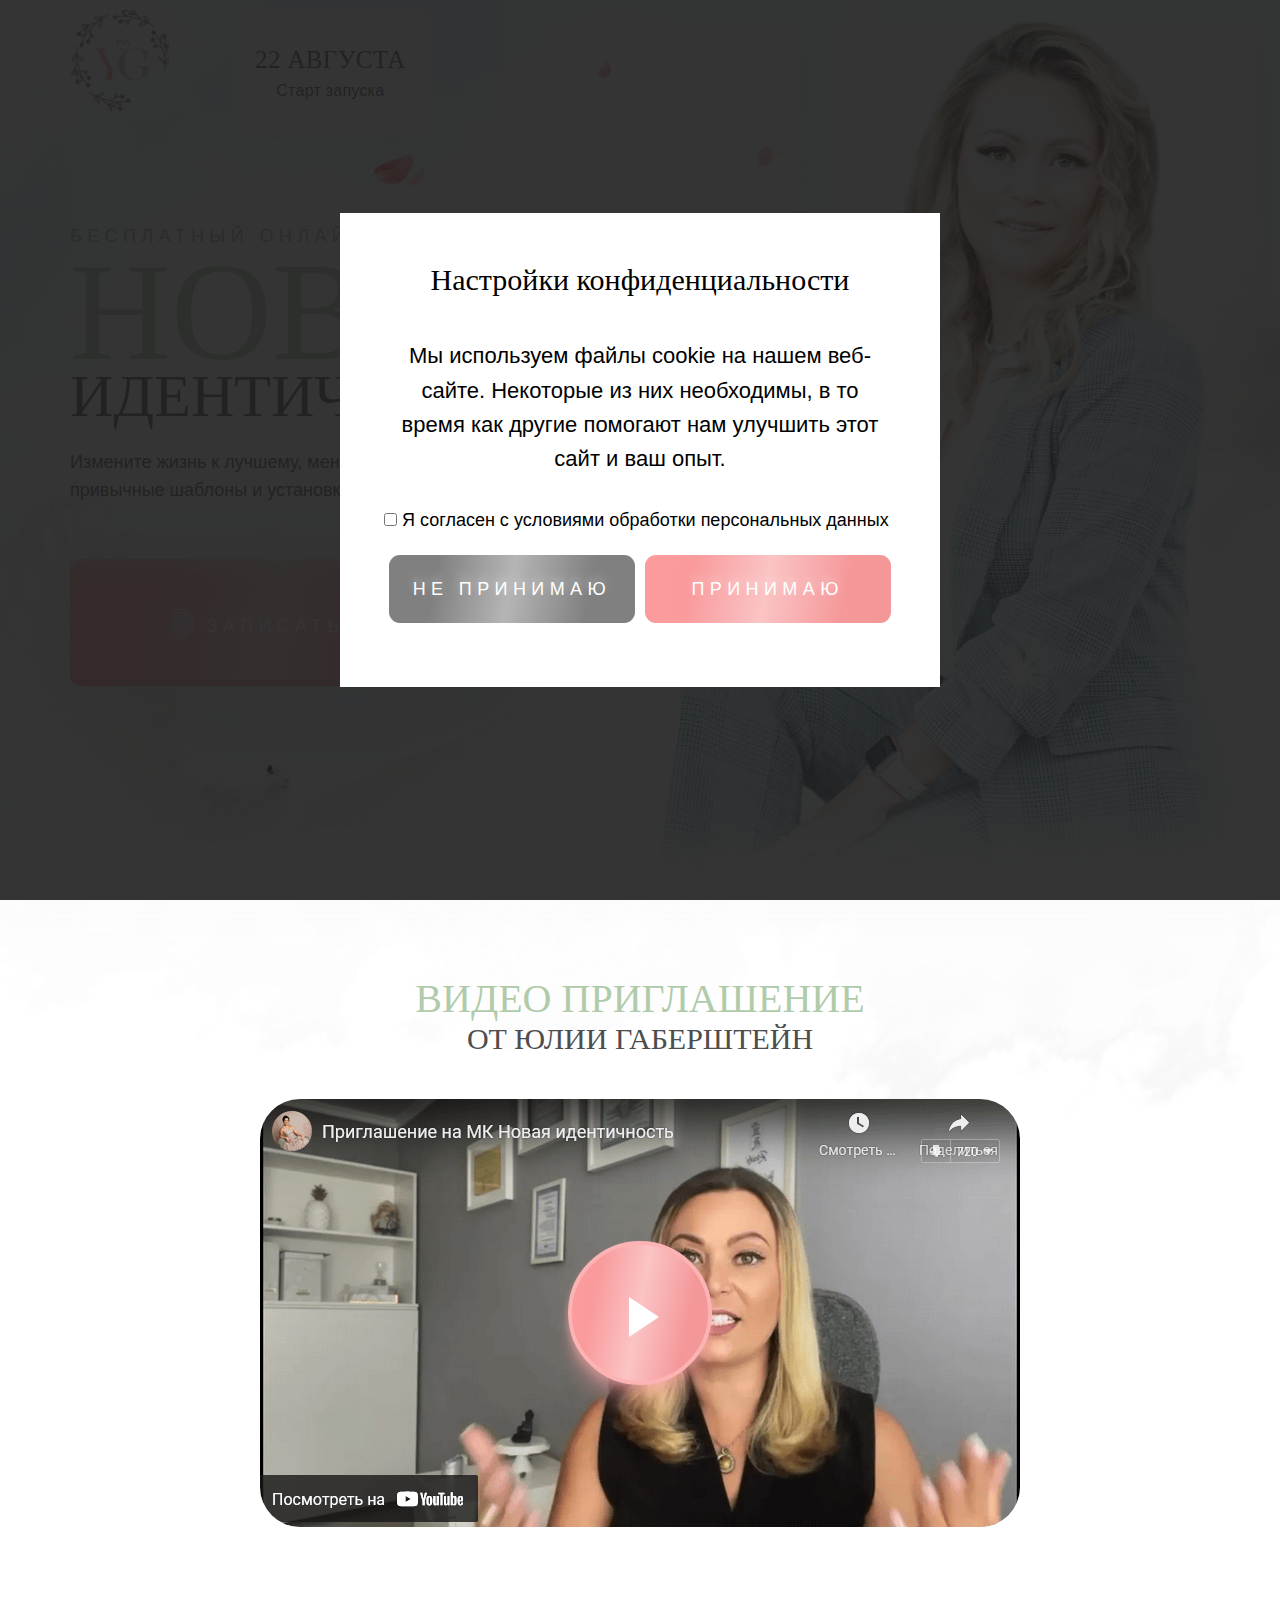
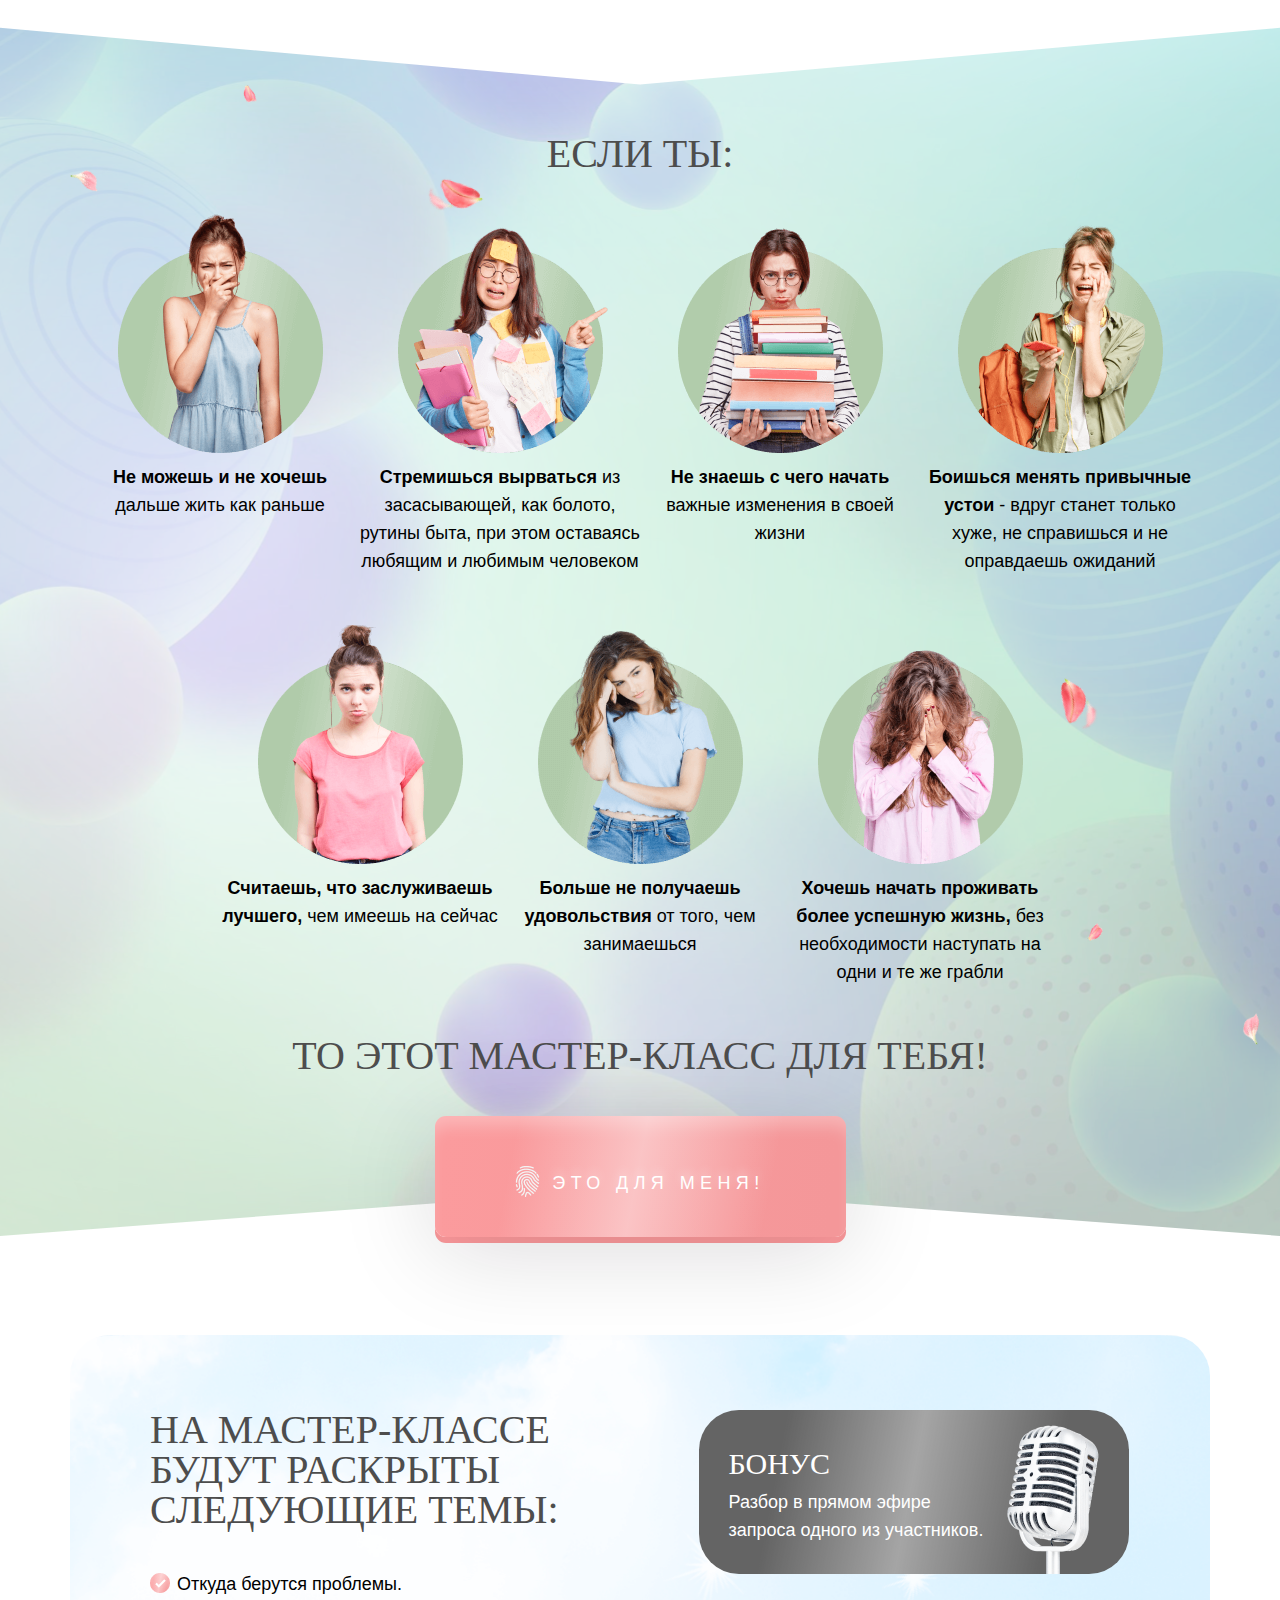
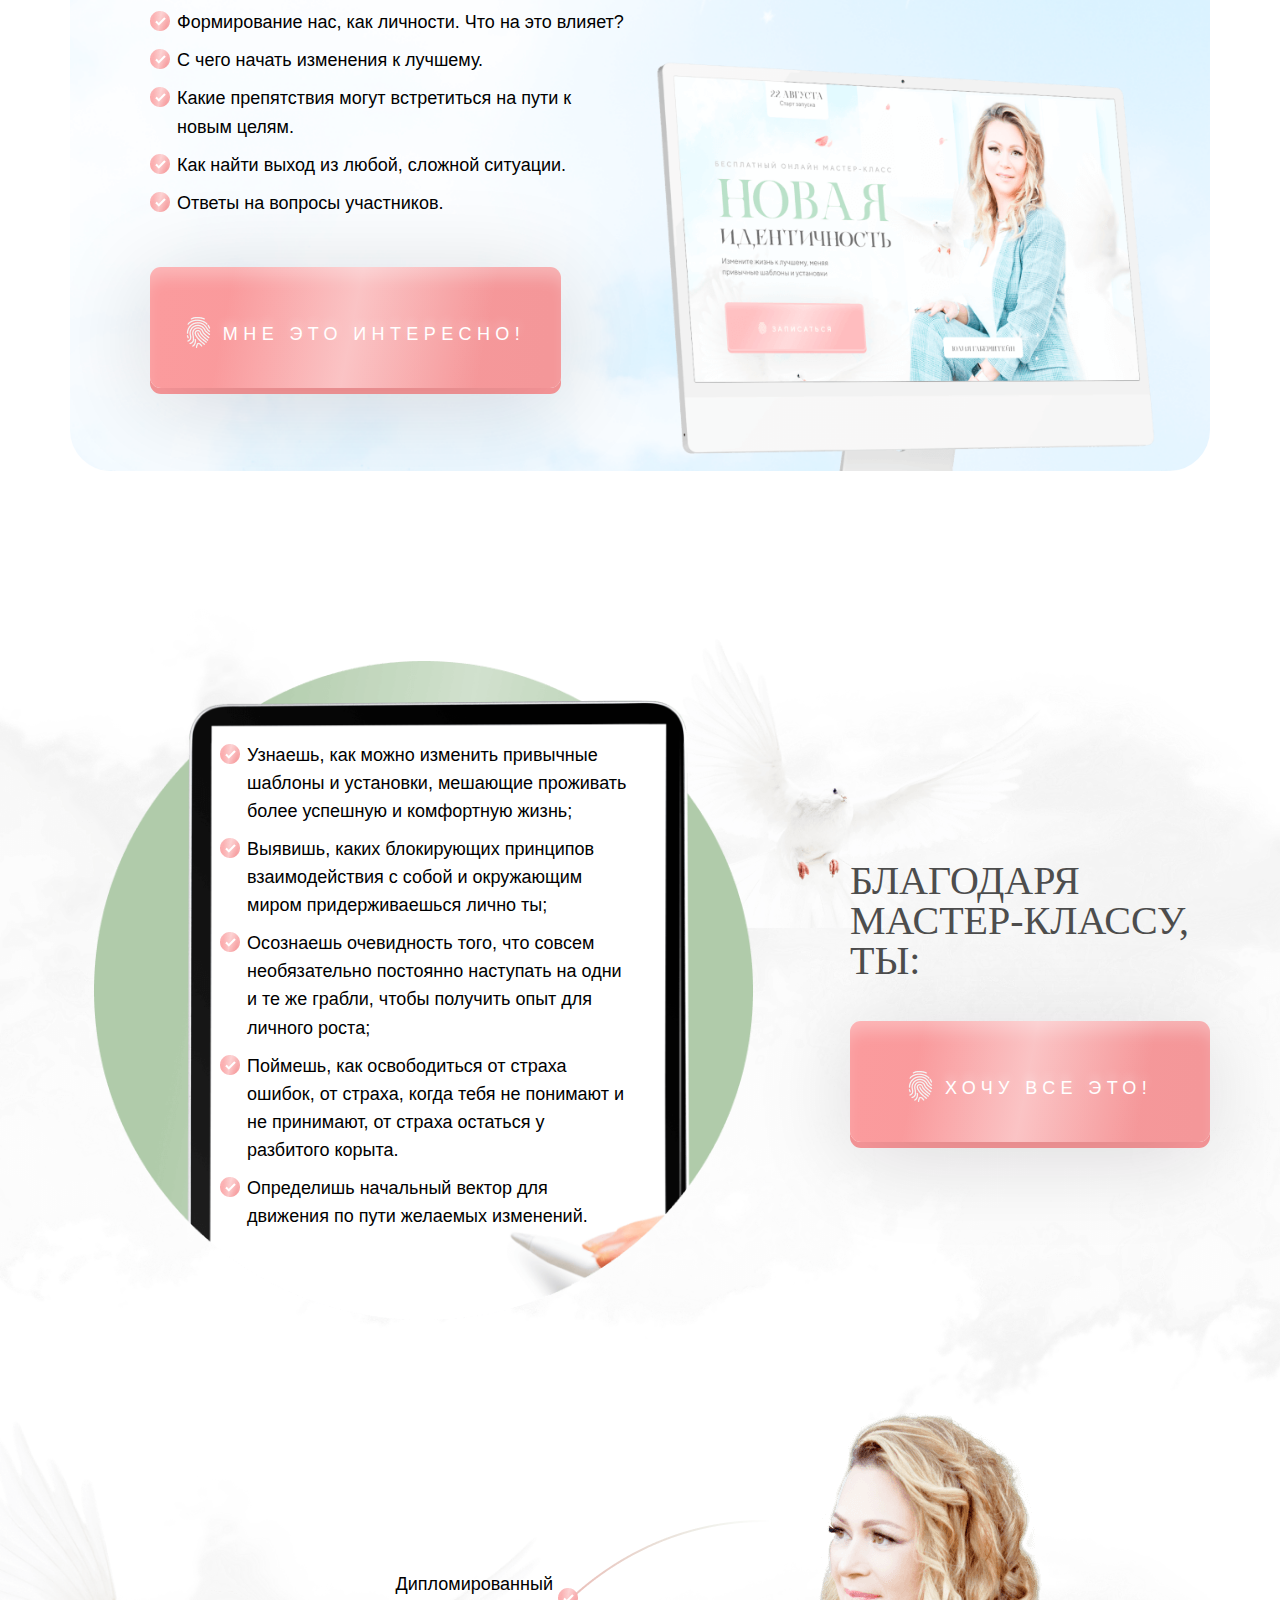
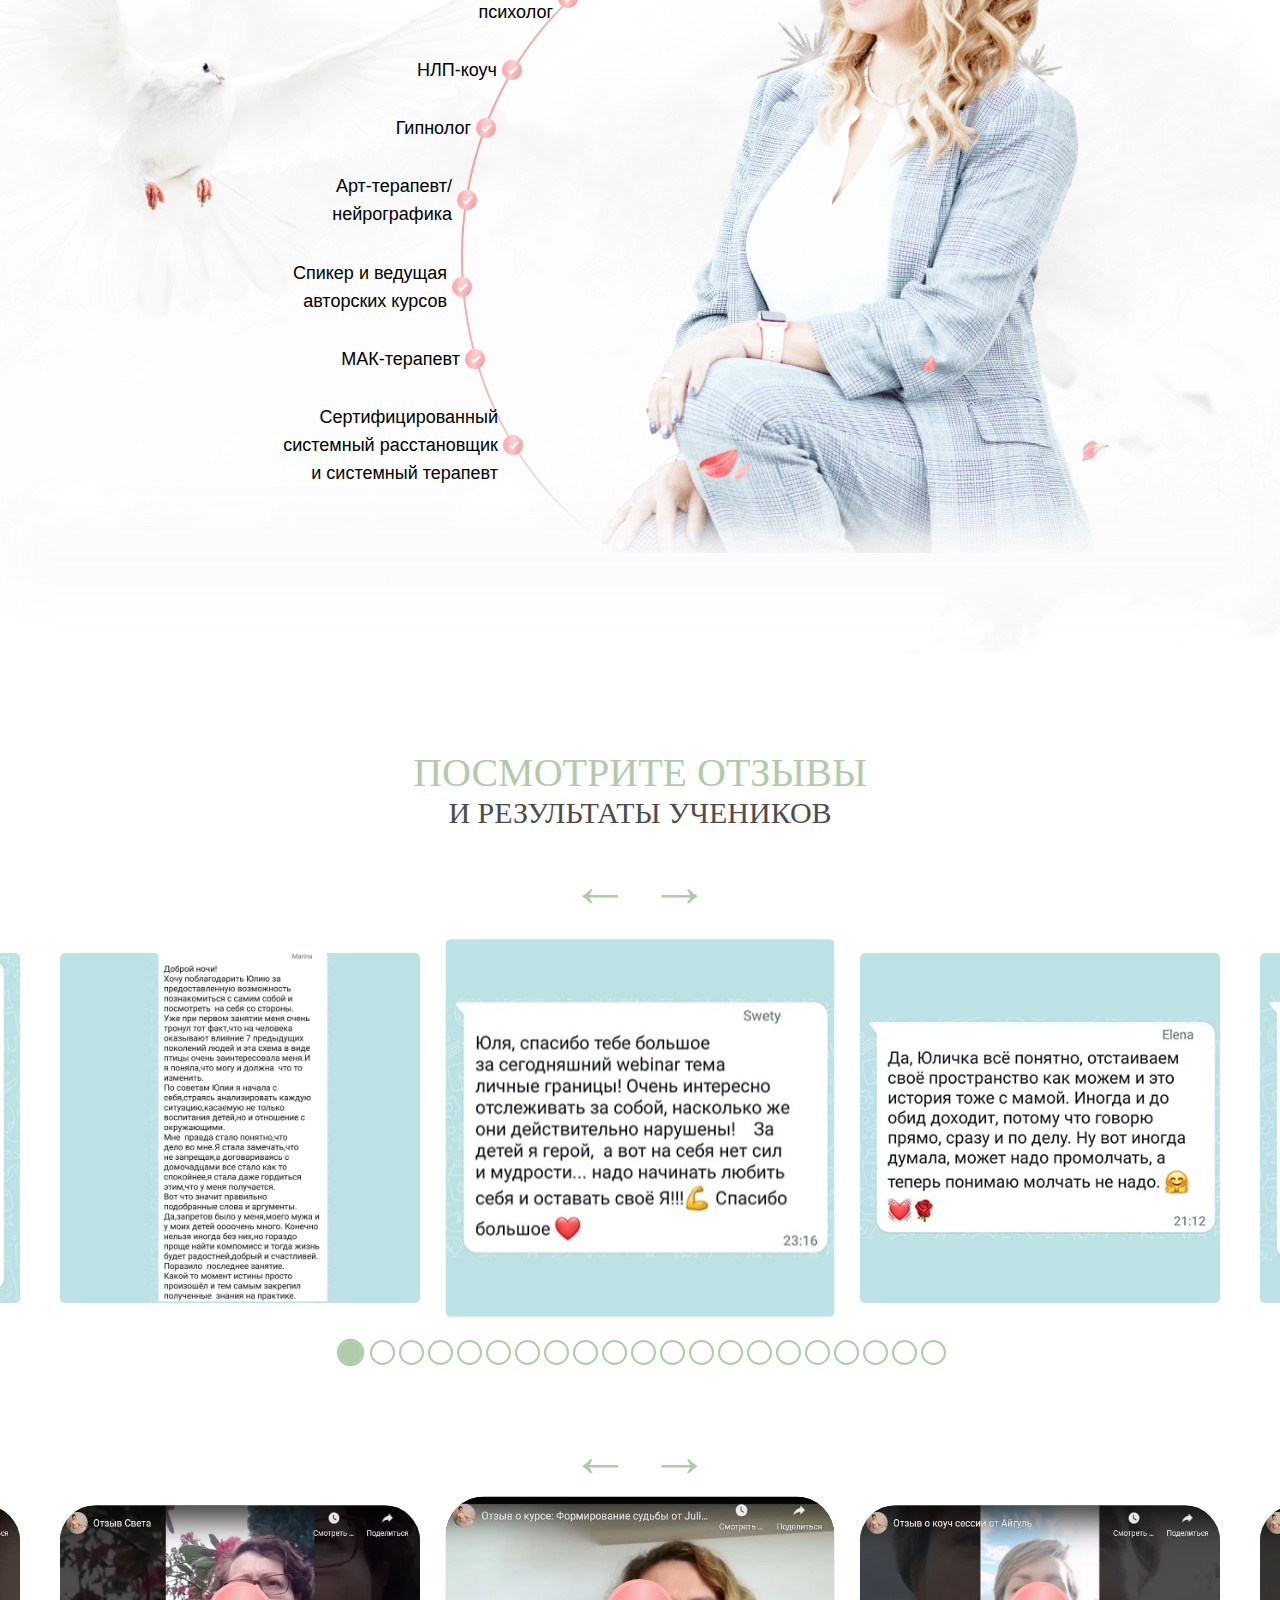
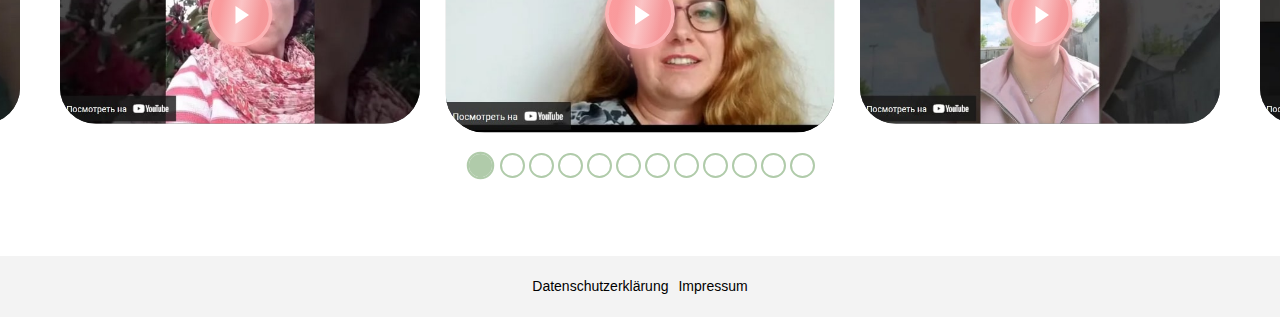
<file: index.html>
<!DOCTYPE html>
<html lang="ru">
  <head>
    <meta charset="UTF-8">
    <meta name="viewport" content="width=device-width, initial-scale=1.0">
    <meta http-equiv="X-UA-Compatible" content="ie=edge">
    <meta property="og:url" content="https://landings.gaberstein.de/new-identity/">
    <meta property="og:title" content="«Новая идентичность»">
    <meta property="og:description" content="Онлайн мастер-класс Юлии Габерштейн">
    <title>«Новая идентичность». Онлайн мастер-класс Юлии Габерштейн</title>
    <link rel="apple-touch-icon" href="favicon.svg">
    <link rel="apple-touch-icon" sizes="76x76" href="favicon.svg">
    <link rel="apple-touch-icon" sizes="120x120" href="favicon.svg">
    <link rel="apple-touch-icon" sizes="152x152" href="favicon.svg">
    <link rel="icon" type="image/x-icon" href="favicon.ico">
    <link rel="shortcut icon" type="image/x-icon" href="favicon.png">
    <link rel="stylesheet" href="css/styles.min.css">
  </head>
  <body>
    <div class="wrapper">
      <section id="main">
        <div class="container">
          <div class="content"><img class="general-img general-img-main" src="img/images/main-2.png" alt="Лепестки"/>
            <div class="row">
              <div class="col-md-6"><img class="main-logo" src="img/images/logo.png" alt="Лого"/>
                <p class="main-pre">Бесплатный <span>онлайн&nbsp;мастер-класс</span></p>
                <h1 class="main-title">Новая<small>идентичность</small></h1>
                <h2 class="main-subtitle">Измените жизнь к лучшему, меняя привычные шаблоны и установки</h2>
                <div class="main-info">
                  <p class="main-info-date">22 августа</p>
                  <p class="main-info-text">Старт запуска</p>
                </div>
                <div class="button-wrapper"><a class="button" href="https://t.me/gaberstein"><span><img src="img/images/finger.png" alt=""/>Записаться</span></a></div>
              </div>
              <div class="col-md-6"><img class="main-img-1" src="img/images/main-1.png" alt="Юлия Габерштейн"/>
              </div>
            </div>
          </div>
        </div>
      </section>
      <section id="video"><img class="general-img general-img-video" src="img/images/clouds.svg" alt="Облака"/>
        <div class="container">
          <div class="content content-video">
            <h3 class="general-title"><span>ВИДЕО приглашение</span><small>от юлии габерштейн</small>
            </h3>
            <div class="video-wrapper video-wrapper-video" data-youtube="b8JaheTk3rI"><img src="img/images/video.png" alt="Видео"/>
              <div class="play-button"></div>
            </div>
          </div>
        </div>
      </section>
      <section id="if">
        <div class="container">
          <div class="content"><img class="general-img general-img-if-1" src="img/images/if-img-1.png" alt="Лепестки"/><img class="general-img general-img-if-2" src="img/images/if-img-2.png" alt="Лепестки"/>
            <h3 class="general-title">ЕСЛИ ТЫ:
            </h3>
            <div class="if-items">
                    <div class="if-item if-item-1"><img class="if-item-img if-item-img1" src="img/images/if-1.png" alt="Не можешь и не хочешь дальше жить как раньше"/>
                      <p class="if-item-text"><span>Не можешь и не хочешь</span> дальше жить как раньше
                      </p>
                    </div>
                    <div class="if-item if-item-2"><img class="if-item-img if-item-img2" src="img/images/if-2.png" alt="Стремишься вырваться из засасывающей, как болото, рутины быта, при этом оставаясь любящим и любимым человеком"/>
                      <p class="if-item-text"><span>Стремишься вырваться</span> из засасывающей, как болото, рутины быта, при этом оставаясь любящим и любимым человеком
                      </p>
                    </div>
                    <div class="if-item if-item-3"><img class="if-item-img if-item-img3" src="img/images/if-3.png" alt="Не знаешь с чего начать важные изменения в своей жизни"/>
                      <p class="if-item-text"><span>Не знаешь с чего начать</span> важные изменения в своей жизни
                      </p>
                    </div>
                    <div class="if-item if-item-4"><img class="if-item-img if-item-img4" src="img/images/if-4.png" alt="Боишься менять привычные устои - вдруг станет только хуже, не справишься и не оправдаешь ожиданий"/>
                      <p class="if-item-text"><span>Боишься менять привычные устои</span> - вдруг станет только хуже, не справишься и не оправдаешь ожиданий
                      </p>
                    </div>
            </div>
            <div class="if-items">
                    <div class="if-item if-item-5"><img class="if-item-img if-item-img5" src="img/images/if-5.png" alt="Считаешь, что заслуживаешь лучшего, чем имеешь на сейчас"/>
                      <p class="if-item-text"><span>Считаешь, что заслуживаешь лучшего,</span> чем имеешь на сейчас
                      </p>
                    </div>
                    <div class="if-item if-item-6"><img class="if-item-img if-item-img6" src="img/images/if-6.png" alt="Больше не получаешь удовольствия от того, чем занимаешься"/>
                      <p class="if-item-text"><span>Больше не получаешь удовольствия</span> от того, чем занимаешься
                      </p>
                    </div>
                    <div class="if-item if-item-7"><img class="if-item-img if-item-img7" src="img/images/if-7.png" alt="Хочешь начать проживать более успешную жизнь, без необходимости наступать на одни и те же грабли"/>
                      <p class="if-item-text"><span>Хочешь начать проживать более успешную жизнь,</span> без необходимости наступать на одни и те же грабли
                      </p>
                    </div>
            </div>
            <h3 class="general-title general-title-if">ТО ЭТОТ МАСТЕР-КЛАСС ДЛЯ ТЕБЯ!
            </h3>
            <div class="button-wrapper button-wrapper-center"><a class="button" href="https://t.me/gaberstein"><span><img src="img/images/finger.png" alt=""/>ЭТО ДЛЯ МЕНЯ!</span></a></div>
          </div>
        </div>
      </section>
      <section id="themes">
        <div class="container">
          <div class="themes-wrapper">
            <div class="row">
              <div class="col-md-6">
                <div class="content">
                  <h3 class="general-title general-title-left">На мастер-классе будут раскрыты следующие темы:
                  </h3>
                  <ul class="general-list general-list-themes">
                    <li>Откуда берутся проблемы.</li>
                    <li>Формирование нас, как личности. Что на это влияет?</li>
                    <li>С чего начать изменения к лучшему.</li>
                    <li>Какие препятствия могут встретиться на пути к новым целям.</li>
                    <li>Как найти выход из любой, сложной ситуации.</li>
                    <li>Ответы на вопросы участников.</li>
                  </ul>
                  <div class="themes-bonus">
                    <h4 class="themes-bonus-title">Бонус</h4>
                    <p class="themes-bonus-text">Разбор в прямом эфире запроса одного из участников.</p>
                  </div>
                  <div class="button-wrapper"><a class="button" href="https://t.me/gaberstein"><span><img src="img/images/finger.png" alt=""/>Мне это интересно!</span></a></div>
                </div>
              </div>
              <div class="col-md-6"><img class="general-img general-img-themes" src="img/images/themes.png" alt="На мастер-классе будут раскрыты следующие темы:"/>
              </div>
            </div>
          </div>
        </div>
      </section>
      <section id="get">
        <div class="container">
          <div class="row">
            <div class="col-md-4 col-md-push-8">
              <h3 class="general-title general-title-left general-title-get">Благодаря мастер-классу, ты:
              </h3>
              <div class="button-wrapper mob-none"><a class="button" href="https://t.me/gaberstein"><span><img src="img/images/finger.png" alt=""/>хочу все это!</span></a></div>
            </div>
            <div class="col-md-8 col-md-pull-4">
              <div class="get-container">
                <ul class="general-list">
                  <li>Узнаешь, как можно изменить привычные шаблоны и установки, мешающие проживать более успешную и комфортную жизнь;</li>
                  <li>Выявишь, каких блокирующих принципов взаимодействия с собой и окружающим миром придерживаешься лично ты;</li>
                  <li>Осознаешь очевидность того, что совсем необязательно постоянно наступать на одни и те же грабли, чтобы получить опыт для личного роста;</li>
                  <li>Поймешь, как освободиться от страха ошибок, от страха, когда тебя не понимают и не принимают, от страха остаться у разбитого корыта.</li>
                  <li>Определишь начальный вектор для движения по пути желаемых изменений.</li>
                </ul>
              </div>
              <div class="button-wrapper d-none button-wrapper-get"><a class="button" href="https://t.me/gaberstein"><span><img src="img/images/finger.png" alt=""/>хочу все это!</span></a></div>
            </div>
          </div>
        </div>
      </section>
      <section id="author">
        <div class="container">
          <div class="content"><img class="author-img" src="img/images/yuliya.png" alt="Юлия Габерштейн"/>
            <div class="author-info">
              <ul class="general-list general-list-author">
                <li>Дипломированный психолог</li>
                <li>НЛП-коуч</li>
                <li>Гипнолог</li>
                <li>Арт-терапевт/ нейрографика</li>
                <li>Спикер и ведущая авторских курсов</li>
                <li>МАК-терапевт</li>
                <li>Сертифицированный системный расстановщик и системный терапевт</li>
              </ul>
            </div>
          </div>
        </div>
      </section>
      <section id="revs"><img class="general-img general-img-revs" src="img/images/clouds-2.svg" alt="Облака"/>
        <div class="container">
          <div class="content">
            <h3 class="general-title"><span>посмотрите отзывы</span><small>и результаты учеников</small>
            </h3>
          </div>
        </div>
        <div class="revs-slider-text"><a class="text-rev-link" href="img/revs/text-1.jpg" data-fancybox="text-revs"><img class="text-rev-img" src="img/revs/text-1.min.jpg" alt="Отзыв 1"></a><a class="text-rev-link" href="img/revs/text-2.jpg" data-fancybox="text-revs"><img class="text-rev-img" src="img/revs/text-2.min.jpg" alt="Отзыв 2"></a><a class="text-rev-link" href="img/revs/text-3.jpg" data-fancybox="text-revs"><img class="text-rev-img" src="img/revs/text-3.min.jpg" alt="Отзыв 3"></a><a class="text-rev-link" href="img/revs/text-4.jpg" data-fancybox="text-revs"><img class="text-rev-img" src="img/revs/text-4.min.jpg" alt="Отзыв 4"></a><a class="text-rev-link" href="img/revs/text-5.jpg" data-fancybox="text-revs"><img class="text-rev-img" src="img/revs/text-5.min.jpg" alt="Отзыв 5"></a><a class="text-rev-link" href="img/revs/text-6.jpg" data-fancybox="text-revs"><img class="text-rev-img" src="img/revs/text-6.min.jpg" alt="Отзыв 6"></a><a class="text-rev-link" href="img/revs/text-7.jpg" data-fancybox="text-revs"><img class="text-rev-img" src="img/revs/text-7.min.jpg" alt="Отзыв 7"></a><a class="text-rev-link" href="img/revs/text-8.jpg" data-fancybox="text-revs"><img class="text-rev-img" src="img/revs/text-8.min.jpg" alt="Отзыв 8"></a><a class="text-rev-link" href="img/revs/text-9.jpg" data-fancybox="text-revs"><img class="text-rev-img" src="img/revs/text-9.min.jpg" alt="Отзыв 9"></a><a class="text-rev-link" href="img/revs/text-10.jpg" data-fancybox="text-revs"><img class="text-rev-img" src="img/revs/text-10.min.jpg" alt="Отзыв 10"></a><a class="text-rev-link" href="img/revs/text-11.jpg" data-fancybox="text-revs"><img class="text-rev-img" src="img/revs/text-11.min.jpg" alt="Отзыв 11"></a><a class="text-rev-link" href="img/revs/text-12.jpg" data-fancybox="text-revs"><img class="text-rev-img" src="img/revs/text-12.min.jpg" alt="Отзыв 12"></a><a class="text-rev-link" href="img/revs/text-13.jpg" data-fancybox="text-revs"><img class="text-rev-img" src="img/revs/text-13.min.jpg" alt="Отзыв 13"></a><a class="text-rev-link" href="img/revs/text-14.jpg" data-fancybox="text-revs"><img class="text-rev-img" src="img/revs/text-14.min.jpg" alt="Отзыв 14"></a><a class="text-rev-link" href="img/revs/text-15.jpg" data-fancybox="text-revs"><img class="text-rev-img" src="img/revs/text-15.min.jpg" alt="Отзыв 15"></a><a class="text-rev-link" href="img/revs/text-16.jpg" data-fancybox="text-revs"><img class="text-rev-img" src="img/revs/text-16.min.jpg" alt="Отзыв 16"></a><a class="text-rev-link" href="img/revs/text-17.jpg" data-fancybox="text-revs"><img class="text-rev-img" src="img/revs/text-17.min.jpg" alt="Отзыв 17"></a><a class="text-rev-link" href="img/revs/text-18.jpg" data-fancybox="text-revs"><img class="text-rev-img" src="img/revs/text-18.min.jpg" alt="Отзыв 18"></a><a class="text-rev-link" href="img/revs/text-19.jpg" data-fancybox="text-revs"><img class="text-rev-img" src="img/revs/text-19.min.jpg" alt="Отзыв 19"></a><a class="text-rev-link" href="img/revs/text-20.jpg" data-fancybox="text-revs"><img class="text-rev-img" src="img/revs/text-20.min.jpg" alt="Отзыв 20"></a><a class="text-rev-link" href="img/revs/text-21.jpg" data-fancybox="text-revs"><img class="text-rev-img" src="img/revs/text-21.min.jpg" alt="Отзыв 21"></a>
        </div>
        <div class="revs-slider">
          <div>
            <div class="video-wrapper video-wrapper-revs" data-youtube="9yJC0xxMXC0" data-img="img/revs/video-1.jpg"><img src="img/revs/video-1.jpg" alt="Отзыв 1">
              <div class="play-button play-button-rev"></div>
            </div>
          </div>
          <div>
            <div class="video-wrapper video-wrapper-revs" data-youtube="QsjWxnTTxPk" data-img="img/revs/video-2.jpg"><img src="img/revs/video-2.jpg" alt="Отзыв 2">
              <div class="play-button play-button-rev"></div>
            </div>
          </div>
          <div>
            <div class="video-wrapper video-wrapper-revs" data-youtube="Zv7NAac0uxs" data-img="img/revs/video-3.jpg"><img src="img/revs/video-3.jpg" alt="Отзыв 3">
              <div class="play-button play-button-rev"></div>
            </div>
          </div>
          <div>
            <div class="video-wrapper video-wrapper-revs" data-youtube="Aslwtqgo42Q" data-img="img/revs/video-4.jpg"><img src="img/revs/video-4.jpg" alt="Отзыв 4">
              <div class="play-button play-button-rev"></div>
            </div>
          </div>
          <div>
            <div class="video-wrapper video-wrapper-revs" data-youtube="48CaJwxzLR4" data-img="img/revs/video-5.jpg"><img src="img/revs/video-5.jpg" alt="Отзыв 5">
              <div class="play-button play-button-rev"></div>
            </div>
          </div>
          <div>
            <div class="video-wrapper video-wrapper-revs" data-youtube="XFP37dFsuw8" data-img="img/revs/video-6.jpg"><img src="img/revs/video-6.jpg" alt="Отзыв 6">
              <div class="play-button play-button-rev"></div>
            </div>
          </div>
          <div>
            <div class="video-wrapper video-wrapper-revs" data-youtube="GDpRZRxD_As" data-img="img/revs/video-7.jpg"><img src="img/revs/video-7.jpg" alt="Отзыв 7">
              <div class="play-button play-button-rev"></div>
            </div>
          </div>
          <div>
            <div class="video-wrapper video-wrapper-revs" data-youtube="ZLOrJwiczgM" data-img="img/revs/video-8.jpg"><img src="img/revs/video-8.jpg" alt="Отзыв 8">
              <div class="play-button play-button-rev"></div>
            </div>
          </div>
          <div>
            <div class="video-wrapper video-wrapper-revs" data-youtube="keD_bIRvDQw" data-img="img/revs/video-9.jpg"><img src="img/revs/video-9.jpg" alt="Отзыв 9">
              <div class="play-button play-button-rev"></div>
            </div>
          </div>
          <div>
            <div class="video-wrapper video-wrapper-revs" data-youtube="SgcGSrwr-JM" data-img="img/revs/video-10.jpg"><img src="img/revs/video-10.jpg" alt="Отзыв 10">
              <div class="play-button play-button-rev"></div>
            </div>
          </div>
          <div>
            <div class="video-wrapper video-wrapper-revs" data-youtube="1v5el84wALM" data-img="img/revs/video-11.jpg"><img src="img/revs/video-11.jpg" alt="Отзыв 11">
              <div class="play-button play-button-rev"></div>
            </div>
          </div>
          <div>
            <div class="video-wrapper video-wrapper-revs" data-youtube="nnng6ftQmyQ" data-img="img/revs/video-12.jpg"><img src="img/revs/video-12.jpg" alt="Отзыв 12">
              <div class="play-button play-button-rev"></div>
            </div>
          </div>
        </div>
      </section>
    </div>
    <footer>
      <div class="container"><a class="button-up" href="#DAT">Datenschutzerklärung</a><a class="button-up impressum" href="#Impressum">Impressum</a>
      </div>
    </footer>
    <div class="modal modal-black modal-cookies">
      <h4 class="cookies-modal-title">Настройки конфиденциальности</h4>
      <p class="cookies-modal-text">Мы используем файлы cookie на нашем веб-сайте. Некоторые из них необходимы, в то время как другие помогают нам улучшить этот сайт и ваш опыт.</p>
      <div class="checking-cookies">
        <div class="checking">
          <input class="check check-cookies" type="checkbox" id="check-c">
          <label class="check-label" for="check-c">Я согласен с <a class="button-up" href="#AGB">условиями обработки</a> персональных данных</label>
        </div>
        <div class="checking-buttons">
          <button class="button button-cookies button-cookies-no">Не принимаю</button>
          <button class="button button-cookies button-cookies-yes" disabled>Принимаю</button>
        </div>
      </div>
    </div>
    <div class="modal modal-black" id="Impressum">
      <h4>Impressum</h4>
      <h5>ANGABEN NACH § 5 TMG SOWIE DL-InfoV</h5>
      <p>Psychologische Beraterin und Coach Yuliya Gaberstein</p>
      <p>Gehrdener Deich 24a</p>
      <p>21423 Winsen</p>
      <p>Tel: <a href="tel:+ 49 173 8570624">+ 49 173 8570624</a></p>
      <p>E-Mail: <a href="mailto:gaberstein@web.de">gaberstein@web.de</a></p>
      <p>Umsatzsteuer-Identifikationsnummer gem. § 27a UStG: DE 47 268 507 198</p>
      <p><span>Inhaltlich Verantwortlicher: Yulia Gaberstein (Anschrift s.o.)</span></p>
      <h5>HAFTUNG FÜR INHALTE</h5>
      <p>Alle Inhalte unseres Internetauftritts wurden mit größter Sorgfalt und nach bestem Gewissen erstellt. Für die Richtigkeit, Vollständigkeit und Aktualität der Inhalte können wir jedoch keine Gewähr übernehmen. Als Dienstanbieter sind wir gemäß § 7 Abs.1 TMG für eigene Inhalte auf diesen Seiten nach den allgemeinen Gesetzen verantwortlich. Nach §§ 8 bis 10 TMG sind wir als Dienstanbieter jedoch nicht verpflichtet, übermittelte oder gespeicherte fremde Informationen zu überwachen oder nach Umständen zu forschen, die auf eine rechtswidrige Tätigkeit hinweisen. Verpflichtungen zur Entfernung oder Sperrung der Nutzung von Informationen nach den allgemeinen Gesetzen bleiben hiervon unberührt.</p>
      <p>Eine diesbezügliche Haftung ist jedoch erst ab dem Zeitpunkt der Kenntniserlangung einer konkreten Rechtsverletzung möglich. Bei Bekanntwerden von den o.g. Rechtsverletzungen werde ich diese Inhalte unverzüglich entfernen.</p>
      <h5>URHEBERRECHT</h5>
      <p>Die auf unserer Seite veröffentlichen Inhalte und Werke unterliegen dem deutschen Urheberrecht (<a href="http://www.gesetze-im-internet.de/bundesrecht/urhg/gesamt.pdf" target="_blank">http://www.gesetze-im-internet.de/bundesrecht/urhg/gesamt.pdf)</a>. Die ervielfältigung, Bearbeitung, Verbreitung und jede Art der Verwertung des geistigen Eigentums in ideeller und materieller Sicht des Urhebers außerhalb der Grenzen des Urheberrechtes bedürfen der vorherigen schriftlichen Zustimmung des jeweiligen Urhebers i.S.d. Urhebergesetzes (http://www.gesetze-im-internet.de/bundesrecht/urhg/gesamt.pdf ). Downloads und Kopien dieser Seite sind nur für den privaten und nicht kommerziellen Gebrauch erlaubt. Sind die Inhalte auf unserer Webseite nicht von uns erstellt wurden, sind die Urheberrechte Dritter zu beachten. Die Inhalte Dritter werden als solche kenntlich gemacht. Sollten Sie trotzdem auf eine Urheberrechtsverletzung aufmerksam werden, bitten wir um einen entsprechenden Hinweis. Bei Bekanntwerden von Rechtsverletzungen werden wir derartige Inhalte unverzüglich entfernen.</p>
      <h5>HINWEIS NACH ONLINE-STREITBETEILIGUNGS-VERORDNUNG</h5>
      <p>Nach geltendem Recht sind wir verpflichtet, Verbraucher auf die Existenz der Europäischen Online-Streitbeilegungs-Plattform hinzuweisen, die für die Beilegung von Streitigkeiten genutzt werden kann, ohne dass ein Gericht eingeschaltet werden muss.</p>
      <p>Die Europäische Kommission stellt eine Plattform zur Online-Streitbeilegung (OS) bereit, die Sie unter <a href="http://ec.europa.eu/consumers/odr/" target="_blank">http://ec.europa.eu/consumers/odr/</a>finden.</p>
      <p>Wir weisen Sie darauf hin, dass wir nicht bereit sind, an Streitbeilegungsverfahren vor einer Verbraucherschlichtungsstelle teilzunehmen.</p>
    </div>
    <div class="modal modal-black" id="DAT">
      <h4>Datenschutzerklärung</h4>
      <h6>1. Name und Kontaktdaten des für die Verarbeitung Verantwortlichen </h6>
      <p>Diese Datenschutz-Information gilt für die Datenverarbeitung durch: </p><br>
      <h5>Verantwortlicher:</h5>
      <p>Psychologische Beraterin und Coach Yuliya Gaberstein </p>
      <p>Gehrdener Deich 24a</p>
      <p>21423 Winsen</p>
      <p>Telefon:<a href="tel:+ 49 173 8570624">+ 49 173 8570624</a></p>
      <p>E-Mail:<a href="mailto:gaberstein@web.de">gaberstein@web.de</a></p>
      <p>Soweit im Zusammenhang mit unserer Seite personenbezogene Daten verarbeitet werden und Facebook allein über die Zwecke und Mittel der Verarbeitung entscheidet, ist</p>
      <p>Facebook Ireland Limited (im Folgenden „Facebook Ireland“)</p>
      <p>4 Grand Canal Square</p>
      <p>Grand Canal Harbour </p>
      <p>Dublin 2</p>
      <p>Ireland</p>
      <p>alleinige Verantwortliche für die Verarbeitung.</p>
      <h6>2. Erhebung und Speicherung personenbezogener Daten sowie Art und Zweck von deren Verwendung</h6>
      <h6>a) Beim Besuch der Website</h6>
      <p>Beim Aufrufen unserer Website <a href="www.gaberstein.de" target="_blank">www.gaberstein.de</a> werden durch den auf Ihrem Endgerät zum Einsatz kommen- den Browser automatisch Informationen an den Server unserer Website gesendet. Diese Informationen werden temporär in einem sog. Logfile gespeichert. Folgende Informationen werden dabei ohne Ihr Zutun erfasst und bis zur automatisierten Löschung gespeichert:</p>
      <ul>
        <li>IP-Adresse des anfragenden Rechners,</li>
        <li>Datum und Uhrzeit des Zugriffs,</li>
        <li>Name und URL der abgerufenen Datei,</li>
        <li>Website, von der aus der Zugriff erfolgt (Referrer-URL),</li>
        <li>verwendeter Browser und ggf. das Betriebssystem Ihres Rechners sowie der Name Ihres Access-Providers.</li>
      </ul>
      <p>Die genannten Daten werden durch uns zu folgenden Zwecken verarbeitet:</p>
      <ul>
        <li>Gewährleistung eines reibungslosen Verbindungsaufbaus der Website,</li>
        <li>Gewährleistung einer komfortablen Nutzung unserer Website,</li>
        <li>Auswertung der Systemsicherheit und -stabilität sowie • zu weiteren administrativen Zwecken.</li>
      </ul>
      <p>Die Rechtsgrundlage für die Datenverarbeitung ist Art. 6 Abs. 1 S. 1 lit. f DSGVO. Unser berechtigtes Interesse folgt aus oben aufgelisteten Zwecken zur Datenerhebung. In keinem</p>
      <p>Fall verwenden wir die erhobenen Daten zu dem Zweck, Rückschlüsse auf Ihre Person zu ziehen.</p>
      <p>Darüber hinaus setzen wir beim Besuch unserer Website Cookies sowie Analysedienste ein und veröffentlichen mit Ihrer Zustimmung Ihr Feedback über unsere Leistungen.</p>
      <p>Nähere Erläuterungen dazu erhalten Sie unter den Ziff. 4 und 5 dieser Datenschutzerklärung.</p>
      <h6>b) Bei Anmeldung für unseren Newsletter</h6>
      <p>Sofern Sie nach Art. 6 Abs. 1 S. 1 lit. a DSGVO ausdrücklich eingewilligt haben, verwenden wir Ihre E-Mail-Adresse dafür, Ihnen regelmäßig unseren Newsletter zu übersenden. Für den Empfang des Newsletters ist die Angabe einer E-Mail-Adresse ausreichend.</p>
      <p>Die Abmeldung ist jederzeit möglich, zum Beispiel über einen Link am Ende eines jeden Newsletters. Alternativ können Sie Ihren Abmeldewunsch gerne auch jederzeit an <a href="mailto:gaberstein@web.de">gaberstein@web.de</a> per E-Mail senden.</p>
      <h6>c) Bei Nutzung unseres Kontaktformulars</h6>
      <p>Bei Fragen jeglicher Art bieten wir Ihnen die Möglichkeit, mit uns über ein auf der Website bereitgestelltes Formular Kontakt aufzunehmen. Dabei ist die Angabe einer gültigen E- Mail- Adresse erforderlich, damit wir wissen, von wem die Anfrage stammt und um diese beantworten zu können. Weitere Angaben können freiwillig getätigt werden.</p>
      <p>Die Datenverarbeitung zum Zwecke der Kontaktaufnahme mit uns erfolgt nach Art. 6 Abs. 1 S. 1 lit. a DSGVO auf Grundlage Ihrer freiwillig erteilten Einwilligung.</p>
      <p>Die für die Benutzung des Kontaktformulars von uns erhobenen personenbezogenen Daten werden nach Erledigung der von Ihnen gestellten Anfrage automatisch gelöscht.</p>
      <h6>d) Datenverarbeitung durch Facebook Ireland</h6>
      <p>Die Instagram-Datenschutzrichtlinie (siehe <a href="https://help.instagram.com/519522125107875" target="_blank">https://help.instagram.com/519522125107875) </a>beschreibt die Informationen, die zur Unterstützung von Facebook, Instagram, Messenger und anderen von Facebook angebotenen Produkten und Funktionen (Facebook-Produkte oder Produkte) verarbeitet werden</p>
      <p>Es werden Inhalte, Kommunikationen und sonstigen Informationen, die Sie bereitstellen, wenn Sie die Produkte nutzen, erfasst; dazu gehören auch Ihre Registrierung für ein Konto, das Erstellen oder Teilen von Inhalten sowie der Nachrichtenaustausch bzw. das Kommunizieren mit anderen. Dies kann Informationen über die von Ihnen bereitgestellten Inhalte oder solche, die in ihnen enthalten sind (wie Metadaten) umfassen, wie z. B. den Aufnahme-Standort eines Fotos oder das Datum, an dem eine Datei erstellt wurde. Es kann auch das umfassen, was Sie durch von Instagram bereitgestellte Funktionen, wie z. B. Kamera, sehen, damit Instagram Ihnen beispielsweise Masken und Filter, die Ihnen gefallen könnten, vorschlagen oder Ihnen Tipps für die Verwendung des Hochformats geben können. Die Systeme verarbeiten von Ihnen bereitgestellte Inhalte und Mitteilungen automatisch, um den Kontext und die in ihnen enthaltenen Details für die unten beschriebenen Zwecke zu analysieren.</p>
      <p>Ferner werden Informationen über die Personen, Seiten, Konten, Hashtags und Gruppen, mit denen Sie verbunden sind erfasst, und darüber, wie Sie mit ihnen in Instagram-Produkten</p>
      <p>interagieren. Außerdem werden Kontaktinformationen gesammelt, wenn Sie diese von einem Gerät hochladen, synchronisieren oder importieren.</p>
      <p>Es wird darüber hinaus erfasst, wie Sie die Instagram-Produkte nutzen, beispielsweise über die Arten von Inhalten, die Sie sich ansehen bzw. mit denen Sie interagieren, über die von Ihnen genutzten Funktionen, über die von Ihnen durchgeführten Handlungen, über die Personen oder Konten, mit denen Sie interagieren, und über die Zeit, Häufigkeit und Dauer Ihrer Aktivitäten. Zum Beispiel wird protokolliert, wenn Sie die Produkte gerade nutzen bzw. wann Sie diese zuletzt genutzt haben, und welche Beiträge, Videos und sonstigen Inhalte Sie sich ansehen. Es werden auch Informationen darüber erfasst, wie Sie die Funktionen wie Kamera nutzen.</p>
      <p>Es werden ebenso Informationen von und über von Ihnen genutzte(n) Computer(n), Telefone(n), Connected TVs und andere(n) mit dem Internet verbundene(n) Geräte(n), die über eine Integration mit den Produkten verfügen, erfasst. Diese Informationen werden kombiniert über verschiedene von Ihnen genutzten Geräte hinweg. Es werden Informationen verwendet, die über Ihre Nutzung der Produkte auf Ihrem Telefon gesammelt wurden, für eine bessere Personalisierung der Inhalte (einschließlich Werbeanzeigen) oder Funktionen, die Sie sehen, wenn Sie die Produkte auf einem anderen Gerät nutzen, wie z. B. Ihrem Laptop oder Tablet, oder um zu messen, ob Sie als Reaktion auf eine Werbeanzeige, die Ihnen auf Ihrem Telefon gezeigt wird, auf einem anderen Gerät eine Handlung vorgenommen haben.</p>
      <p>Die Informationen, die von Ihren Geräten erhalten werden, beinhalten:</p>
      <ul>
        <li>Geräteattribute: Informationen wie das Betriebssystem, Hardware- und Software- Versionen, Batteriestand, Signalstärke, verfügbarer Speicherplatz, Browsertyp, App- und Dateinamen und -arten sowie Plug-Ins.</li>
        <li>Vorgänge auf dem Gerät: Informationen über die auf dem Gerät durchgeführten Vorgänge und Tätigkeiten, beispielsweise ob sich ein Fenster im Vordergrund oder Hintergrund befindet oder Mausbewegungen (das kann dabei helfen, Menschen von Robotern zu unterscheiden).</li>
        <li>Identifikatoren: Eindeutige Identifikatoren, Geräte-IDs und sonstige Identifikatoren, wie solche von Spielen, Apps oder Konten, die du nutzt, und Familiengeräte-IDs (oder sonstige Identifikatoren, die für die mit demselben Gerät oder Konto verknüpften Produkte der Facebook-Unternehmen eindeutig sind).</li>
        <li>Gerätesignale: Bluetooth-Signale und Informationen über WLAN-Zugangspunkte, Beacons und Funkzellentürme in der Nähe.</li>
        <li>Daten aus den Geräteeinstellungen: Informationen, deren Erhalt Sie durch die von Ihnen aktivierten Geräteeinstellungen gestatten, wie den Zugriff auf Ihren GPS- Standort, Ihre Kamera oder Fotos.</li>
        <li>Netzwerk und Verbindungen: Informationen wie der Name Ihres Mobilfunk- oder Internetanbieters, die Sprache, Zeitzone, Mobiltelefonnummer, IP-Adresse oder Verbindungsgeschwindigkeit und in einigen Fällen Informationen über andere in der Nähe oder in Ihrem Netzwerk befindliche Geräte.</li>
        <li>Cookie-Daten: Daten von auf Ihrem Gerät gespeicherten Cookies, einschließlich Cookie-IDs und - Einstellungen.</li>
      </ul>
      <h6>f) Datenverarbeitung bei Interaktionen auf unserer Instagram-Seite</h6>
      <p>Unsere Instagram-Seite bietet Ihnen die Möglichkeit, auf unsere Beiträge zu reagieren, diese zu kommentieren und uns private Nachrichten zu schicken. Ebenso besteht die Möglichkeit, eine Dienstleistung zu erwerben.</p>
      <p>Bitte prüfen Sie sorgfältig, welche personenbezogenen Daten Sie uns über unsere Instagram- Seite mitteilen. Wenn Sie vermeiden möchten, dass Facebook von Ihnen an uns übermittelte persönliche Daten verarbeitet, nehmen Sie bitte auf anderem Wege Kontakt mit uns auf.</p>
      <p>Zusätzlich zu den von Ihnen übermittelten Inhalten sind für uns abhängig von Ihren Privatsphäre-Einstellungen Informationen zu Ihrem Profil, Ihren Gefällt-mir-Angaben und Ihren Beiträgen sichtbar.</p>
      <p>Die Verarbeitung Ihrer Daten bei Kontaktaufnahme oder Interaktion mit unserer Instagram- Seite oder ihren Inhalten erfolgt durch uns auf Grundlage des Art. 6 Abs. 1 S. 1 lit. f DSGVO. Unser berechtigtes Interesse besteht in der Beantwortung Ihres Anliegens. Zielt Ihre Kontaktaufnahme auf den Abschluss eines Vertrages ab, so ist zusätzliche Rechtsgrundlage für die Verarbeitung Art. 6 Abs. 1 S. 1 lit. b DSGVO.</p>
      <p>Wir verarbeiten die in diesem Zusammenhang von Ihnen angegeben und für uns ggf. zugänglichen Daten zur Wahrung unserer im Rahmen einer Interessenabwägung überwiegenden berechtigten Interessen am Kontakt zu und der Kommunikation mit unseren Interessenten und veröffentlichen mit Ihrer Zustimmung Ihr Feedback über unsere Leistungen. Hierin liegen auch unsere berechtigten Interessen an der Datenverarbeitung nach Art. 6 Abs. 1 S. 1 lit. f DSGVO.</p>
      <p>Sämtliche Daten, welche im Rahmen einer Bestellabwicklung Ihnen eingegeben werden, werden gespeichert. Dazu gehören:</p>
      <ul>
        <li>Name, Vorname</li>
        <li>Adresse</li>
        <li>Zahldaten</li>
        <li>E-Mail-Adresse</li>
      </ul>
      <p>Ihre Daten werden, soweit es uns möglich ist, bei Einstellung des Betriebs unserer Instagram- Seite gelöscht. Sofern eine weitergehende Speicherung dieser Daten durch Facebook Ireland erfolgt, richtet diese sich ausschließlich nach den Bestimmungen in der Instagram- Datenschutzrichtlinie und Instagram-Nutzungsbedingungen.</p>
      <p>Da wir unsere Instagram-Seite als Business-Profil eingerichtet haben, nutzen wir von Facebook Ireland bereitgestellte anonymisierte Seitenstatistiken („Instagram Insights”), die uns Erkenntnisse über die Besucher unserer Instagram-Seite und deren Interaktionen mit unserer Instagram-Seite und ihren Inhalten liefern. Wir leisten keinen Beitrag zur Entscheidung über die Mittel und Zwecke der Verarbeitung von Ereignis-Daten, die der Erstellung von Seitenstatistiken dienen. Die Statistiken beinhalten folgende Informationen:</p>
      <ul>
        <li>Reichweite, Seitenaufrufe, Verweildauer bei Videobeiträgen,</li>
        <li>Interaktionen wie einen Beitrag mit “Gefällt mir” kennzeichnen, Kommentieren oder Teilen von Beiträgen,</li>
        <li>Demographische Angaben zu Alter, Geschlecht und Standort.</li>
      </ul>
      <p>Wir verwenden diese Daten, um Trends zu erkennen. Ein Rückbezug zu Personen, die diese Ereignisse ausgelöst haben, ist für uns nicht möglich.</p>
      <h6>g) Bei Anmeldung zu unseren Seminaren</h6>
      <p>Bei Anmeldung werden Ihre Daten durch Pruffme Ltd bearbeitet. Hierzu nehmen wir vollumfänglich Bezug auf die aktuelle Datenschutzerklärung der Pruffme Ltd, die unter <a href="https://pruffme.com//pages/privacy/ " target="_blank">https://pruffme.com//pages/privacy/ </a>abzurufen ist.</p>
      <h6>i) Bei Bezahlungsvorgang</h6>
      <p>Sie können unsere Seminare auch mit PayPal bezahlen. In diesem Zusammenhang nehmen wir vollumfänglich Bezug auf die aktuelle Datenschutzerklärung des vorgenannten Zahlungsdienstleisters, die unter <a href="https://www.paypal.com/myaccount/privacy/privacyhub" target="_blank">https://www.paypal.com/myaccount/privacy/privacyhub </a>abzurufen ist.</p>
      <h6>j) Bei Landing</h6>
      <p>Für weitere Werbungszwecke werden Ihre Daten durch <a href="https://autoweboffice.com" target="_blank">https://autoweboffice.com</a>WordPress, Borlabs und Getspace bearbeitet. Hierzu nehmen wir vollumfänglich Bezug auf die aktuellen Datenschutzerklärungen der vorgenannten Anbieter, die für Sie unter</p>
      <p><a href="https://automattic.com/de/privacy/" target="_blank">https://automattic.com/de/privacy/</a></p>
      <p><a href="https://de.borlabs.io/datenschutz/" target="_blank">https://de.borlabs.io/datenschutz/</a></p>
      <p><a href="https://get-space.de/datenschutz-bestimmungen/" target="_blank">https://get-space.de/datenschutz-bestimmungen/</a></p>
      <p><a href="https://autoweboffice.com/politika-konfidencialnosti" target="_blank">https://autoweboffice.com/politika-konfidencialnosti</a></p>
      <p>abrufbar sind.</p>
      <h6>k) Bei Teilnahme an unseren Seminaren</h6>
      <p>Die Teilnahme an unseren Seminaren erfolgt über Zoom Inc. Hierzu nehmen wir vollumfänglich Bezug auf die aktuelle Datenschutzerklärung der Zoom Inc, die unter <a href="https://explore.zoom.us/de/privacy/">https://explore.zoom.us/de/privacy/ </a>abzurufen ist.</p>
      <h6>3.	Weitergabe von Daten</h6>
      <p>Eine Übermittlung Ihrer persönlichen Daten an Dritte zu anderen als den im Folgenden aufgeführten Zwecken findet nicht statt.</p>
      <p>Wir geben Ihre persönlichen Daten nur an Dritte weiter, wenn:</p>
      <ul>
        <li>Sie Ihre nach Art. 6 Abs. 1 S. 1 lit. a DSGVO ausdrückliche Einwilligung dazu erteilt haben,</li>
        <li>die Weitergabe nach Art. 6 Abs. 1 S. 1 lit. f DSGVO zur Geltendmachung, Ausübung oder Verteidigung von Rechtsansprüchen erforderlich ist und kein Grund zur Annahme besteht, dass Sie ein überwiegendes schutzwürdiges Interesse an der Nichtweitergabe Ihrer Daten haben,</li>
        <li>für den Fall, dass für die Weitergabe nach Art. 6 Abs. 1 S. 1 lit. c DSGVO eine gesetzliche Verpflichtung besteht, sowie</li>
        <li>dies gesetzlich zulässig und nach Art. 6 Abs. 1 S. 1 lit. b DSGVO für die Abwicklung von Vertragsverhältnissen mit Ihnen erforderlich ist.</li>
      </ul>
      <h6>4. Cookies</h6>
      <p>Wir setzen auf unserer Seite Cookies ein. Hierbei handelt es sich um kleine Dateien, die Ihr Browser automatisch erstellt und die auf Ihrem Endgerät (Laptop, Tablet, Smartphone o.ä.) gespeichert werden, wenn Sie unsere Seite besuchen. Cookies richten auf Ihrem Endgerät keinen Schaden an, enthalten keine Viren, Trojaner oder sonstige Schadsoftware.</p>
      <p>In dem Cookie werden Informationen abgelegt, die sich jeweils im Zusammenhang mit dem spezifisch eingesetzten Endgerät ergeben. Dies bedeutet jedoch nicht, dass wir dadurch unmittelbar Kenntnis von Ihrer Identität erhalten.</p>
      <p>Der Einsatz von Cookies dient einerseits dazu, die Nutzung unseres Angebots für Sie angenehmer zu gestalten. So setzen wir sogenannte Session-Cookies ein, um zu erkennen, dass Sie einzelne Seiten unserer Website bereits besucht haben. Diese werden nach Verlassen unserer Seite automatisch gelöscht.</p>
      <p>Darüber hinaus setzen wir ebenfalls zur Optimierung der Benutzerfreundlichkeit temporäre Cookies ein, die für einen bestimmten festgelegten Zeitraum auf Ihrem Endgerät gespeichert werden. Besuchen Sie unsere Seite erneut, um unsere Dienste in Anspruch zu nehmen, wird automatisch erkannt, dass Sie bereits bei uns waren und welche Eingaben und Einstellungen sie getätigt haben, um diese nicht noch einmal eingeben zu müssen.</p>
      <p>Zum anderen setzten wir Cookies ein, um die Nutzung unserer Website statistisch zu erfassen und zum Zwecke der Optimierung unseres Angebotes für Sie auszuwerten (siehe Ziff. 5). Diese Cookies ermöglichen es uns, bei einem erneuten Besuch unserer Seite automatisch zu erkennen, dass Sie bereits bei uns waren. Diese Cookies werden nach einer jeweils definierten Zeit automatisch gelöscht.</p>
      <p>Die durch Cookies verarbeiteten Daten sind für die genannten Zwecke zur Wahrung unserer berechtigten Interessen sowie der Dritter nach Art. 6 Abs. 1 S. 1 lit. f DSGVO erforderlich.</p>
      <p>Die meisten Browser akzeptieren Cookies automatisch. Sie können Ihren Browser jedoch so konfigurieren, dass keine Cookies auf Ihrem Computer gespeichert werden oder stets ein Hinweis erscheint, bevor ein neuer Cookie angelegt wird. Die vollständige Deaktivierung von Cookies kann jedoch dazu führen, dass Sie nicht alle Funktionen unserer Website nutzen können.</p>
      <h6>5.	Analyse-Tools</h6>
      <h6>a) Tracking-Tools</h6>
      <p>Die im Folgenden aufgeführten und von uns eingesetzten Tracking-Maßnahmen werden auf Grundlage des Art. 6 Abs. 1 S. 1 lit. f DSGVO durchgeführt. Mit den zum Einsatz kommenden Tracking-Maßnahmen wollen wir eine bedarfsgerechte Gestaltung und die fortlaufende Optimierung unserer Webseite sicherstellen. Zum anderen setzen wir die Tracking- Maßnahmen ein, um die Nutzung unserer Webseite statistisch zu er- fassen und zum Zwecke der Optimierung unseres Angebotes für Sie auszuwerten. Diese Interessen sind als berechtigt im Sinne der vorgenannten Vorschrift anzusehen.</p>
      <p>Die jeweiligen Datenverarbeitungszwecke und Datenkategorien sind aus den entsprechenden Tracking-Tools zu entnehmen.</p>
      <h6>i) Google Analytics</h6>
      <p>Zum Zwecke der bedarfsgerechten Gestaltung und fortlaufen- den Optimierung unserer Seiten nutzen wir Google Analytics, ein Webanalysedienst der Google Inc. (https://www.google.de/ intl/de/about/) (1600 Amphitheatre Parkway, Mountain View, CA 94043, USA; im Folgenden „Google“). In diesem Zusammenhang werden pseudonymisierte Nutzungsprofile erstellt und Cookies (siehe unter Ziff. 4) verwendet. Die durch den Cookie erzeugten Informationen über Ihre Benutzung dieser Website wie</p>
      <ul>
        <li>Browser-Typ/-Version,</li>
        <li>verwendetes Betriebssystem,</li>
        <li>Referrer-URL (die zuvor besuchte Seite),</li>
        <li>Hostname des zugreifenden Rechners (IP-Adresse), • Uhrzeit der Serveranfrage,</li>
      </ul>
      <p>werden an einen Server von Google in den USA übertragen und dort gespeichert. Die Informationen werden verwendet, um die Nutzung der Website auszuwerten, um Reports über die Websiteaktivitäten zusammenzustellen und um weitere mit der Websitenutzung und der Internetnutzung verbundene Dienstleistungen zu Zwecken der Marktforschung und bedarfsgerechten Gestaltung dieser Internetseiten zu er- bringen. Auch werden diese Informationen gegebenenfalls an Dritte übertragen, sofern dies gesetzlich vorgeschrieben ist oder soweit Dritte diese Daten im Auftrag verarbeiten. Es wird in keinem Fall Ihre IP-Adresse mit anderen Daten von Google zusammengeführt. Die IP-Adressen werden anonymisiert, so dass eine Zuordnung nicht möglich ist (IP-Masking).</p>
      <p>Sie können die Installation der Cookies durch eine entsprechende Einstellung der Browser- Software verhindern; wir weisen jedoch darauf hin, dass in diesem Fall gegebenenfalls nicht sämtliche Funktionen dieser Website vollumfänglich genutzt werden können.</p>
      <p>Sie können darüber hinaus die Erfassung der durch das Cookie erzeugten und auf Ihre Nutzung der Website bezogenen Daten (inkl. Ihrer IP-Adresse) sowie die Verarbeitung dieser Daten durch Google verhindern, indem Sie ein Browser-Add-on herunterladen und installieren (<a href="https:// tools.google.com/dlpage/gaoptout?hl=de">https:// tools.google.com/dlpage/gaoptout?hl=de)</a>.</p>
      <p>Alternativ zum Browser-Add-on, insbesondere bei Browsern auf mobilen Endgeräten, können Sie	die	Erfassung durch Google	Analytics	zudem	verhindern,	indem	Sie	auf <a href="https://tools.google.com/dlpage/gaoptout">https://tools.google.com/dlpage/gaoptout</a> klicken. Es wird ein Opt-out-Cookie gesetzt, das die zukünftige Erfassung Ihrer Daten beim Besuch dieser Website verhindert. Der Opt-out- Cookie gilt nur in diesem Browser und nur für unsere Website und wird auf Ihrem Gerät abgelegt. Löschen Sie die Cookies in diesem Browser, müssen Sie das Opt-out-Cookie erneut setzen. Weitere Informationen zum Datenschutz im Zusammenhang mit Google Analytics finden Sie etwa in der	Google	Analytics-Hilfe	(<a href="https://support.google.com/analytics/answer/6004245?hl=de">https://support.google.com/analytics/answer/6004245?hl=de</a>).</p>
      <h6>ii) Google Adwords Conversion Tracking</h6>
      <p>Um die Nutzung unserer Webseite statistisch zu erfassen und zum Zwecke der Optimierung unserer Website für Sie auszuwerten, nutzen wir ferner das Google Conversion Tracking. Dabei wird von Google Adwords ein Cookie (siehe Ziffer 4) auf Ihrem Rechner gesetzt, sofern Sie über eine Google-An- zeige auf unsere Webseite gelangt sind.</p>
      <p>Diese Cookies verlieren nach 30 Tagen ihre Gültigkeit und dienen nicht der persönlichen Identifizierung. Besucht der Nutzer bestimmte Seiten der Webseite des Adwords-Kunden und das Cookie ist noch nicht abgelaufen, können Google und der Kunde erkennen, dass der Nutzer auf die Anzeige geklickt hat und zu dieser Seite weitergeleitet wurde.</p>
      <p>Jeder Adwords-Kunde erhält ein anderes Cookie. Cookies können somit nicht über die Webseiten von Adwords-Kunden nachverfolgt werden. Die mithilfe des Conversion-Cookies eingeholten Informationen dienen dazu, Conversion-Statistiken für Adwords-Kunden zu erstellen, die sich für Conversion-Tracking entschieden haben. Die Adwords-Kunden er- fahren die Gesamtanzahl der Nutzer, die auf ihre Anzeige geklickt haben und zu einer mit einem Conversion-Tracking- Tag versehenen Seite weitergeleitet wurden. Sie erhalten je- doch keine Informationen, mit denen sich Nutzer persönlich identifizieren lassen.</p>
      <p>Wenn Sie nicht an dem Tracking-Verfahren teilnehmen möchten, können Sie auch das hierfür erforderliche Setzen eines Cookies ablehnen – etwa per Browser-Einstellung, die das automatische Setzen von Cookies generell deaktiviert. Sie können Cookies für Conversion- Tracking auch deaktivieren, indem Sie Ihren Browser so einstellen, dass Cookies von der Domain „www.googleadservices.com“ blockiert werden. Googles Datenschutzbelehrung zum Conversion-Tracking finden Sie hier <a href="https://services.google.com/sitestats/de.html" target="_blank">https://services.google.com/sitestats/de.html</a>).</p>
      <h6>iii) Matomo</h6>
      <p>Wir verwenden die Open-Source-Software Matomo zur Analyse und statistischen Auswertung der Nutzung der Website. Hierzu werden Cookies eingesetzt (siehe Ziffer 4). Die durch den Cookie erzeugten Informationen über die Websitenutzung werden an unsere Server übertragen und in pseudonymen Nutzungsprofilen zusammengefasst. Die Informationen werden verwendet, um die Nutzung der Website auszuwerten und um eine bedarfsgerechte Gestaltung unserer Website zu ermöglichen. Eine Weitergabe der Informationen an Dritte erfolgt nicht.</p>
      <p>Es wird in keinem Fall die IP-Adresse mit anderen den Nutzer betreffenden Daten in Verbindung gebracht. Die IP- Adressen werden anonymisiert, so dass eine Zuordnung nicht möglich ist (IP-Masking).</p>
      <p>Ihr Besuch dieser Webseite wird aktuell von der Matomo Webanalyse erfasst. Klicken Sie hier (<a href="https://matomo.org/privacy-policy/" target="_blank">https://matomo.org/privacy-policy/</a>), damit Ihr Besuch nicht mehr erfasst wird.</p>
      <h6>6. Social Media Plug-Ins</h6>
      <p>Wir setzen auf unserer Website auf Grundlage des Art. 6 Abs. 1 S. 1 lit. f DSGVO Social Plug- Ins der sozialen Netzwerke Facebook und Instagram ein, um unser Unternehmen hierüber bekannter zu machen. Der dahinterstehende werbliche Zweck ist als berechtigtes Interesse im Sinne der DSGVO anzusehen. Die Verantwortung für den datenschutz- konformen Betrieb ist durch deren jeweiligen Anbieter zu gewährleisten. Die Einbindung dieser Plug-Ins durch uns erfolgt im Wege der sogenannten Zwei-Klick-Methode, um Besucher unserer Webseite bestmöglich zu schützen.</p>
      <h6>a) Facebook</h6>
      <p>Auf unserer Website kommen Social-Media Plug-Ins von Facebook zum Einsatz, um deren Nutzung persönlicher zu gestalten. Hierfür nutzen wir den „LIKE“ oder „TEILEN“-Button. Es handelt sich dabei um ein Angebot von Facebook.</p>
      <p>Wenn Sie eine Seite unseres Webauftritts aufrufen, die ein solches Plug-In enthält, baut Ihr Browser eine direkte Verbindung mit den Servern von Facebook auf. Der Inhalt des</p>
      <p>Plug-Ins wird von Facebook direkt an Ihren Browser übermittelt und von diesem in die Webseite eingebunden.</p>
      <p>Durch die Einbindung der Plug-Ins erhält Facebook die Information, dass Ihr Browser die entsprechende Seite unseres Webauftritts aufgerufen hat, auch wenn Sie kein Facebook- Konto besitzen oder gerade nicht bei Facebook eingeloggt sind. Diese Information (einschließlich Ihrer IP-Adresse) wird von Ihrem Browser direkt an einen Server von Facebook in den USA übermittelt und dort gespeichert.</p>
      <p>Sind Sie bei Facebook eingeloggt, kann Facebook den Besuch unserer Website Ihrem Facebook-Konto direkt zuordnen. Wenn Sie mit den Plug-Ins interagieren, zum Beispiel den „LIKE“ oder „TEILEN“-Button betätigen, wird die entsprechende Information ebenfalls direkt an einen Server von Facebook übermittelt und dort gespeichert. Die Informationen werden zudem auf Facebook veröffentlicht und Ihren Facebook-Freunden angezeigt.</p>
      <p>Facebook kann diese Informationen zum Zwecke der Werbung, Marktforschung und bedarfsgerechten Gestaltung der Facebook-Seiten benutzen. Hierzu werden von Facebook Nutzungs-, Interessen- und Beziehungsprofile erstellt, z.B. um Ihre Nutzung unserer Website im Hinblick auf die Ihnen bei Facebook eingeblendeten Werbeanzeigen auszuwerten, andere Facebook-Nutzer über Ihre Aktivitäten auf unserer Website zu informieren und um weitere mit der Nutzung von Facebook verbundene Dienstleistungen zu erbringen.</p>
      <p>Wenn Sie nicht möchten, dass Facebook die über unseren Webauftritt gesammelten Daten Ihrem Facebook-Konto zu- ordnet, müssen Sie sich vor Ihrem Besuch unserer Website bei Facebook ausloggen.</p>
      <p>Zweck und Umfang der Datenerhebung und die weitere Verarbeitung und Nutzung der Daten durch Facebook sowie Ihre diesbezüglichen Rechte und Einstellungsmöglichkeiten zum Schutz Ihrer Privatsphäre entnehmen Sie bitte den Datenschutzhinweisen <a href="https://www.facebook.com/about/privacy/" target="_blank">https://www.facebook.com/about/privacy/</a>) von Facebook.</p>
      <h6>b) Instagram</h6>
      <p>Auf unserer Website werden auch sogenannte Social Plug-Ins („Plug-Ins“) von Instagram verwendet, das von der Instagram LLC., 1601 Willow Road, Menlo Park, CA 94025, USA („Instagram“) betrieben wird.</p>
      <p>Di Plug-Ins sind mit einem Instagram-Logo beispielsweise in Form einer „Instagram-Kamera“ gekennzeichnet.</p>
      <p>Wen Sie eine Seite unseres Webauftritts aufrufen, die ein solches Plug-In enthält, stellt Ihr Browser eine direkte Verbindung zu den Servern von Instagram her. Der Inhalt des Plug-Ins wird von Instagram direkt an Ihren Browser übermittelt und in die Seite eingebunden. Durch diese Einbindung erhält Instagram die Information, dass Ihr Browser die entsprechende Seite unseres Webauftritts aufgerufen hat, auch wenn Sie kein Instagram-Profil besitzen oder gerade nicht bei Instagram eingeloggt sind.</p>
      <p>Diee Information (einschließlich Ihrer IP-Adresse) wird von Ihrem Browser direkt an einen Server von Instagram in die USA übermittelt und dort gespeichert. Sind Sie bei Instagram eingeloggt, kann Instagram den Besuch unserer Website Ihrem Instagram-Account unmittelbar zuordnen. Wenn Sie mit den Plug-Ins interagieren, zum Beispiel das „Instagram“- Buton betätigen, wird diese Information ebenfalls direkt an einen Server von Instagram übermittelt und dort gespeichert.</p>
      <p>Di Informationen werden außerdem auf Ihrem Instagram-Account veröffentlicht und dort Ihren Kontakten angezeigt.</p>
      <p>Wen Sie nicht möchten, dass Instagram die über unseren Webauftritt gesammelten Daten unmittelbar Ihrem Instagram-Account zuordnet, müssen Sie sich vor Ihrem Besuch unserer Website bei Instagram ausloggen.</p>
      <p>Weitere Informationen hierzu Sie in der Datenschutzerklärung<a href="https://help.instagram.com/155833707900388" target="_blank">https://help.instagram.com/155833707900388</a>) von Instagram.</p>
      <h6>7. Betroffenenrechte</h6>
      <p>Sie haben das Recht:</p>
      <ul>
        <li>gemäß Art. 15 DSGVO Auskunft über Ihre von uns verarbeiteten personenbezogenen Daten zu verlangen. Insbesondere können Sie Auskunft über die Verarbeitungszwecke, die Kategorie der personenbezogenen Daten, die Kategorien von Empfängern, gegenüber denen Ihre Daten offengelegt wurden oder werden, die geplante Speicherdauer, das Bestehen eines Rechts auf Berichtigung, Löschung, Einschränkung der Verarbeitung oder Widerspruch, das Bestehen eines Beschwerderechts, die Herkunft ihrer Daten, sofern diese nicht bei uns erhoben wurden, sowie über das Bestehen einer automatisierten Entscheidungsfindung einschließlich Profiling und ggf. aussagekräftigen Informationen zu deren Einzelheiten verlangen;</li>
        <li>gemäß Art. 16 DSGVO unverzüglich die Berichtigung unrichtiger oder Vervollständigung Ihrer bei uns gespeicherten personenbezogenen Daten zu verlangen;</li>
        <li>gemäß Art. 17 DSGVO die Löschung Ihrer bei uns gespeicherten personenbezogenen Daten zu verlangen, soweit nicht die Verarbeitung zur Ausübung des Rechts auf freie Meinungsäußerung und Information, zur Erfüllung einer rechtlichen Verpflichtung, aus Gründen des öffentlichen Interesses oder zur Geltendmachung, Ausübung oder Verteidigung von Rechtsansprüchen erforderlich ist;</li>
        <li>gemäß Art. 18 DSGVO die Einschränkung der Verarbeitung Ihrer personenbezogenen Daten zu verlangen, soweit die Richtigkeit der Daten von Ihnen bestritten wird, die Verarbeitung unrechtmäßig ist, Sie aber deren Löschung ablehnen und wir die Daten nicht mehr benötigen, Sie jedoch diese zur Geltendmachung, Ausübung oder Verteidigung von Rechtsansprüchen benötigen oder Sie gemäß Art. 21 DSGVO Widerspruch gegen die Verarbeitung eingelegt haben;</li>
        <li>gemäß Art. 20 DSGVO Ihre personenbezogenen Daten, die Sie uns bereitgestellt haben, in einem strukturierten, gängigen und maschinenlesebaren Format zu erhalten oder die Übermittlung an einen anderen Verantwortlichen zu verlangen;</li>
        <li>gemäß Art. 7 Abs. 3 DSGVO Ihre einmal erteilte Einwilligung jederzeit gegenüber uns zu widerrufen. Dies hat zur Folge, dass wir die Datenverarbeitung, die auf dieser Einwilligung beruhte, für die Zukunft nicht mehr fortführen dürfen und</li>
        <li>gemäß Art. 77 DSGVO sich bei einer Aufsichtsbehörde zu beschweren. In der Regel können Sie sich hierfür an die Aufsichtsbehörde Ihres üblichen Aufenthaltsortes oder Arbeitsplatzes oder unseres Unternehmersitzes wenden.</li>
      </ul>
      <h6>8. Widerspruchsrecht</h6>
      <p>Sofern Ihre personenbezogenen Daten auf Grundlage von berechtigten Interessen gemäß Art. 6 Abs. 1 S. 1 lit. f DSGVO verarbeitet werden, haben Sie das Recht, gemäß Art. 21 DSGVO Widerspruch gegen die Verarbeitung Ihrer personenbezogenen Daten einzulegen, soweit dafür Gründe vorliegen, die sich aus Ihrer besonderen Situation ergeben oder sich der Widerspruch gegen Direktwerbung richtet. Im letzteren Fall haben Sie ein generelles Widerspruchsrecht, das ohne Angabe einer besonderen Situation von uns umgesetzt wird.</p>
      <p>Möchten Sie von Ihrem Widerrufs- oder Widerspruchsrecht Gebrauch machen, genügt eine E- Mail an <a href="gaberstein@web.de" target="_blank">gaberstein@web.de</a></p>
      <h6>9. Datensicherheit</h6>
      <p>Wir verwenden innerhalb Ihres Besuchs das verbreitete SSL-Verfahren (Secure Socket Layer) in Verbindung mit der jeweils höchsten Verschlüsselungsstufe, die von Ihrem Browser unterstützt wird. In der Regel handelt es sich dabei um eine 256 Bit Verschlüsselung. Falls Ihr Browser keine 256-Bit Verschlüsselung unterstützt, greifen wir stattdessen auf 128-Bit v3 Technologie zurück. Ob eine einzelne Seite unseres Internetauftrittes verschlüsselt übertragen wird, erkennen Sie an der geschlossenen Darstellung des Schüssel- beziehungsweise Schloss-Symbols in der unteren Statusleiste Ihres Browsers.</p>
      <p>Wir bedienen uns im Übrigen geeigneter technischer und organisatorischer Sicherheitsmaßnahmen, um Ihre Daten gegen zufällige oder vorsätzliche Manipulationen, teilweisen oder vollständigen Verlust, Zerstörung oder gegen den unbefugten Zugriff Dritter zu schützen. Unsere Sicherheitsmaßnahmen werden entsprechend der technologischen Entwicklung fortlaufend verbessert.</p>
      <h6>10. Aktualität und Änderung dieser Datenschutzerklärung</h6>
      <p>Diese Datenschutzerklärung ist aktuell gültig und hat den Stand April 2022.</p>
      <p>Durch die Weiterentwicklung unserer Angebote darüber oder aufgrund geänderter gesetzlicher beziehungsweise behördlicher Vorgaben kann es notwendig werden, diese Datenschutzerklärung zu ändern. Die jeweils aktuelle Datenschutzerklärung kann jederzeit auf unserer Seite und Hinweisen darauf von Ihnen abgerufen und ausgedruckt werden.</p>
      <div class="checking checking-modal">
        <input class="check" type="checkbox" id="check-m">
        <label class="check-label" for="check-m">Согласен на обработку персональных данных</label>
      </div>
    </div>
    <div class="modal modal-black" id="AGB">
      <h4>AGB</h4>
      <h5>Datenschutzerklärung</h5>
      <h6>1. Name und Kontaktdaten des für die Verarbeitung Verantwortlichen</h6>
      <p>Diese Datenschutz-Information gilt für die Datenverarbeitung durch:</p><br>
      <h5>Verantwortlicher:</h5>
      <p>Diplom Psychologin</p>
      <p>Yuliya Gaberstein</p>
      <p>Gehrdener Deich 24A</p>
      <p>21423 Winsen Luhe</p>
      <p>E-Mail:<a href="mailto:jgaberstein@gmail.com">jgaberstein@gmail.com</a></p>
      <p>Soweit im Zusammenhang mit unserer Seite personenbezogene Daten verarbeitet werden und Facebook allein über die Zwecke und Mittel der Verarbeitung entscheidet, ist</p>
      <p>Facebook Ireland Limited (im Folgenden „Facebook Ireland“)</p>
      <p>4 Grand Canal Square</p>
      <p>Grand Canal Harbour</p>
      <p>Dublin 2</p>
      <p>Ireland</p>
      <p>alleinige Verantwortliche für die Verarbeitung.</p>
      <h6>2. Erhebung und Speicherung personenbezogener Daten sowie Art und Zweck von deren Verwendung</h6>
      <h6>a) Beim Besuch der Website</h6>
      <p>Beim Aufrufen unserer Website werden durch den auf Ihrem Endgerät zum Einsatz kommen- den Browser automatisch Informationen an den Server unserer Website gesendet. Diese Informationen werden temporär in einem sog. Logfile gespeichert. Folgende Informationen werden dabei ohne Ihr Zutun erfasst und bis zur automatisierten Löschung gespeichert:</p>
      <ul>
        <li>IP-Adresse des anfragenden Rechners,</li>
        <li>Datum und Uhrzeit des Zugriffs,</li>
        <li>Name und URL der abgerufenen Datei,</li>
        <li>Website, von der aus der Zugriff erfolgt (Referrer-URL),</li>
        <li>verwendeter Browser und ggf. das Betriebssystem Ihres Rechners sowie der Name Ihres Access-Providers.</li>
      </ul>
      <p>Die genannten Daten werden durch uns zu folgenden Zwecken verarbeitet:</p>
      <ul>
        <li>Gewährleistung eines reibungslosen Verbindungsaufbaus der Website,</li>
        <li>Gewährleistung einer komfortablen Nutzung unserer Website,</li>
        <li>Auswertung der Systemsicherheit und -stabilität sowie </li>
        <li>zu weiteren administrativen Zwecken.</li>
      </ul>
      <p>Die Rechtsgrundlage für die Datenverarbeitung ist Art. 6 Abs. 1 S. 1 lit. f DSGVO. Unser berechtigtes Interesse folgt aus oben aufgelisteten Zwecken zur Datenerhebung. In keinem Fall verwenden wir die erhobenen Daten zu dem Zweck, Rückschlüsse auf Ihre Person zu ziehen.</p>
      <p>Darüber hinaus setzen wir beim Besuch unserer Website Cookies sowie Analysedienste ein. Nähere Erläuterungen dazu erhalten Sie unter den Ziff. 4 und 5 dieser Datenschutzerklärung.</p>
      <h6>b) Bei Anmeldung für unseren Newsletter</h6>
      <p>Sofern Sie nach Art. 6 Abs. 1 S. 1 lit. a DSGVO ausdrücklich eingewilligt haben, verwenden wir Ihre E-Mail-Adresse dafür, Ihnen regelmäßig unseren Newsletter zu übersenden. Für den Empfang des Newsletters ist die Angabe einer E-Mail-Adresse ausreichend.</p>
      <p>Die Abmeldung ist jederzeit möglich, zum Beispiel über einen Link am Ende eines jeden Newsletters. Alternativ können Sie Ihren Abmeldewunsch gerne auch jederzeit an <a href="mailto:jgaberstein@gmail.com">jgaberstein@gmail.com</a> per E-Mail senden.</p>
      <h6>c) Bei Nutzung unseres Kontaktformulars</h6>
      <p>Bei Fragen jeglicher Art bieten wir Ihnen die Möglichkeit, mit uns über ein auf der Website bereitgestelltes Formular Kontakt aufzunehmen. Dabei ist die Angabe einer gültigen E- Mail-Adresse erforderlich, damit wir wissen, von wem die Anfrage stammt und um diese beantworten zu können. Weitere Angaben können freiwillig getätigt werden.</p>
      <p>Die Datenverarbeitung zum Zwecke der Kontaktaufnahme mit uns erfolgt nach Art. 6 Abs. 1 S. 1 lit. a DSGVO auf Grundlage Ihrer freiwillig erteilten Einwilligung.</p>
      <p>Die für die Benutzung des Kontaktformulars von uns erhobenen personenbezogenen Daten werden nach Erledigung der von Ihnen gestellten Anfrage automatisch gelöscht.</p>
      <h6>d) Datenverarbeitung durch Facebook Ireland</h6>
      <p>Die Instagram-Datenschutzrichtlinie (siehe <a href="https://help.instagram.com/519522125107875" target="_blank">https://help.instagram.com/519522125107875) </a>beschreibt die Informationen, die zur Unterstützung von Facebook, Instagram, Messenger und anderen von Facebook angebotenen Produkten und Funktionen (Facebook-Produkte oder Produkte) verarbeitet werden.</p>
      <p>Es werden Inhalte, Kommunikationen und sonstigen Informationen, die Sie bereitstellen, wenn Sie die Produkte nutzen, erfasst; dazu gehören auch Ihre Registrierung für ein Konto, das Erstellen oder Teilen von Inhalten sowie der Nachrichtenaustausch bzw. das Kommunizieren mit anderen. Dies kann Informationen über die von Ihnen bereitgestellten Inhalte oder solche, die in ihnen enthalten sind (wie Metadaten) umfassen, wie z. B. den Aufnahme-Standort eines Fotos oder das Datum, an dem eine Datei erstellt wurde. Es kann auch das umfassen, was Sie durch von Instagram bereitgestellte Funktionen, wie z. B. Kamera, sehen, damit Instagram Ihnen beispielsweise Masken und Filter, die Ihnen gefallen könnten, vorschlagen oder Ihnen Tipps für die Verwendung des Hochformats geben können. Die Systeme verarbeiten von Ihnen bereitgestellte Inhalte und Mitteilungen automatisch, um den Kontext und die in ihnen enthaltenen Details für die unten beschriebenen Zwecke zu analysieren.</p>
      <p>Ferner werden Informationen über die Personen, Seiten, Konten, Hashtags und Gruppen, mit denen Sie verbunden sind erfasst, und darüber, wie Sie mit ihnen in Instagram-Produkten interagieren. Außerdem werden Kontaktinformationen gesammelt, wenn Sie diese von einem Gerät hochladen, synchronisieren oder importieren.</p>
      <p>Es wird darüber hinaus erfasst, wie Sie die Instagram-Produkte nutzen, beispielsweise über die Arten von Inhalten, die Sie sich ansehen bzw. mit denen Sie interagieren, über die von Ihnen genutzten Funktionen, über die von Ihnen durchgeführten Handlungen, über die Personen oder Konten, mit denen Sie interagieren, und über die Zeit, Häufigkeit und Dauer Ihrer Aktivitäten. Zum Beispiel wird protokolliert, wenn Sie die Produkte gerade nutzen bzw. wann Sie diese zuletzt genutzt haben, und welche Beiträge, Videos und sonstigen Inhalte Sie sich ansehen. Es werden auch Informationen darüber erfasst, wie Sie die Funktionen wie Kamera nutzen.</p>
      <p>Es werden ebenso Informationen von und über von Ihnen genutzte(n) Computer(n), Telefone(n), Connected TVs und andere(n) mit dem Internet verbundene(n) Geräte(n), die über eine Integration mit den Produkten verfügen, erfasst. Diese Informationen werden kombiniert über verschiedene von Ihnen genutzten Geräte hinweg. Es werden Informationen verwendet, die über Ihre Nutzung der Produkte auf Ihrem Telefon gesammelt wurden, für eine bessere Personalisierung der Inhalte (einschließlich Werbeanzeigen) oder Funktionen, die Sie sehen, wenn Sie die Produkte auf einem anderen Gerät nutzen, wie z. B. Ihrem Laptop oder Tablet, oder um zu messen, ob Sie als Reaktion auf eine Werbeanzeige, die Ihnen auf Ihrem Telefon gezeigt wird, auf einem anderen Gerät eine Handlung vorgenommen haben.</p>
      <p>Die Informationen, die von Ihren Geräten erhalten werden, beinhalten:</p>
      <p>Geräteattribute: Informationen wie das Betriebssystem, Hardware- und Software-Versionen, Batteriestand, Signalstärke, verfügbarer Speicherplatz, Browsertyp, App- und Dateinamen und -arten sowie Plug-Ins.</p>
      <p>Vorgänge auf dem Gerät: Informationen über die auf dem Gerät durchgeführten Vorgänge und Tätigkeiten, beispielsweise ob sich ein Fenster im Vordergrund oder Hintergrund befindet oder Mausbewegungen (das kann dabei helfen, Menschen von Robotern zu unterscheiden).</p>
      <p>Identifikatoren: Eindeutige Identifikatoren, Geräte-IDs und sonstige Identifikatoren, wie solche von Spielen, Apps oder Konten, die du nutzt, und Familiengeräte-IDs (oder sonstige Identifikatoren, die für die mit demselben Gerät oder Konto verknüpften Produkte der Facebook-Unternehmen eindeutig sind).</p>
      <p>Gerätesignale: Bluetooth-Signale und Informationen über WLAN-Zugangspunkte, Beacons und Funkzellentürme in der Nähe.</p>
      <p>Daten aus den Geräteeinstellungen: Informationen, deren Erhalt Sie durch die von Ihnen aktivierten Geräteeinstellungen gestatten, wie den Zugriff auf Ihren GPS-Standort, Ihre Kamera oder Fotos.</p>
      <p>Netzwerk und Verbindungen: Informationen wie der Name Ihres Mobilfunk- oder Internetanbieters, die Sprache, Zeitzone, Mobiltelefonnummer, IP-Adresse oder Verbindungsgeschwindigkeit und in einigen Fällen Informationen über andere in der Nähe oder in Ihrem Netzwerk befindliche Geräte.</p>
      <p>Cookie-Daten: Daten von auf Ihrem Gerät gespeicherten Cookies, einschließlich Cookie-IDs und - Einstellungen.</p>
      <h6>f) Datenverarbeitung bei Interaktionen auf unserer Instagram-Seite</h6>
      <p>Unsere Instagram-Seite bietet Ihnen die Möglichkeit, auf unsere Beiträge zu reagieren, diese zu kommentieren und uns private Nachrichten zu schicken. Ebenso besteht die Möglichkeit, eine Dienstleistung zu erwerben.</p>
      <p>Bitte prüfen Sie sorgfältig, welche personenbezogenen Daten Sie uns über unsere Instagram-Seite mitteilen. Wenn Sie vermeiden möchten, dass Facebook von Ihnen an uns übermittelte persönliche Daten verarbeitet, nehmen Sie bitte auf anderem Wege Kontakt mit uns auf.</p>
      <p>Zusätzlich zu den von Ihnen übermittelten Inhalten sind für uns abhängig von Ihren Privatsphäre-Einstellungen Informationen zu Ihrem Profil, Ihren Gefällt-mir-Angaben und Ihren Beiträgen sichtbar.</p>
      <p>Die Verarbeitung Ihrer Daten bei Kontaktaufnahme oder Interaktion mit unserer Instagram- Seite oder ihren Inhalten erfolgt durch uns auf Grundlage des Art. 6 Abs. 1 S. 1 lit. f DSGVO. Unser berechtigtes Interesse besteht in der Beantwortung Ihres Anliegens. Zielt Ihre Kontaktaufnahme auf den Abschluss eines Vertrages ab, so ist zusätzliche Rechtsgrundlage für die Verarbeitung Art. 6 Abs. 1 S. 1 lit. b DSGVO.</p>
      <p>Wir verarbeiten die in diesem Zusammenhang von Ihnen angegeben und für uns ggf. zugänglichen Daten zur Wahrung unserer im Rahmen einer Interessenabwägung überwiegenden berechtigten Interessen am Kontakt zu und der Kommunikation mit unseren Interessenten. Hierin liegen auch unsere berechtigten Interessen an der Datenverarbeitung nach Art. 6 Abs. 1 S. 1 lit. f DSGVO.</p>
      <p>Sämtliche Daten, welche im Rahmen einer Bestellabwicklung Ihnen eingegeben werden, werden gespeichert. Dazu gehören:</p>
      <ul>
        <li>Name, Vorname</li>
        <li>Adresse</li>
        <li>Zahldaten</li>
        <li>E-Mail-Adresse</li>
      </ul>
      <p>Ihre Daten werden, soweit es uns möglich ist, bei Einstellung des Betriebs unserer Instagram-Seite gelöscht. Sofern eine weitergehende Speicherung dieser Daten durch Facebook Ireland erfolgt, richtet diese sich ausschließlich nach den Bestimmungen in der Instagram-Datenschutzrichtlinie und Instagram-Nutzungsbedingungen.</p>
      <p>Da wir unsere Instagram-Seite als Business-Profil eingerichtet haben, nutzen wir von Facebook Ireland bereitgestellte anonymisierte Seitenstatistiken („Instagram Insights”), die uns Erkenntnisse über die Besucher unserer Instagram-Seite und deren Interaktionen mit unserer Instagram-Seite und ihren Inhalten liefern. Wir leisten keinen Beitrag zur Entscheidung über die Mittel und Zwecke der Verarbeitung von Ereignis-Daten, die der Erstellung von Seitenstatistiken dienen. Die Statistiken beinhalten folgende Informationen:</p>
      <p>Reichweite, Seitenaufrufe, Verweildauer bei Videobeiträgen,</p>
      <p>Interaktionen wie einen Beitrag mit “Gefällt mir” kennzeichnen, Kommentieren oder Teilen von Beiträgen,</p>
      <p>Demographische Angaben zu Alter, Geschlecht und Standort.</p>
      <p>Wir verwenden diese Daten, um Trends zu erkennen. Ein Rückbezug zu Personen, die diese Ereignisse ausgelöst haben, ist für uns nicht möglich.</p>
      <h6>g) Bei Anmeldung zu unseren Seminaren</h6>
      <p>Bei Anmeldung werden Ihre Daten durch edupip bearbeitet. Hierzu nehmen wir vollumfänglich Bezug auf die aktuelle Datenschutzerklärung des edudip GmbH, die unter <a href="https://www.edudip.com/de/datenschutz" target="_blank">https://www.edudip.com/de/datenschutz </a>abzurufen ist.</p>
      <h6>i) Bei Bezahlungsvorgang</h6>
      <p>Sie können unsere Seminare auch mit PayPal bezahlen. In diesem Zusammenhang nehmen wir vollumfänglich Bezug auf die aktuelle Datenschutzerklärung des vorgenannten Zahlungsdienstleisters, die unter <a href="https://www.paypal.com/myaccount/privacy/privacyhub" target="_blank">https://www.paypal.com/myaccount/privacy/privacyhub </a>abzurufen ist.</p>
      <h6>j) Während Landing</h6>
      <p>Für weitere Werbungszwecke werden Ihre Daten durch WordPress, Borlabs und Getspace bearbeitet. Hierzu nehmen wir vollumfänglich Bezug auf die aktuellen Datenschutzerklärungen der vorgenannten Anbieter, die für Sie unter</p>
      <p><a href="https://automattic.com/de/privacy/" target="_blank">https://automattic.com/de/privacy/</a></p>
      <p><a href="https://de.borlabs.io/datenschutz/" target="_blank">https://de.borlabs.io/datenschutz/</a></p>
      <p><a href="https://get-space.de/datenschutz-bestimmungen/" target="_blank">https://get-space.de/datenschutz-bestimmungen/</a></p>
      <p>abrufbar sind.</p>
      <h6>3. Weitergabe von Daten</h6>
      <p>Eine Übermittlung Ihrer persönlichen Daten an Dritte zu anderen als den im Folgenden aufgeführten Zwecken findet nicht statt.</p>
      <p>Wir geben Ihre persönlichen Daten nur an Dritte weiter, wenn:</p>
      <ul>
        <li>Sie Ihre nach Art. 6 Abs. 1 S. 1 lit. a DSGVO ausdrückliche Einwilligung dazu erteilt haben,</li>
        <li>die Weitergabe nach Art. 6 Abs. 1 S. 1 lit. f DSGVO zur Geltendmachung, Ausübung oder Verteidigung von Rechtsansprüchen erforderlich ist und kein Grund zur Annahme besteht, dass Sie ein überwiegendes schutzwürdiges Interesse an der Nichtweitergabe Ihrer Daten haben,</li>
        <li>für den Fall, dass für die Weitergabe nach Art. 6 Abs. 1 S. 1 lit. c DSGVO eine gesetzliche Verpflichtung besteht, sowie</li>
        <li>dies gesetzlich zulässig und nach Art. 6 Abs. 1 S. 1 lit. b DSGVO für die Abwicklung von Vertragsverhältnissen mit Ihnen erforderlich ist.</li>
      </ul>
      <h6>4. Cookies</h6>
      <p>Wir setzen auf unserer Seite Cookies ein. Hierbei handelt es sich um kleine Dateien, die Ihr Browser automatisch erstellt und die auf Ihrem Endgerät (Laptop, Tablet, Smartphone o.ä.) gespeichert werden, wenn Sie unsere Seite besuchen. Cookies richten auf Ihrem Endgerät keinen Schaden an, enthalten keine Viren, Trojaner oder sonstige Schadsoftware.</p>
      <p>In dem Cookie werden Informationen abgelegt, die sich jeweils im Zusammenhang mit dem spezifisch eingesetzten Endgerät ergeben. Dies bedeutet jedoch nicht, dass wir dadurch unmittelbar Kenntnis von Ihrer Identität erhalten.</p>
      <p>Der Einsatz von Cookies dient einerseits dazu, die Nutzung unseres Angebots für Sie angenehmer zu gestalten. So setzen wir sogenannte Session-Cookies ein, um zu erkennen, dass Sie einzelne Seiten unserer Website bereits besucht haben. Diese werden nach Verlassen unserer Seite automatisch gelöscht.</p>
      <p>Darüber hinaus setzen wir ebenfalls zur Optimierung der Benutzerfreundlichkeit temporäre Cookies ein, die für einen bestimmten festgelegten Zeitraum auf Ihrem Endgerät gespeichert werden. Besuchen Sie unsere Seite erneut, um unsere Dienste in Anspruch zu nehmen, wird automatisch erkannt, dass Sie bereits bei uns waren und welche Eingaben und Einstellungen sie getätigt haben, um diese nicht noch einmal eingeben zu müssen.</p>
      <p>Zum anderen setzten wir Cookies ein, um die Nutzung unserer Website statistisch zu erfassen und zum Zwecke der Optimierung unseres Angebotes für Sie auszuwerten (siehe Ziff. 5). Diese Cookies ermöglichen es uns, bei einem erneuten Besuch unserer Seite automatisch zu erkennen, dass Sie bereits bei uns waren. Diese Cookies werden nach einer jeweils definierten Zeit automatisch gelöscht.</p>
      <p>Die durch Cookies verarbeiteten Daten sind für die genannten Zwecke zur Wahrung unserer berechtigten Interessen sowie der Dritter nach Art. 6 Abs. 1 S. 1 lit. f DSGVO erforderlich.</p>
      <p>Die meisten Browser akzeptieren Cookies automatisch. Sie können Ihren Browser jedoch so konfigurieren, dass keine Cookies auf Ihrem Computer gespeichert werden oder stets ein Hinweis erscheint, bevor ein neuer Cookie angelegt wird. Die vollständige Deaktivierung von Cookies kann jedoch dazu führen, dass Sie nicht alle Funktionen unserer Website nutzen können.</p>
      <h6>5. Analyse-Tools</h6>
      <h6>a) Tracking-Tools</h6>
      <p>Die im Folgenden aufgeführten und von uns eingesetzten Tracking-Maßnahmen werden auf Grundlage des Art. 6 Abs. 1 S. 1 lit. f DSGVO durchgeführt. Mit den zum Einsatz kommenden Tracking-Maßnahmen wollen wir eine bedarfsgerechte Gestaltung und die fortlaufende Optimierung unserer Webseite sicherstellen. Zum anderen setzen wir die Tracking-Maßnahmen ein, um die Nutzung unserer Webseite statistisch zu er- fassen und zum Zwecke der Optimierung unseres Angebotes für Sie auszuwerten. Diese Interessen sind als berechtigt im Sinne der vorgenannten Vorschrift anzusehen.</p>
      <p>Die jeweiligen Datenverarbeitungszwecke und Datenkategorien sind aus den entsprechenden Tracking-Tools zu entnehmen.</p>
      <h6>i) Google Analytics</h6>
      <p>Zum Zwecke der bedarfsgerechten Gestaltung und fortlaufen- den Optimierung unserer Seiten nutzen wir Google Analytics, ein Webanalysedienst der Google Inc. (https://www.google.de/ intl/de/about/) (1600 Amphitheatre Parkway, Mountain View, CA 94043, USA; im Folgenden „Google“). In diesem Zusammenhang werden pseudonymisierte Nutzungsprofile erstellt</p>
      <p>und Cookies (siehe unter Ziff. 4) verwendet. Die durch den Cookie erzeugten Informationen über Ihre Benutzung dieser Website wie</p>
      <ul>
        <li>Browser-Typ/-Version,</li>
        <li>verwendetes Betriebssystem,</li>
        <li>Referrer-URL (die zuvor besuchte Seite),</li>
        <li>Hostname des zugreifenden Rechners (IP-Adresse),</li>
        <li>Uhrzeit der Serveranfrage,</li>
      </ul>
      <p>werden an einen Server von Google in den USA übertragen und dort gespeichert. Die Informationen werden verwendet, um die Nutzung der Website auszuwerten, um Reports über die Websiteaktivitäten zusammenzustellen und um weitere mit der Websitenutzung und der Internetnutzung verbundene Dienstleistungen zu Zwecken der Marktforschung und bedarfsgerechten Gestaltung dieser Internetseiten zu er- bringen. Auch werden diese Informationen gegebenenfalls an Dritte übertragen, sofern dies gesetzlich vorgeschrieben ist oder soweit Dritte diese Daten im Auftrag verarbeiten. Es wird in keinem Fall Ihre IP-Adresse mit anderen Daten von Google zusammengeführt. Die IP-Adressen werden anonymisiert, so dass eine Zuordnung nicht möglich ist (IP-Masking).</p>
      <p>Sie können die Installation der Cookies durch eine entsprechende Einstellung der Browser-Software verhindern; wir weisen jedoch darauf hin, dass in diesem Fall gegebenenfalls nicht sämtliche Funktionen dieser Website vollumfänglich genutzt werden können.</p>
      <p>Sie können darüber hinaus die Erfassung der durch das Cookie erzeugten und auf Ihre Nutzung der Website bezogenen Daten (inkl. Ihrer IP-Adresse) sowie die Verarbeitung dieser Daten durch Google verhindern, indem Sie ein Browser-Add-on herunterladen und installieren (<a href="https:// tools.google.com/dlpage/gaoptout?hl=de" target="_blank">https:// tools.google.com/dlpage/gaoptout?hl=de </a>).</p>
      <p>Alternativ zum Browser-Add-on, insbesondere bei Browsern auf mobilen Endgeräten, können Sie die Erfassung durch Google Analytics zudem verhindern, indem Sie auf <a href="https://tools.google.com/dlpage/gaoptout" target="_blank">https://tools.google.com/dlpage/gaoptout </a>klicken. Es wird ein Opt-out-Cookie gesetzt, das die zukünftige Erfassung Ihrer Daten beim Besuch dieser Website verhindert. Der Opt-out- Cookie gilt nur in diesem Browser und nur für unsere Website und wird auf Ihrem Gerät abgelegt. Löschen Sie die Cookies in diesem Browser, müssen Sie das Opt-out-Cookie erneut setzen.</p>
      <p>Weitere Informationen zum Datenschutz im Zusammenhang mit Google Analytics finden Sie etwa in der Google Analytics-Hilfe (<a href="https://support.google.com/analytics/answer/6004245?hl=de" target="_blank">https://support.google.com/analytics/answer/6004245?hl=de</a>).</p>
      <h6>ii) Google Adwords Conversion Tracking</h6>
      <p>Um die Nutzung unserer Webseite statistisch zu erfassen und zum Zwecke der Optimierung unserer Website für Sie auszuwerten, nutzen wir ferner das Google Conversion Tracking. Dabei wird von Google Adwords ein Cookie (siehe Ziffer 4) auf Ihrem Rechner gesetzt, sofern Sie über eine Google-An- zeige auf unsere Webseite gelangt sind.</p>
      <p>Diese Cookies verlieren nach 30 Tagen ihre Gültigkeit und dienen nicht der persönlichen Identifizierung. Besucht der Nutzer bestimmte Seiten der Webseite des Adwords-Kunden und das Cookie ist noch nicht abgelaufen, können Google und der Kunde erkennen, dass der Nutzer auf die Anzeige geklickt hat und zu dieser Seite weitergeleitet wurde.</p>
      <p>Jeder Adwords-Kunde erhält ein anderes Cookie. Cookies können somit nicht über die Webseiten von Adwords-Kunden nachverfolgt werden. Die mithilfe des Conversion-Cookies eingeholten Informationen dienen dazu, Conversion-Statistiken für Adwords-Kunden zu erstellen, die sich für Conversion-Tracking entschieden haben. Die Adwords-Kunden er- fahren die Gesamtanzahl der Nutzer, die auf ihre Anzeige geklickt haben und zu einer mit einem Conversion-Tracking- Tag versehenen Seite weitergeleitet wurden. Sie erhalten je- doch keine Informationen, mit denen sich Nutzer persönlich identifizieren lassen.</p>
      <p>Wenn Sie nicht an dem Tracking-Verfahren teilnehmen möchten, können Sie auch das hierfür erforderliche Setzen eines Cookies ablehnen – etwa per Browser-Einstellung, die das automatische Setzen von Cookies generell deaktiviert. Sie können Cookies für Conversion-Tracking auch deaktivieren, indem Sie Ihren Browser so einstellen, dass Cookies von der Domain „www.googleadservices.com“ blockiert werden. Googles Datenschutzbelehrung zum Conversion-Tracking finden Sie hier (<a href="https://services.google.com/sitestats/de.html" target="_blank">https://services.google.com/sitestats/de.html</a>).</p>
      <h6>iii) Matomo</h6>
      <p>Wir verwenden die Open-Source-Software Matomo zur Analyse und statistischen Auswertung der Nutzung der Website. Hierzu werden Cookies eingesetzt (siehe Ziffer 4). Die durch den Cookie erzeugten Informationen über die Websitenutzung werden an unsere Server übertragen und in pseudonymen Nutzungsprofilen zusammengefasst. Die Informationen werden verwendet, um die Nutzung der Website auszuwerten und um eine bedarfsgerechte Gestaltung unserer Website zu ermöglichen. Eine Weitergabe der Informationen an Dritte erfolgt nicht.</p>
      <p>Es wird in keinem Fall die IP-Adresse mit anderen den Nutzer betreffenden Daten in Verbindung gebracht. Die IP- Adressen werden anonymisiert, so dass eine Zuordnung nicht möglich ist (IP-Masking).</p>
      <p>Ihr Besuch dieser Webseite wird aktuell von der Matomo Webanalyse erfasst. Klicken Sie hier (<a href="https://matomo.org/privacy-policy/" target="_blank">https://matomo.org/privacy-policy/</a>), damit Ihr Besuch nicht mehr erfasst wird.</p>
      <h6>6. Social Media Plug-Ins</h6>
      <p>Wir setzen auf unserer Website auf Grundlage des Art. 6 Abs. 1 S. 1 lit. f DSGVO Social Plug-Ins der sozialen Netzwerke Facebook, Twitter und Instagram ein, um unser Unternehmen hierüber bekannter zu machen. Der dahinterstehende werbliche Zweck ist als berechtigtes Interesse im Sinne der DSGVO anzusehen. Die Verantwortung für den datenschutz- konformen Betrieb ist durch deren jeweiligen Anbieter zu gewährleisten. Die Einbindung dieser Plug-Ins durch uns erfolgt im Wege der sogenannten Zwei-Klick-Methode, um Besucher unserer Webseite bestmöglich zu schützen.</p>
      <h6>a) Facebook</h6>
      <p>Auf unserer Website kommen Social-Media Plug-Ins von Facebook zum Einsatz, um deren Nutzung persönlicher zu gestalten. Hierfür nutzen wir den „LIKE“ oder „TEILEN“-Button. Es handelt sich dabei um ein Angebot von Facebook.</p>
      <p>Wenn Sie eine Seite unseres Webauftritts aufrufen, die ein solches Plug-In enthält, baut Ihr Browser eine direkte Verbindung mit den Servern von Facebook auf. Der Inhalt des</p>
      <p>Plug-Ins wird von Facebook direkt an Ihren Browser übermittelt und von diesem in die Webseite eingebunden.</p>
      <p>Durch die Einbindung der Plug-Ins erhält Facebook die Information, dass Ihr Browser die entsprechende Seite unseres Webauftritts aufgerufen hat, auch wenn Sie kein Facebook- Konto besitzen oder gerade nicht bei Facebook eingeloggt sind. Diese Information (einschließlich Ihrer IP-Adresse) wird von Ihrem Browser direkt an einen Server von Facebook in den USA übermittelt und dort gespeichert.</p>
      <p>Sind Sie bei Facebook eingeloggt, kann Facebook den Besuch unserer Website Ihrem Facebook-Konto direkt zuordnen. Wenn Sie mit den Plug-Ins interagieren, zum Beispiel den „LIKE“ oder „TEILEN“-Button betätigen, wird die entsprechende Information ebenfalls direkt an einen Server von Facebook übermittelt und dort gespeichert. Die Informationen werden zudem auf Facebook veröffentlicht und Ihren Facebook-Freunden angezeigt.</p>
      <p>Facebook kann diese Informationen zum Zwecke der Werbung, Marktforschung und bedarfsgerechten Gestaltung der Facebook-Seiten benutzen. Hierzu werden von Facebook Nutzungs-, Interessen- und Beziehungsprofile erstellt, z.B. um Ihre Nutzung unserer Website im Hinblick auf die Ihnen bei Facebook eingeblendeten Werbeanzeigen auszuwerten, andere Facebook-Nutzer über Ihre Aktivitäten auf unserer Website zu informieren und um weitere mit der Nutzung von Facebook verbundene Dienstleistungen zu erbringen.</p>
      <p>Wenn Sie nicht möchten, dass Facebook die über unseren Webauftritt gesammelten Daten Ihrem Facebook-Konto zu- ordnet, müssen Sie sich vor Ihrem Besuch unserer Website bei Facebook ausloggen.</p>
      <p>Zweck und Umfang der Datenerhebung und die weitere Verarbeitung und Nutzung der Daten durch Facebook sowie Ihre diesbezüglichen Rechte und Einstellungsmöglichkeiten zum Schutz Ihrer Privatsphäre entnehmen Sie bitte den Datenschutzhinweisen (<a href="https://www.facebook.com/about/privacy/" target="_blank">https://www.facebook.com/about/privacy/</a>) von Facebook.</p>
      <h6>b) Twitter</h6>
      <p>Auf unseren Internetseiten sind Plug-Ins des Kurznachrichtennetzwerks der Twitter Inc. (Twitter) integriert. Die Twitter-Plug-Ins (tweet-Button) erkennen Sie an dem Twitter-Logo auf unserer Seite. Eine Übersicht über tweet-Buttons finden Sie hier (<a href="https://about.twitter.com/resources/buttons" target="_blank">https://about.twitter.com/resources/buttons</a>).</p>
      <p>Wenn Sie eine Seite unseres Webauftritts aufrufen, die ein solches Plug-In enthält, wird eine direkte Verbindung zwischen Ihrem Browser und dem Twitter-Server hergestellt. Twitter erhält dadurch die Information, dass Sie mit Ihrer IP-Adresse unsere Seite besucht haben. Wenn Sie den Twitter „tweet-Button“ anklicken, während Sie in Ihrem Twitter-Account eingeloggt sind, können Sie die Inhalte unserer Seiten auf Ihrem Twitter-Profil verlinken. Dadurch kann Twitter den Besuch unserer Seiten Ihrem Benutzerkonto zuordnen. Wir weisen darauf hin, dass wir als Anbieter der Seiten keine Kenntnis vom Inhalt der übermittelten Daten sowie deren Nutzung durch Twitter erhalten.</p>
      <p>Wenn Sie nicht wünschen, dass Twitter den Besuch unserer Seiten zuordnen kann, loggen Sie sich bitte aus Ihrem Twitter-Benutzerkonto aus.</p>
      <p>Weitere Informationen hierzu finden Sie in der Datenschutzerklärung von Twitter (<a href="https://twitter.com/privacy" target="_blank">https://twitter.com/privacy</a>).</p>
      <h6>c) Instagram</h6>
      <p>Auf unserer Website werden auch sogenannte Social Plug-Ins („Plug-Ins“) von Instagram verwendet, das von der Instagram LLC., 1601 Willow Road, Menlo Park, CA 94025, USA („Instagram“) betrieben wird.</p>
      <p>Die Plug-Ins sind mit einem Instagram-Logo beispielsweise in Form einer „Instagram-Kamera“ gekennzeichnet.</p>
      <p>Wenn Sie eine Seite unseres Webauftritts aufrufen, die ein solches Plug-In enthält, stellt Ihr Browser eine direkte Verbindung zu den Servern von Instagram her. Der Inhalt des Plug-Ins wird von Instagram direkt an Ihren Browser übermittelt und in die Seite eingebunden. Durch diese Einbindung erhält Instagram die Information, dass Ihr Browser die entsprechende Seite unseres Webauftritts aufgerufen hat, auch wenn Sie kein Instagram-Profil besitzen oder gerade nicht bei Instagram eingeloggt sind.</p>
      <p>Diese Information (einschließlich Ihrer IP-Adresse) wird von Ihrem Browser direkt an einen Server von Instagram in die USA übermittelt und dort gespeichert. Sind Sie bei Instagram eingeloggt, kann Instagram den Besuch unserer Website Ihrem Instagram-Account unmittelbar zuordnen. Wenn Sie mit den Plug-Ins interagieren, zum Beispiel das „Instagram“- Button betätigen, wird diese Information ebenfalls direkt an einen Server von Instagram übermittelt und dort gespeichert.</p>
      <p>Die Informationen werden außerdem auf Ihrem Instagram-Account veröffentlicht und dort Ihren Kontakten angezeigt.</p>
      <p>Wenn Sie nicht möchten, dass Instagram die über unseren Webauftritt gesammelten Daten unmittelbar Ihrem Instagram-Account zuordnet, müssen Sie sich vor Ihrem Besuch unserer Website bei Instagram ausloggen.</p>
      <p>Weitere Informationen hierzu Sie in der Datenschutzerklärung (<a href="https://help.instagram.com/155833707900388" target="_blank">https://help.instagram.com/155833707900388</a>) von Instagram.</p>
      <h6>7. Betroffenenrechte</h6>
      <p>Sie haben das Recht:</p>
      <ul>
        <li>gemäß Art. 15 DSGVO Auskunft über Ihre von uns verarbeiteten personenbezogenen Daten zu verlangen. Insbesondere können Sie Auskunft über die Verarbeitungszwecke, die Kategorie der personenbezogenen Daten, die Kategorien von Empfängern, gegenüber denen Ihre Daten offengelegt wurden oder werden, die geplante Speicherdauer, das Bestehen eines Rechts auf Berichtigung, Löschung, Einschränkung der Verarbeitung oder Widerspruch, das Bestehen eines Beschwerderechts, die Herkunft ihrer Daten, sofern diese nicht bei uns erhoben wurden, sowie über das Bestehen einer automatisierten Entscheidungsfindung einschließlich Profiling und ggf. aussagekräftigen Informationen zu deren Einzelheiten verlangen;</li>
        <li>gemäß Art. 16 DSGVO unverzüglich die Berichtigung unrichtiger oder Vervollständigung Ihrer bei uns gespeicherten personenbezogenen Daten zu verlangen;</li>
        <li>gemäß Art. 17 DSGVO die Löschung Ihrer bei uns gespeicherten personenbezogenen Daten zu verlangen, soweit nicht die Verarbeitung zur Ausübung des Rechts auf freie Meinungsäußerung und Information, zur Erfüllung einer rechtlichen Verpflichtung, aus Gründen des öffentlichen Interesses oder zur Geltendmachung, Ausübung oder Verteidigung von Rechtsansprüchen erforderlich ist;</li>
        <li>gemäß Art. 18 DSGVO die Einschränkung der Verarbeitung Ihrer personenbezogenen Daten zu verlangen, soweit die Richtigkeit der Daten von Ihnen bestritten wird, die Verarbeitung unrechtmäßig ist, Sie aber deren Löschung ablehnen und wir die Daten nicht mehr benötigen, Sie jedoch diese zur Geltendmachung, Ausübung oder Verteidigung von Rechtsansprüchen benötigen oder Sie gemäß Art. 21 DSGVO Widerspruch gegen die Verarbeitung eingelegt haben;</li>
        <li>gemäß Art. 20 DSGVO Ihre personenbezogenen Daten, die Sie uns bereitgestellt haben, in einem strukturierten, gängigen und maschinenlesebaren Format zu erhalten oder die Übermittlung an einen anderen Verantwortlichen zu verlangen;</li>
        <li>gemäß Art. 7 Abs. 3 DSGVO Ihre einmal erteilte Einwilligung jederzeit gegenüber uns zu widerrufen. Dies hat zur Folge, dass wir die Datenverarbeitung, die auf dieser Einwilligung beruhte, für die Zukunft nicht mehr fortführen dürfen und</li>
        <li>gemäß Art. 77 DSGVO sich bei einer Aufsichtsbehörde zu beschweren. In der Regel können Sie sich hierfür an die Aufsichtsbehörde Ihres üblichen Aufenthaltsortes oder Arbeitsplatzes oder unseres Unternehmersitzes wenden.</li>
      </ul>
      <h6>8. Widerspruchsrecht</h6>
      <p>Sofern Ihre personenbezogenen Daten auf Grundlage von berechtigten Interessen gemäß Art. 6 Abs. 1 S. 1 lit. f DSGVO verarbeitet werden, haben Sie das Recht, gemäß Art. 21 DSGVO Widerspruch gegen die Verarbeitung Ihrer personenbezogenen Daten einzulegen, soweit dafür Gründe vorliegen, die sich aus Ihrer besonderen Situation ergeben oder sich der Widerspruch gegen Direktwerbung richtet. Im letzteren Fall haben Sie ein generelles Widerspruchsrecht, das ohne Angabe einer besonderen Situation von uns umgesetzt wird.</p>
      <p>Möchten Sie von Ihrem Widerrufs- oder Widerspruchsrecht Gebrauch machen, genügt eine E-Mail an jgaberstein@gmail.com.</p>
      <h6>9. Datensicherheit</h6>
      <p>Wir verwenden innerhalb Ihres Besuchs das verbreitete SSL-Verfahren (Secure Socket Layer) in Verbindung mit der jeweils höchsten Verschlüsselungsstufe, die von Ihrem Browser unterstützt wird. In der Regel handelt es sich dabei um eine 256 Bit Verschlüsselung. Falls Ihr Browser keine 256-Bit Verschlüsselung unterstützt, greifen wir stattdessen auf 128-Bit v3 Technologie zurück. Ob eine einzelne Seite unseres Internetauftrittes verschlüsselt übertragen wird, erkennen Sie an der geschlossenen Darstellung des Schüssel- beziehungsweise Schloss-Symbols in der unteren Statusleiste Ihres Browsers.</p>
      <p>Wir bedienen uns im Übrigen geeigneter technischer und organisatorischer Sicherheitsmaßnahmen, um Ihre Daten gegen zufällige oder vorsätzliche Manipulationen, teilweisen oder vollständigen Verlust, Zerstörung oder gegen den unbefugten Zugriff Dritter zu schützen. Unsere Sicherheitsmaßnahmen werden entsprechend der technologischen Entwicklung fortlaufend verbessert.</p>
      <h6>10. Aktualität und Änderung dieser Datenschutzerklärung</h6>
      <p>Diese Datenschutzerklärung ist aktuell gültig und hat den Stand Oktober 2020.</p>
      <p>Durch die Weiterentwicklung unserer Angebote darüber oder aufgrund geänderter gesetzlicher beziehungsweise behördlicher Vorgaben kann es notwendig werden, diese Datenschutzerklärung zu ändern. Die jeweils aktuelle Datenschutzerklärung kann jederzeit auf unserer Seite und Hinweisen darauf von Ihnen abgerufen und ausgedruckt werden.</p>
      <div class="checking checking-modal">
        <input class="check" type="checkbox" id="check-m">
        <label class="check-label" for="check-m">Согласен на обработку персональных данных</label>
      </div>
    </div>
    <script src="js/libs.min.js"></script>
    <script src="js/scripts.min.js"></script>
  </body>
</html>
</file>
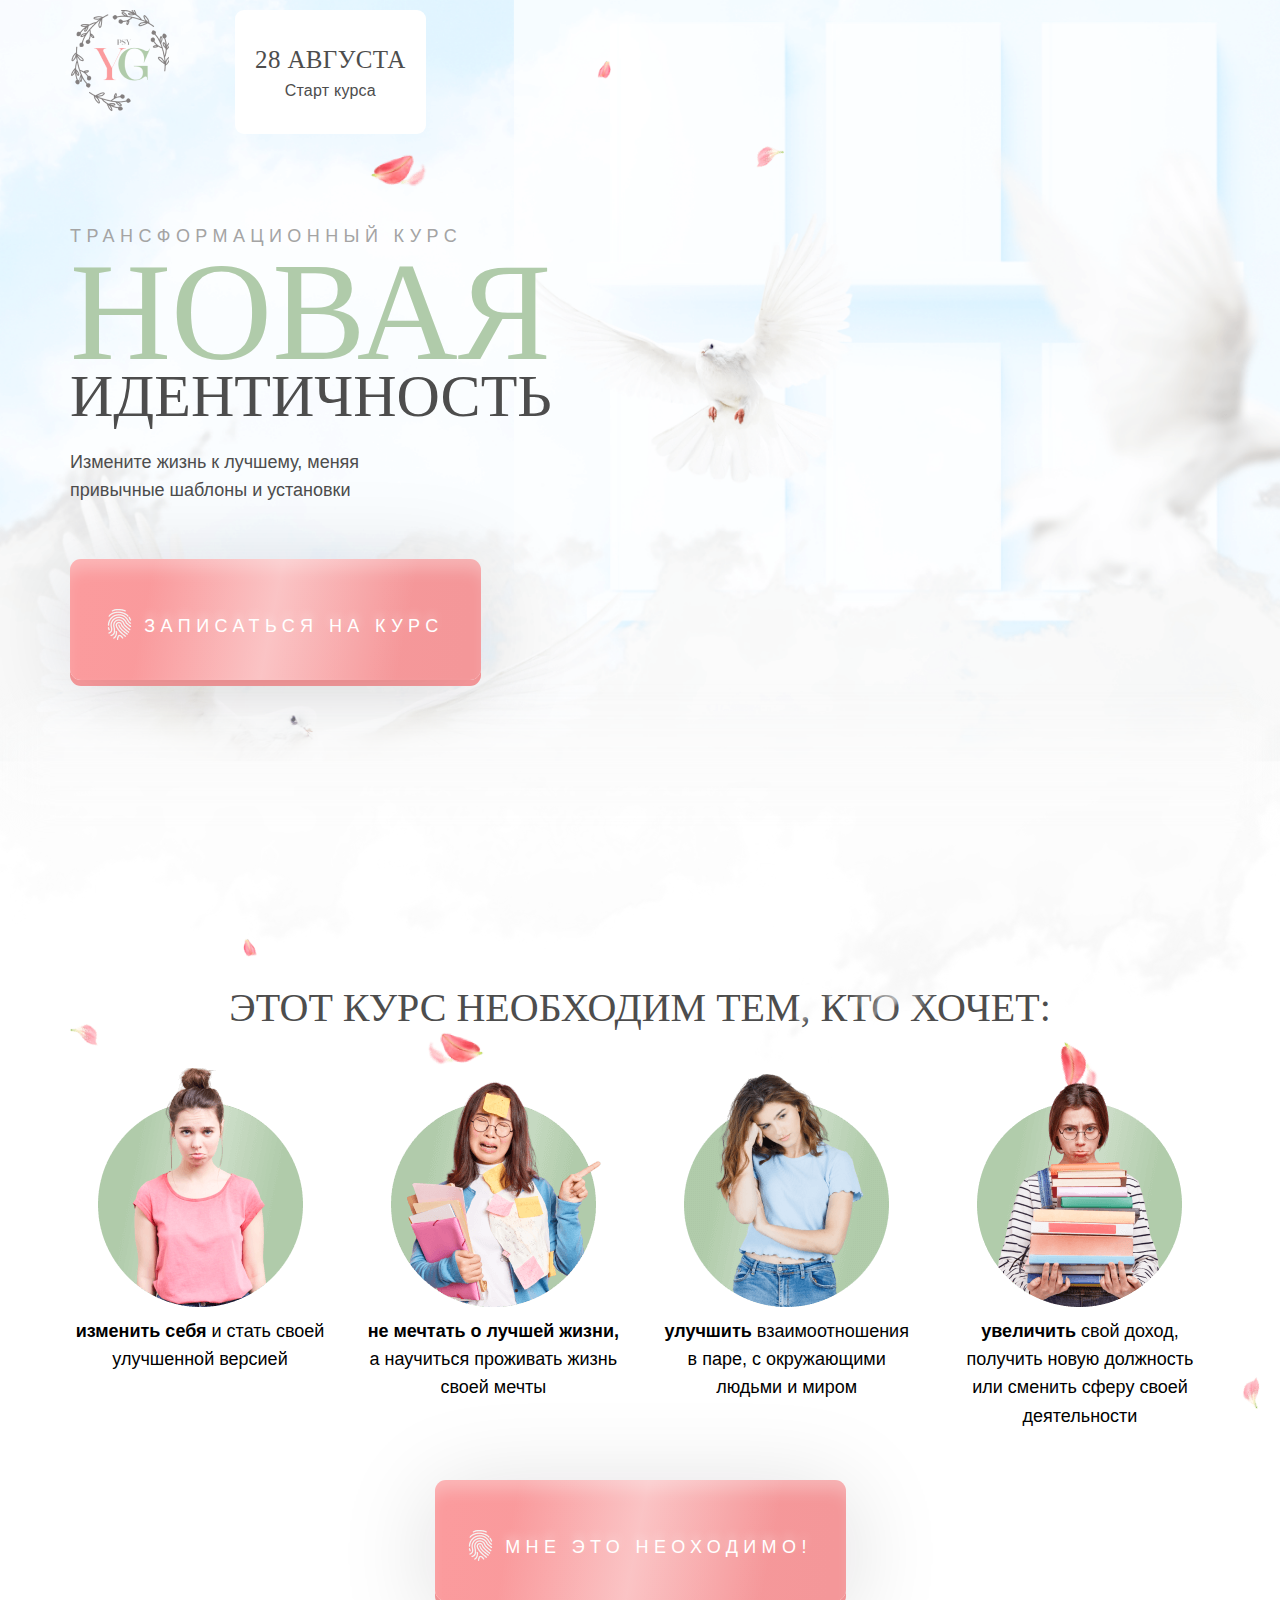
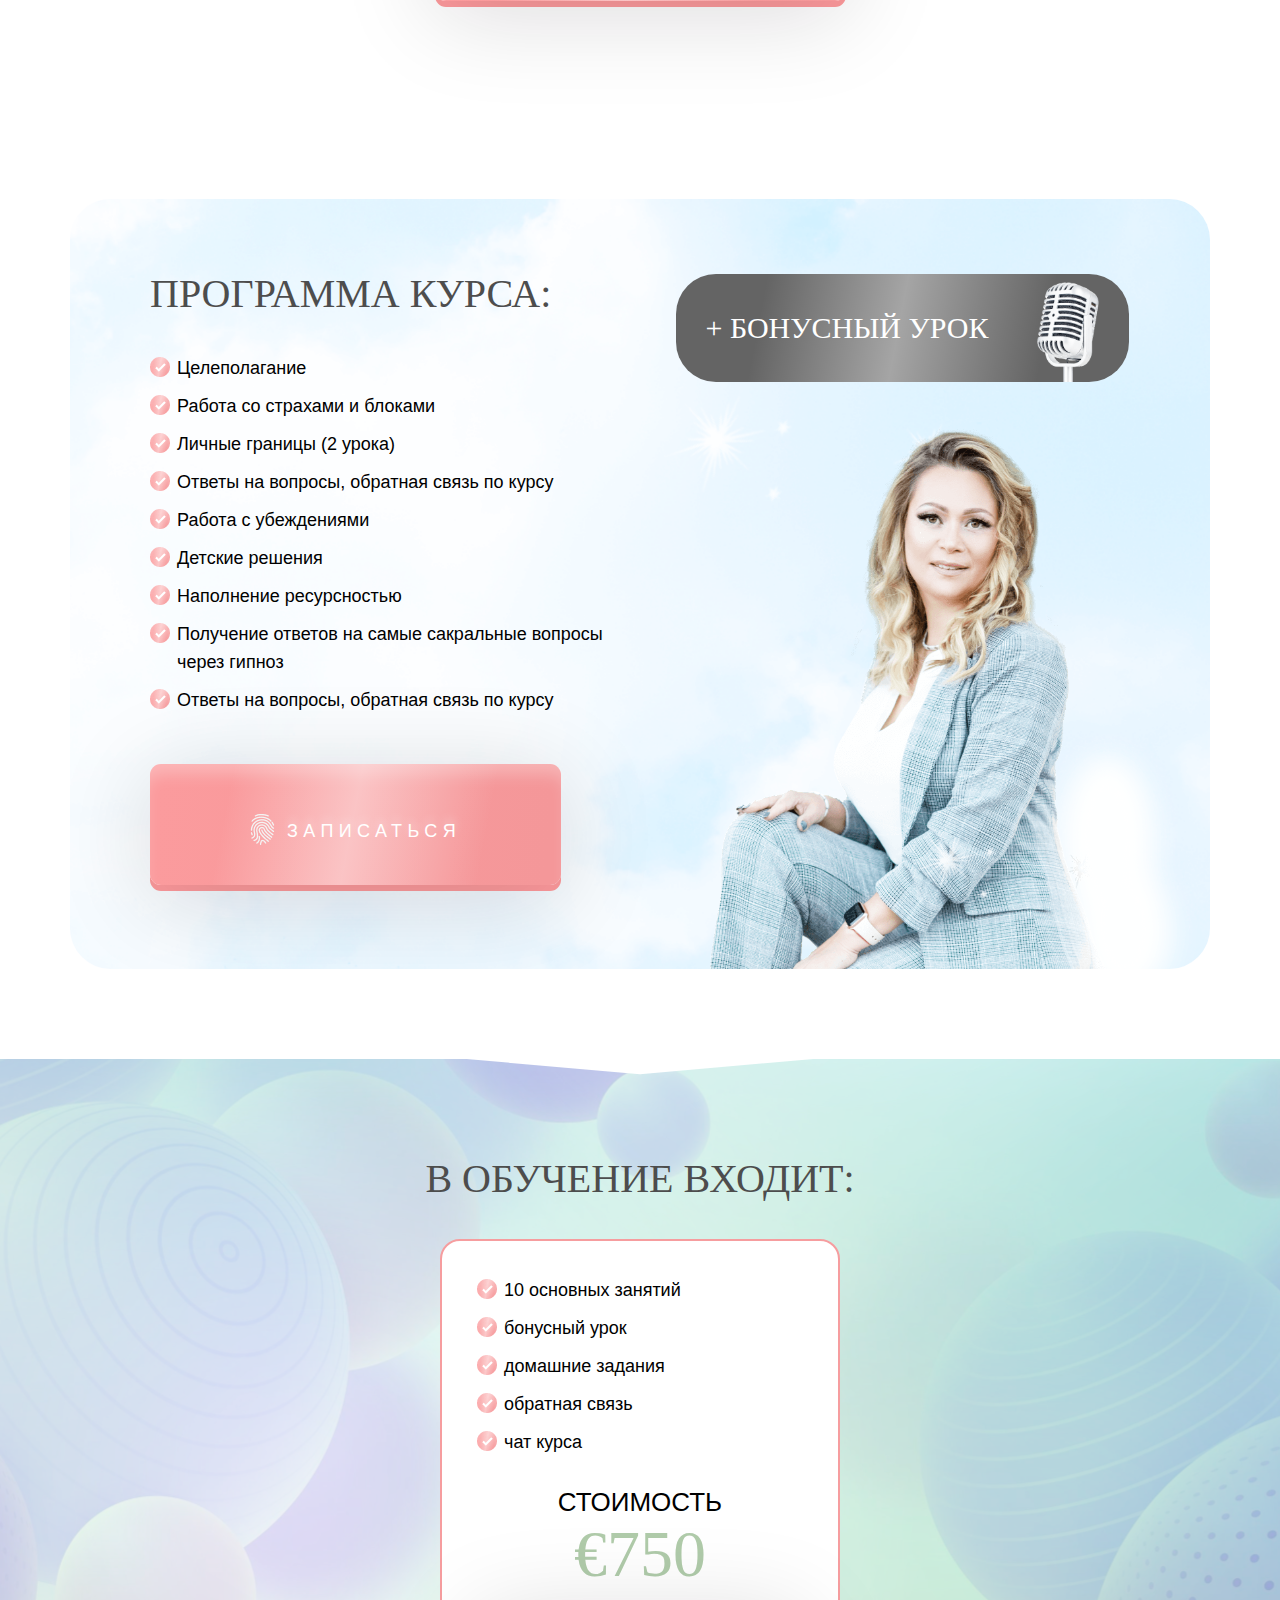
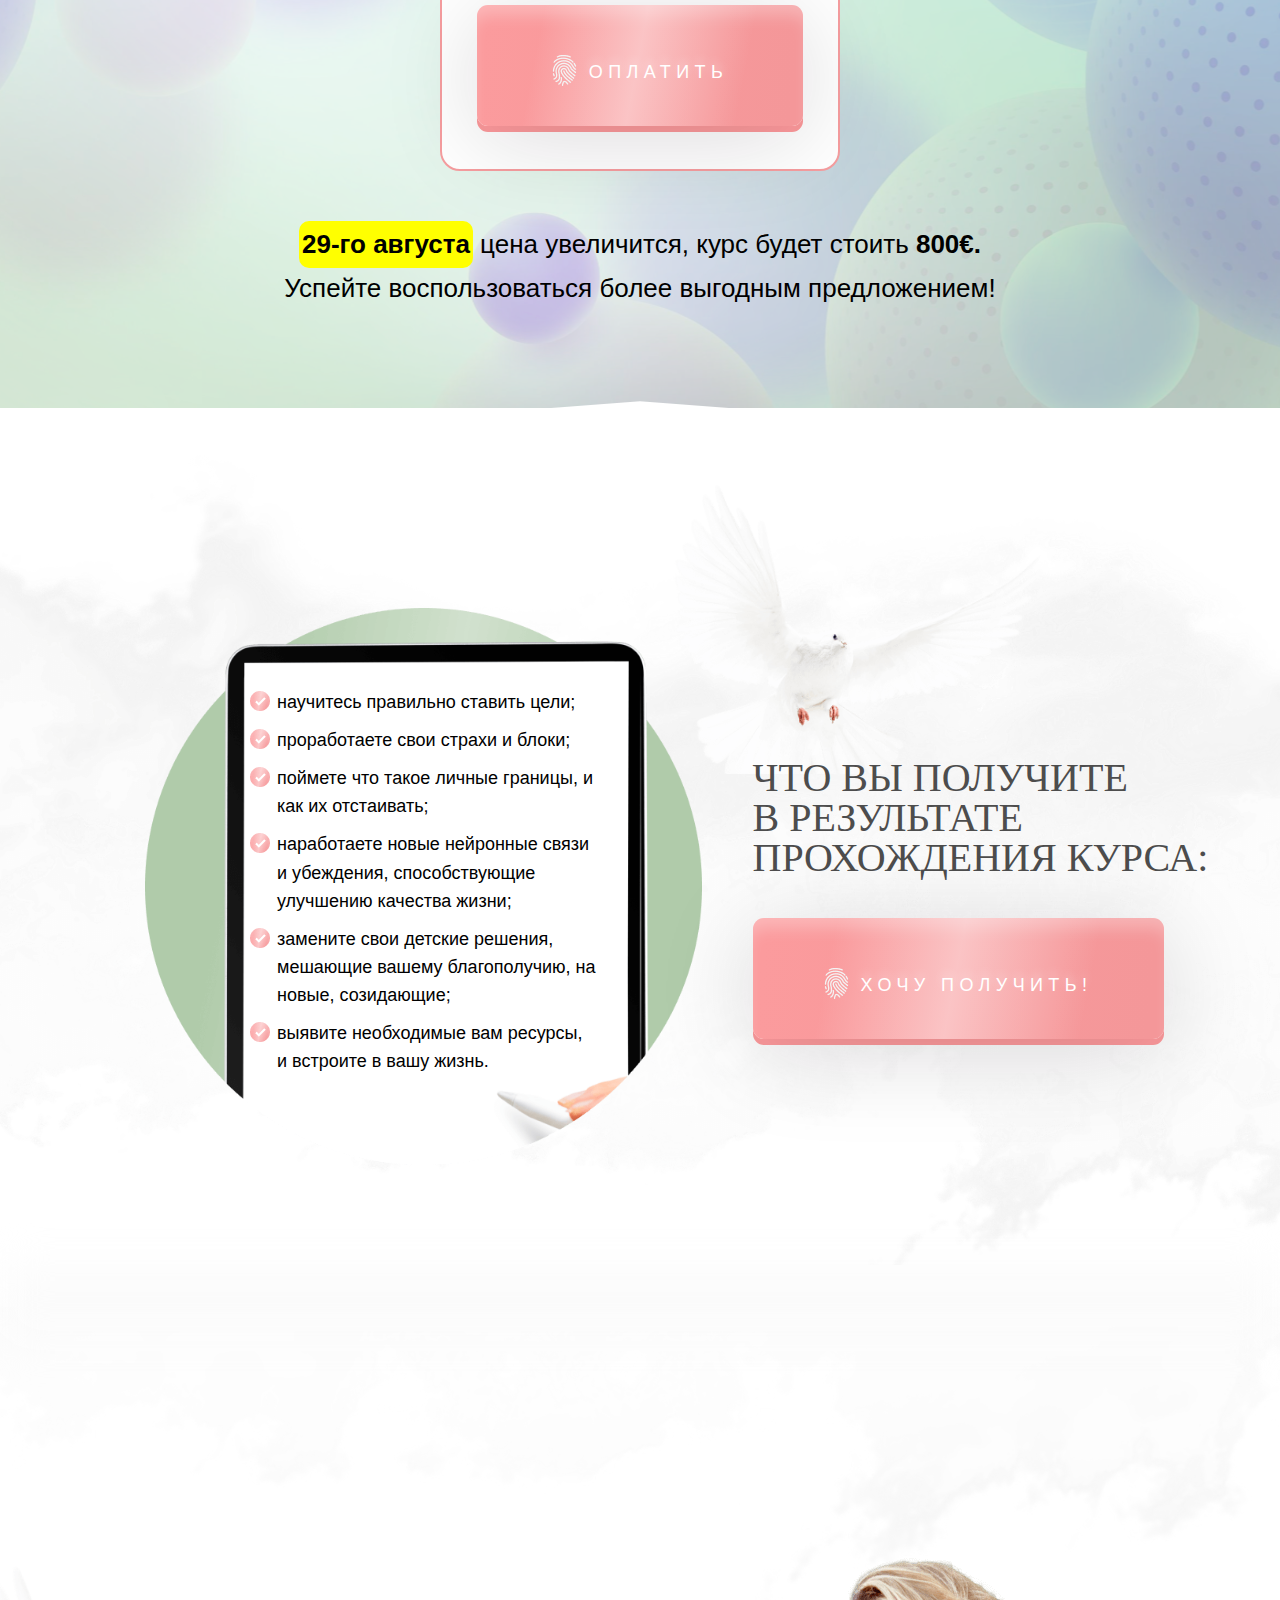
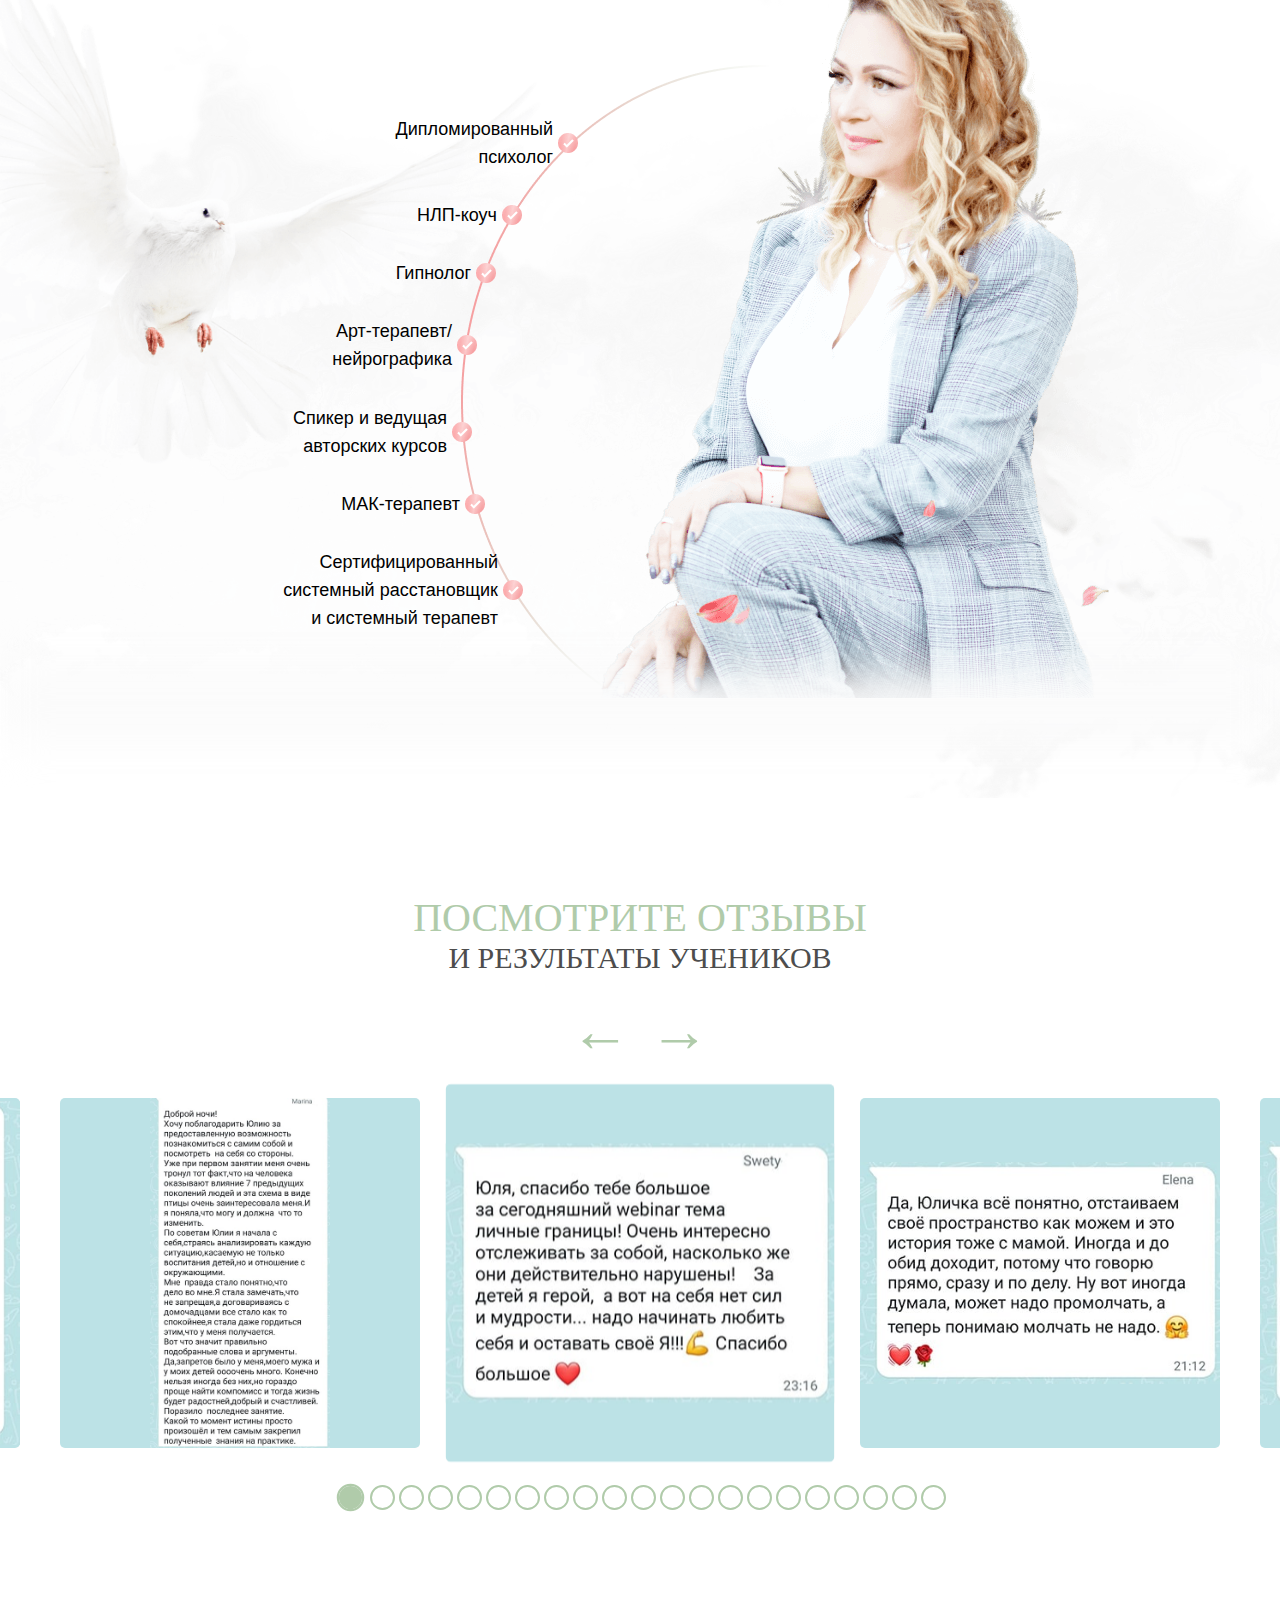
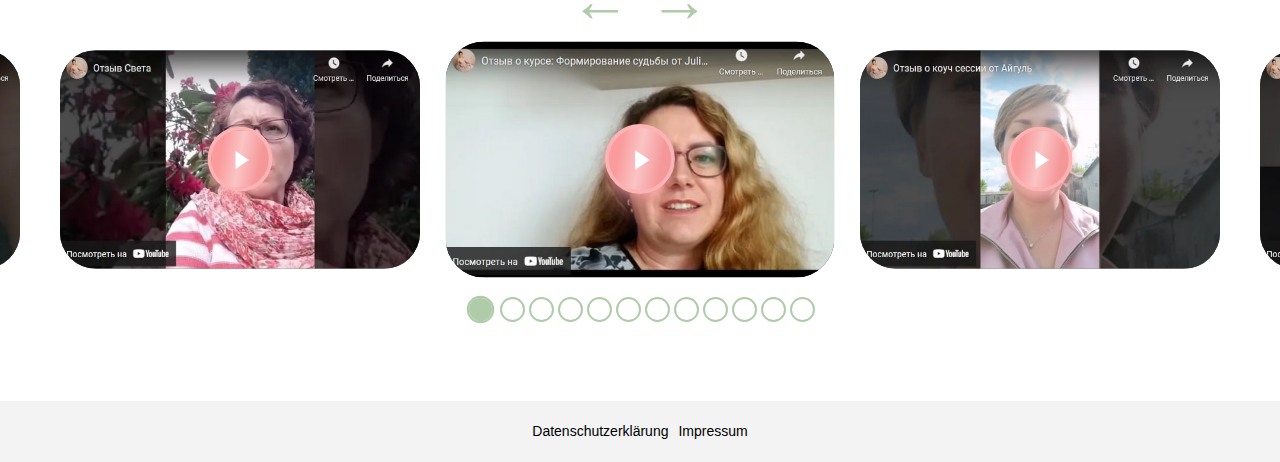
<file: course/index.html>
<!DOCTYPE html>
<html lang="ru">
  <head>
    <meta charset="UTF-8">
    <meta name="viewport" content="width=device-width, initial-scale=1.0">
    <meta http-equiv="X-UA-Compatible" content="ie=edge">
    <meta property="og:url" content="https://landings.gaberstein.de/new-identity/course/">
    <meta property="og:title" content="«Новая идентичность»">
    <meta property="og:description" content="Трансформационный курс Юлии Габерштейн">
    <title>«Новая идентичность». Трансформационный курс Юлии Габерштейн</title>
    <link rel="apple-touch-icon" href="../favicon.svg">
    <link rel="apple-touch-icon" sizes="76x76" href="../favicon.svg">
    <link rel="apple-touch-icon" sizes="120x120" href="../favicon.svg">
    <link rel="apple-touch-icon" sizes="152x152" href="../favicon.svg">
    <link rel="icon" type="image/x-icon" href="../favicon.ico">
    <link rel="shortcut icon" type="image/x-icon" href="../favicon.png">
    <link rel="stylesheet" href="../css/course.min.css">
  </head>
  <body>
    <div class="wrapper">
      <section id="main">
        <div class="container">
          <div class="content"><img class="general-img general-img-main" src="../img/images/main-2.png" alt="Лепестки"/>
            <div class="row">
              <div class="col-md-6"><img class="main-logo" src="../img/images/logo.png" alt="Лого"/>
                <p class="main-pre">Трансформационный курс</p>
                <h1 class="main-title">Новая<small>идентичность</small></h1>
                <h2 class="main-subtitle">Измените жизнь к&nbsp;лучшему, меняя привычные шаблоны и&nbsp;установки</h2>
                <div class="main-info">
                  <p class="main-info-date">28 августа</p>
                  <p class="main-info-text">Старт курса</p>
                </div>
                <div class="button-wrapper"><a class="button" href="#price"><span><img src="../img/images/finger.png" alt=""/>Записаться на&nbsp;курс</span></a></div>
              </div>
            </div>
          </div>
        </div>
      </section>
      <section id="for"><img class="general-img general-img-for" src="../img/images/clouds.svg" alt="Облака"/>
        <div class="container">
          <div class="content"><img class="general-img general-img-for-1" src="../img/images/if-img-1.png" alt="Лепестки"/><img class="general-img general-img-for-2" src="../img/images/if-img-2.png" alt="Лепестки"/>
            <h3 class="general-title">Этот курс необходим тем, кто хочет:
            </h3>
            <div class="for-items">
                    <div class="for-item for-item-5"><img class="for-item-img if-item-img5" src="../img/images/if-5.png" alt="изменить себя  и&amp;nbsp;стать своей улучшенной версией"/>
                      <p class="for-item-text"><span>изменить себя</span>  и&nbsp;стать своей улучшенной версией
                      </p>
                    </div>
                    <div class="for-item for-item-2"><img class="for-item-img if-item-img2" src="../img/images/if-2.png" alt="не мечтать о&amp;nbsp;лучшей жизни, а&amp;nbsp;научиться проживать жизнь своей мечты"/>
                      <p class="for-item-text"><span>не мечтать о&nbsp;лучшей жизни,</span> а&nbsp;научиться проживать жизнь своей мечты
                      </p>
                    </div>
                    <div class="for-item for-item-6"><img class="for-item-img if-item-img6" src="../img/images/if-6.png" alt="улучшить взаимоотношения в&amp;nbsp;паре, с&amp;nbsp;окружающими людьми и&amp;nbsp;миром"/>
                      <p class="for-item-text"><span>улучшить</span> взаимоотношения в&nbsp;паре, с&nbsp;окружающими людьми и&nbsp;миром
                      </p>
                    </div>
                    <div class="for-item for-item-3"><img class="for-item-img if-item-img3" src="../img/images/if-3.png" alt="увеличить свой доход, получить новую должность или сменить сферу своей деятельности"/>
                      <p class="for-item-text"><span>увеличить</span> свой доход, получить новую должность или сменить сферу своей деятельности
                      </p>
                    </div>
            </div>
            <div class="button-wrapper button-wrapper-center"><a class="button" href="#price"><span><img src="../img/images/finger.png" alt=""/>Мне это неоходимо!</span></a></div>
          </div>
        </div>
      </section>
      <section id="plan">
        <div class="container">
          <div class="plan-wrapper">
            <div class="row">
              <div class="col-md-6">
                <div class="content">
                  <h3 class="general-title general-title-left">Программа курса:
                  </h3>
                  <ul class="general-list general-list-plan">
                    <li>Целеполагание</li>
                    <li>Работа со страхами и блоками</li>
                    <li>Личные границы (2 урока)</li>
                    <li>Ответы на вопросы, обратная связь по курсу</li>
                    <li>Работа с убеждениями</li>
                    <li>Детские решения</li>
                    <li>Наполнение ресурсностью</li>
                    <li>Получение ответов на самые сакральные вопросы через гипноз</li>
                    <li>Ответы на вопросы, обратная связь по курсу</li>
                  </ul>
                  <div class="plan-bonus">
                    <h4 class="plan-bonus-title">+ Бонусный урок</h4>
                  </div>
                  <div class="button-wrapper"><a class="button" href="#price"><span><img src="../img/images/finger.png" alt=""/>Записаться</span></a></div>
                </div>
              </div>
              <div class="col-md-6"><img class="general-img general-img-plan" src="../img/images/main-1.png" alt="На мастер-классе будут раскрыты следующие темы:"/>
              </div>
            </div>
          </div>
        </div>
      </section>
      <section id="price">
        <div class="container">
          <h3 class="general-title">В обучение входит:
          </h3>
          <div class="price-container">
            <ul class="general-list">
              <li>10 основных занятий</li>
              <li>бонусный урок</li>
              <li>домашние задания</li>
              <li>обратная связь</li>
              <li>чат курса</li>
            </ul>
            <p class="cost">Стоимость<span>€750</span></p>
            <div class="button-wrapper"><a class="button" href="#!" target="_blank"><span><img src="../img/images/finger.png" alt=""/>Оплатить</span></a></div>
          </div>
          <p class="price-text"><span class="date">29-го августа</span> цена увеличится, курс будет стоить <span class="bold">800€.</span><br>Успейте воспользоваться более выгодным предложением!</p>
        </div>
      </section>
      <section id="get"><img class="general-img general-img-get" src="../img/images/clouds.svg" alt="Облака"/>
        <div class="container">
          <div class="row">
            <div class="col-md-5 col-md-push-7">
              <h3 class="general-title general-title-left general-title-get">Что вы получите в&nbsp;результате прохождения курса:
              </h3>
              <div class="button-wrapper mob-none"><a class="button" href="#price"><span><img src="../img/images/finger.png" alt=""/>хочу получить!</span></a></div>
            </div>
            <div class="col-md-7 col-md-pull-5">
              <div class="get-container">
                <ul class="general-list">
                  <li>научитесь правильно ставить цели;</li>
                  <li>проработаете свои страхи и блоки;</li>
                  <li>поймете что такое личные границы, и как их отстаивать;</li>
                  <li>наработаете новые нейронные связи и убеждения, способствующие улучшению качества жизни;</li>
                  <li>замените свои детские решения, мешающие вашему благополучию, на новые, созидающие;</li>
                  <li>выявите необходимые вам ресурсы, и встроите в вашу жизнь.</li>
                </ul>
              </div>
              <div class="button-wrapper d-none button-wrapper-get"><a class="button" href="#price"><span><img src="../img/images/finger.png" alt=""/>хочу получить!</span></a></div>
            </div>
          </div>
        </div>
      </section>
      <section id="author">
        <div class="container">
          <div class="content"><img class="author-img" src="../img/images/yuliya.png" alt="Юлия Габерштейн"/>
            <div class="author-info">
              <ul class="general-list general-list-author">
                <li>Дипломированный психолог</li>
                <li>НЛП-коуч</li>
                <li>Гипнолог</li>
                <li>Арт-терапевт/ нейрографика</li>
                <li>Спикер и ведущая авторских курсов</li>
                <li>МАК-терапевт</li>
                <li>Сертифицированный системный расстановщик и системный терапевт</li>
              </ul>
            </div>
          </div>
        </div>
      </section>
      <section id="revs"><img class="general-img general-img-revs" src="../img/images/clouds-2.svg" alt="Облака"/>
        <div class="container">
          <div class="content">
            <h3 class="general-title"><span>посмотрите отзывы</span><small>и результаты учеников</small>
            </h3>
          </div>
        </div>
        <div class="revs-slider-text"><a class="text-rev-link" href="../img/revs/text-1.jpg" data-fancybox="text-revs"><img class="text-rev-img" src="../img/revs/text-1.min.jpg" alt="Отзыв 1"></a><a class="text-rev-link" href="../img/revs/text-2.jpg" data-fancybox="text-revs"><img class="text-rev-img" src="../img/revs/text-2.min.jpg" alt="Отзыв 2"></a><a class="text-rev-link" href="../img/revs/text-3.jpg" data-fancybox="text-revs"><img class="text-rev-img" src="../img/revs/text-3.min.jpg" alt="Отзыв 3"></a><a class="text-rev-link" href="../img/revs/text-4.jpg" data-fancybox="text-revs"><img class="text-rev-img" src="../img/revs/text-4.min.jpg" alt="Отзыв 4"></a><a class="text-rev-link" href="../img/revs/text-5.jpg" data-fancybox="text-revs"><img class="text-rev-img" src="../img/revs/text-5.min.jpg" alt="Отзыв 5"></a><a class="text-rev-link" href="../img/revs/text-6.jpg" data-fancybox="text-revs"><img class="text-rev-img" src="../img/revs/text-6.min.jpg" alt="Отзыв 6"></a><a class="text-rev-link" href="../img/revs/text-7.jpg" data-fancybox="text-revs"><img class="text-rev-img" src="../img/revs/text-7.min.jpg" alt="Отзыв 7"></a><a class="text-rev-link" href="../img/revs/text-8.jpg" data-fancybox="text-revs"><img class="text-rev-img" src="../img/revs/text-8.min.jpg" alt="Отзыв 8"></a><a class="text-rev-link" href="../img/revs/text-9.jpg" data-fancybox="text-revs"><img class="text-rev-img" src="../img/revs/text-9.min.jpg" alt="Отзыв 9"></a><a class="text-rev-link" href="../img/revs/text-10.jpg" data-fancybox="text-revs"><img class="text-rev-img" src="../img/revs/text-10.min.jpg" alt="Отзыв 10"></a><a class="text-rev-link" href="../img/revs/text-11.jpg" data-fancybox="text-revs"><img class="text-rev-img" src="../img/revs/text-11.min.jpg" alt="Отзыв 11"></a><a class="text-rev-link" href="../img/revs/text-12.jpg" data-fancybox="text-revs"><img class="text-rev-img" src="../img/revs/text-12.min.jpg" alt="Отзыв 12"></a><a class="text-rev-link" href="../img/revs/text-13.jpg" data-fancybox="text-revs"><img class="text-rev-img" src="../img/revs/text-13.min.jpg" alt="Отзыв 13"></a><a class="text-rev-link" href="../img/revs/text-14.jpg" data-fancybox="text-revs"><img class="text-rev-img" src="../img/revs/text-14.min.jpg" alt="Отзыв 14"></a><a class="text-rev-link" href="../img/revs/text-15.jpg" data-fancybox="text-revs"><img class="text-rev-img" src="../img/revs/text-15.min.jpg" alt="Отзыв 15"></a><a class="text-rev-link" href="../img/revs/text-16.jpg" data-fancybox="text-revs"><img class="text-rev-img" src="../img/revs/text-16.min.jpg" alt="Отзыв 16"></a><a class="text-rev-link" href="../img/revs/text-17.jpg" data-fancybox="text-revs"><img class="text-rev-img" src="../img/revs/text-17.min.jpg" alt="Отзыв 17"></a><a class="text-rev-link" href="../img/revs/text-18.jpg" data-fancybox="text-revs"><img class="text-rev-img" src="../img/revs/text-18.min.jpg" alt="Отзыв 18"></a><a class="text-rev-link" href="../img/revs/text-19.jpg" data-fancybox="text-revs"><img class="text-rev-img" src="../img/revs/text-19.min.jpg" alt="Отзыв 19"></a><a class="text-rev-link" href="../img/revs/text-20.jpg" data-fancybox="text-revs"><img class="text-rev-img" src="../img/revs/text-20.min.jpg" alt="Отзыв 20"></a><a class="text-rev-link" href="../img/revs/text-21.jpg" data-fancybox="text-revs"><img class="text-rev-img" src="../img/revs/text-21.min.jpg" alt="Отзыв 21"></a>
        </div>
        <div class="revs-slider">
          <div>
            <div class="video-wrapper video-wrapper-revs" data-youtube="9yJC0xxMXC0" data-img="../img/revs/video-1.jpg"><img src="../img/revs/video-1.jpg" alt="Отзыв 1">
              <div class="play-button play-button-rev"></div>
            </div>
          </div>
          <div>
            <div class="video-wrapper video-wrapper-revs" data-youtube="QsjWxnTTxPk" data-img="../img/revs/video-2.jpg"><img src="../img/revs/video-2.jpg" alt="Отзыв 2">
              <div class="play-button play-button-rev"></div>
            </div>
          </div>
          <div>
            <div class="video-wrapper video-wrapper-revs" data-youtube="Zv7NAac0uxs" data-img="../img/revs/video-3.jpg"><img src="../img/revs/video-3.jpg" alt="Отзыв 3">
              <div class="play-button play-button-rev"></div>
            </div>
          </div>
          <div>
            <div class="video-wrapper video-wrapper-revs" data-youtube="Aslwtqgo42Q" data-img="../img/revs/video-4.jpg"><img src="../img/revs/video-4.jpg" alt="Отзыв 4">
              <div class="play-button play-button-rev"></div>
            </div>
          </div>
          <div>
            <div class="video-wrapper video-wrapper-revs" data-youtube="48CaJwxzLR4" data-img="../img/revs/video-5.jpg"><img src="../img/revs/video-5.jpg" alt="Отзыв 5">
              <div class="play-button play-button-rev"></div>
            </div>
          </div>
          <div>
            <div class="video-wrapper video-wrapper-revs" data-youtube="XFP37dFsuw8" data-img="../img/revs/video-6.jpg"><img src="../img/revs/video-6.jpg" alt="Отзыв 6">
              <div class="play-button play-button-rev"></div>
            </div>
          </div>
          <div>
            <div class="video-wrapper video-wrapper-revs" data-youtube="GDpRZRxD_As" data-img="../img/revs/video-7.jpg"><img src="../img/revs/video-7.jpg" alt="Отзыв 7">
              <div class="play-button play-button-rev"></div>
            </div>
          </div>
          <div>
            <div class="video-wrapper video-wrapper-revs" data-youtube="ZLOrJwiczgM" data-img="../img/revs/video-8.jpg"><img src="../img/revs/video-8.jpg" alt="Отзыв 8">
              <div class="play-button play-button-rev"></div>
            </div>
          </div>
          <div>
            <div class="video-wrapper video-wrapper-revs" data-youtube="keD_bIRvDQw" data-img="../img/revs/video-9.jpg"><img src="../img/revs/video-9.jpg" alt="Отзыв 9">
              <div class="play-button play-button-rev"></div>
            </div>
          </div>
          <div>
            <div class="video-wrapper video-wrapper-revs" data-youtube="SgcGSrwr-JM" data-img="../img/revs/video-10.jpg"><img src="../img/revs/video-10.jpg" alt="Отзыв 10">
              <div class="play-button play-button-rev"></div>
            </div>
          </div>
          <div>
            <div class="video-wrapper video-wrapper-revs" data-youtube="1v5el84wALM" data-img="../img/revs/video-11.jpg"><img src="../img/revs/video-11.jpg" alt="Отзыв 11">
              <div class="play-button play-button-rev"></div>
            </div>
          </div>
          <div>
            <div class="video-wrapper video-wrapper-revs" data-youtube="nnng6ftQmyQ" data-img="../img/revs/video-12.jpg"><img src="../img/revs/video-12.jpg" alt="Отзыв 12">
              <div class="play-button play-button-rev"></div>
            </div>
          </div>
        </div>
      </section>
    </div>
    <footer>
      <div class="container"><a class="button-up" href="#DAT">Datenschutzerklärung</a><a class="button-up impressum" href="#Impressum">Impressum</a>
      </div>
    </footer>
    <script src="../js/courseLibs.min.js"></script>
    <script src="../js/course.min.js"></script>
  </body>
</html>
</file>
<file: css/styles.min.css>
@font-face{font-family:'BewareRegular';font-display:fallback;font-weight:normal;font-style:normal;src:url("../fonts/BewareRegular.eot");src:url("../fonts/BewareRegular.eot") format('embedded-opentype'),url("../fonts/BewareRegular.woff2") format('woff2'),url("../fonts/BewareRegular.woff") format('woff'),url("../fonts/BewareRegular.ttf") format('truetype'),url("../fonts/BewareRegular.svg#BewareRegular") format('svg')}@font-face{font-family:'TTNormsRegular';font-display:fallback;font-weight:normal;font-style:normal;src:url("../fonts/TTNormsRegular.eot");src:url("../fonts/TTNormsRegular.eot") format('embedded-opentype'),url("../fonts/TTNormsRegular.woff2") format('woff2'),url("../fonts/TTNormsRegular.woff") format('woff'),url("../fonts/TTNormsRegular.ttf") format('truetype'),url("../fonts/TTNormsRegular.svg#TTNormsRegular") format('svg')}@font-face{font-family:'TTNormsMedium';font-display:fallback;font-weight:500;font-style:normal;src:url("../fonts/TTNormsMedium.eot");src:url("../fonts/TTNormsMedium.eot") format('embedded-opentype'),url("../fonts/TTNormsMedium.woff2") format('woff2'),url("../fonts/TTNormsMedium.woff") format('woff'),url("../fonts/TTNormsMedium.ttf") format('truetype'),url("../fonts/TTNormsMedium.svg#TTNormsMedium") format('svg')}@font-face{font-family:'TTNormsBold';font-display:fallback;font-weight:bold;font-style:normal;src:url("../fonts/TTNormsBold.eot");src:url("../fonts/TTNormsBold.eot") format('embedded-opentype'),url("../fonts/TTNormsBold.woff2") format('woff2'),url("../fonts/TTNormsBold.woff") format('woff'),url("../fonts/TTNormsBold.ttf") format('truetype'),url("../fonts/TTNormsBold.svg#TTNormsBold") format('svg')}
/*!
 * Generated using the Bootstrap Customizer (https://getbootstrap.com/docs/3.4/customize/)
 *//*!
 * Bootstrap v3.4.1 (https://getbootstrap.com/)
 * Copyright 2011-2019 Twitter, Inc.
 * Licensed under MIT (https://github.com/twbs/bootstrap/blob/master/LICENSE)
 *//*! normalize.css v3.0.3 | MIT License | github.com/necolas/normalize.css */html{font-family:sans-serif;-ms-text-size-adjust:100%;-webkit-text-size-adjust:100%}body{margin:0}article,aside,details,figcaption,figure,footer,header,hgroup,main,menu,nav,section,summary{display:block}audio,canvas,progress,video{display:inline-block;vertical-align:baseline}audio:not([controls]){display:none;height:0}[hidden],template{display:none}a{background-color:transparent}a:active,a:hover{outline:0}abbr[title]{border-bottom:none;text-decoration:underline;-webkit-text-decoration:underline dotted;-moz-text-decoration:underline dotted;text-decoration:underline dotted}b,strong{font-weight:bold}dfn{font-style:italic}h1{font-size:2em;margin:0.67em 0}mark{background:#ff0;color:#000}small{font-size:80%}sub,sup{font-size:75%;line-height:0;position:relative;vertical-align:baseline}sup{top:-0.5em}sub{bottom:-0.25em}img{border:0}svg:not(:root){overflow:hidden}figure{margin:1em 40px}hr{-webkit-box-sizing:content-box;-moz-box-sizing:content-box;box-sizing:content-box;height:0}pre{overflow:auto}code,kbd,pre,samp{font-family:monospace,monospace;font-size:1em}button,input,optgroup,select,textarea{color:inherit;font:inherit;margin:0}button{overflow:visible}button,select{text-transform:none}button,html input[type=button],input[type=reset],input[type=submit]{-webkit-appearance:button;cursor:pointer}button[disabled],html input[disabled]{cursor:default}button::-moz-focus-inner,input::-moz-focus-inner{border:0;padding:0}input{line-height:normal}input[type=checkbox],input[type=radio]{-webkit-box-sizing:border-box;-moz-box-sizing:border-box;box-sizing:border-box;padding:0}input[type=number]::-webkit-inner-spin-button,input[type=number]::-webkit-outer-spin-button{height:auto}input[type=search]{-webkit-appearance:textfield;-webkit-box-sizing:content-box;-moz-box-sizing:content-box;box-sizing:content-box}input[type=search]::-webkit-search-cancel-button,input[type=search]::-webkit-search-decoration{-webkit-appearance:none}fieldset{border:1px solid #c0c0c0;margin:0 2px;padding:0.35em 0.625em 0.75em}legend{border:0;padding:0}textarea{overflow:auto}optgroup{font-weight:bold}table{border-collapse:collapse;border-spacing:0}td,th{padding:0}*{-webkit-box-sizing:border-box;-moz-box-sizing:border-box;box-sizing:border-box}:after,:before{-webkit-box-sizing:border-box;-moz-box-sizing:border-box;box-sizing:border-box}html{font-size:10px;-webkit-tap-highlight-color:rgba(0,0,0,0)}body{font-family:"Helvetica Neue",Helvetica,Arial,sans-serif;font-size:14px;line-height:1.42857143;color:#333;background-color:#fff}button,input,select,textarea{font-family:inherit;font-size:inherit;line-height:inherit}a{color:#337ab7;text-decoration:none}a:focus,a:hover{color:#23527c;text-decoration:underline}a:focus{outline:5px auto -webkit-focus-ring-color;outline-offset:-2px}figure{margin:0}img{vertical-align:middle}.img-responsive{display:block;max-width:100%;height:auto}.img-rounded{-webkit-border-radius:6px;border-radius:6px}.img-thumbnail{padding:4px;line-height:1.42857143;background-color:#fff;border:1px solid #ddd;-webkit-border-radius:4px;border-radius:4px;-webkit-transition:all .2s ease-in-out;-o-transition:all .2s ease-in-out;-moz-transition:all .2s ease-in-out;transition:all .2s ease-in-out;display:inline-block;max-width:100%;height:auto}.img-circle{-webkit-border-radius:50%;border-radius:50%}hr{margin-top:20px;margin-bottom:20px;border:0;border-top:1px solid #eee}.sr-only{position:absolute;width:1px;height:1px;padding:0;margin:-1px;overflow:hidden;clip:rect(0,0,0,0);border:0}.sr-only-focusable:active,.sr-only-focusable:focus{position:static;width:auto;height:auto;margin:0;overflow:visible;clip:auto}[role=button]{cursor:pointer}.container{padding-right:15px;padding-left:15px;margin-right:auto;margin-left:auto}@media (min-width:768px){.container{width:750px}}@media (min-width:992px){.container{width:970px}}@media (min-width:1200px){.container{width:1170px}}.container-fluid{padding-right:15px;padding-left:15px;margin-right:auto;margin-left:auto}.row{margin-right:-15px;margin-left:-15px}.row-no-gutters{margin-right:0;margin-left:0}.row-no-gutters [class*=col-]{padding-right:0;padding-left:0}.col-lg-1,.col-lg-10,.col-lg-11,.col-lg-12,.col-lg-2,.col-lg-3,.col-lg-4,.col-lg-5,.col-lg-6,.col-lg-7,.col-lg-8,.col-lg-9,.col-md-1,.col-md-10,.col-md-11,.col-md-12,.col-md-2,.col-md-3,.col-md-4,.col-md-5,.col-md-6,.col-md-7,.col-md-8,.col-md-9,.col-sm-1,.col-sm-10,.col-sm-11,.col-sm-12,.col-sm-2,.col-sm-3,.col-sm-4,.col-sm-5,.col-sm-6,.col-sm-7,.col-sm-8,.col-sm-9,.col-xs-1,.col-xs-10,.col-xs-11,.col-xs-12,.col-xs-2,.col-xs-3,.col-xs-4,.col-xs-5,.col-xs-6,.col-xs-7,.col-xs-8,.col-xs-9{position:relative;min-height:1px;padding-right:15px;padding-left:15px}.col-xs-1,.col-xs-10,.col-xs-11,.col-xs-12,.col-xs-2,.col-xs-3,.col-xs-4,.col-xs-5,.col-xs-6,.col-xs-7,.col-xs-8,.col-xs-9{float:left}.col-xs-12{width:100%}.col-xs-11{width:91.66666667%}.col-xs-10{width:83.33333333%}.col-xs-9{width:75%}.col-xs-8{width:66.66666667%}.col-xs-7{width:58.33333333%}.col-xs-6{width:50%}.col-xs-5{width:41.66666667%}.col-xs-4{width:33.33333333%}.col-xs-3{width:25%}.col-xs-2{width:16.66666667%}.col-xs-1{width:8.33333333%}.col-xs-pull-12{right:100%}.col-xs-pull-11{right:91.66666667%}.col-xs-pull-10{right:83.33333333%}.col-xs-pull-9{right:75%}.col-xs-pull-8{right:66.66666667%}.col-xs-pull-7{right:58.33333333%}.col-xs-pull-6{right:50%}.col-xs-pull-5{right:41.66666667%}.col-xs-pull-4{right:33.33333333%}.col-xs-pull-3{right:25%}.col-xs-pull-2{right:16.66666667%}.col-xs-pull-1{right:8.33333333%}.col-xs-pull-0{right:auto}.col-xs-push-12{left:100%}.col-xs-push-11{left:91.66666667%}.col-xs-push-10{left:83.33333333%}.col-xs-push-9{left:75%}.col-xs-push-8{left:66.66666667%}.col-xs-push-7{left:58.33333333%}.col-xs-push-6{left:50%}.col-xs-push-5{left:41.66666667%}.col-xs-push-4{left:33.33333333%}.col-xs-push-3{left:25%}.col-xs-push-2{left:16.66666667%}.col-xs-push-1{left:8.33333333%}.col-xs-push-0{left:auto}.col-xs-offset-12{margin-left:100%}.col-xs-offset-11{margin-left:91.66666667%}.col-xs-offset-10{margin-left:83.33333333%}.col-xs-offset-9{margin-left:75%}.col-xs-offset-8{margin-left:66.66666667%}.col-xs-offset-7{margin-left:58.33333333%}.col-xs-offset-6{margin-left:50%}.col-xs-offset-5{margin-left:41.66666667%}.col-xs-offset-4{margin-left:33.33333333%}.col-xs-offset-3{margin-left:25%}.col-xs-offset-2{margin-left:16.66666667%}.col-xs-offset-1{margin-left:8.33333333%}.col-xs-offset-0{margin-left:0}@media (min-width:768px){.col-sm-1,.col-sm-10,.col-sm-11,.col-sm-12,.col-sm-2,.col-sm-3,.col-sm-4,.col-sm-5,.col-sm-6,.col-sm-7,.col-sm-8,.col-sm-9{float:left}.col-sm-12{width:100%}.col-sm-11{width:91.66666667%}.col-sm-10{width:83.33333333%}.col-sm-9{width:75%}.col-sm-8{width:66.66666667%}.col-sm-7{width:58.33333333%}.col-sm-6{width:50%}.col-sm-5{width:41.66666667%}.col-sm-4{width:33.33333333%}.col-sm-3{width:25%}.col-sm-2{width:16.66666667%}.col-sm-1{width:8.33333333%}.col-sm-pull-12{right:100%}.col-sm-pull-11{right:91.66666667%}.col-sm-pull-10{right:83.33333333%}.col-sm-pull-9{right:75%}.col-sm-pull-8{right:66.66666667%}.col-sm-pull-7{right:58.33333333%}.col-sm-pull-6{right:50%}.col-sm-pull-5{right:41.66666667%}.col-sm-pull-4{right:33.33333333%}.col-sm-pull-3{right:25%}.col-sm-pull-2{right:16.66666667%}.col-sm-pull-1{right:8.33333333%}.col-sm-pull-0{right:auto}.col-sm-push-12{left:100%}.col-sm-push-11{left:91.66666667%}.col-sm-push-10{left:83.33333333%}.col-sm-push-9{left:75%}.col-sm-push-8{left:66.66666667%}.col-sm-push-7{left:58.33333333%}.col-sm-push-6{left:50%}.col-sm-push-5{left:41.66666667%}.col-sm-push-4{left:33.33333333%}.col-sm-push-3{left:25%}.col-sm-push-2{left:16.66666667%}.col-sm-push-1{left:8.33333333%}.col-sm-push-0{left:auto}.col-sm-offset-12{margin-left:100%}.col-sm-offset-11{margin-left:91.66666667%}.col-sm-offset-10{margin-left:83.33333333%}.col-sm-offset-9{margin-left:75%}.col-sm-offset-8{margin-left:66.66666667%}.col-sm-offset-7{margin-left:58.33333333%}.col-sm-offset-6{margin-left:50%}.col-sm-offset-5{margin-left:41.66666667%}.col-sm-offset-4{margin-left:33.33333333%}.col-sm-offset-3{margin-left:25%}.col-sm-offset-2{margin-left:16.66666667%}.col-sm-offset-1{margin-left:8.33333333%}.col-sm-offset-0{margin-left:0}}@media (min-width:992px){.col-md-1,.col-md-10,.col-md-11,.col-md-12,.col-md-2,.col-md-3,.col-md-4,.col-md-5,.col-md-6,.col-md-7,.col-md-8,.col-md-9{float:left}.col-md-12{width:100%}.col-md-11{width:91.66666667%}.col-md-10{width:83.33333333%}.col-md-9{width:75%}.col-md-8{width:66.66666667%}.col-md-7{width:58.33333333%}.col-md-6{width:50%}.col-md-5{width:41.66666667%}.col-md-4{width:33.33333333%}.col-md-3{width:25%}.col-md-2{width:16.66666667%}.col-md-1{width:8.33333333%}.col-md-pull-12{right:100%}.col-md-pull-11{right:91.66666667%}.col-md-pull-10{right:83.33333333%}.col-md-pull-9{right:75%}.col-md-pull-8{right:66.66666667%}.col-md-pull-7{right:58.33333333%}.col-md-pull-6{right:50%}.col-md-pull-5{right:41.66666667%}.col-md-pull-4{right:33.33333333%}.col-md-pull-3{right:25%}.col-md-pull-2{right:16.66666667%}.col-md-pull-1{right:8.33333333%}.col-md-pull-0{right:auto}.col-md-push-12{left:100%}.col-md-push-11{left:91.66666667%}.col-md-push-10{left:83.33333333%}.col-md-push-9{left:75%}.col-md-push-8{left:66.66666667%}.col-md-push-7{left:58.33333333%}.col-md-push-6{left:50%}.col-md-push-5{left:41.66666667%}.col-md-push-4{left:33.33333333%}.col-md-push-3{left:25%}.col-md-push-2{left:16.66666667%}.col-md-push-1{left:8.33333333%}.col-md-push-0{left:auto}.col-md-offset-12{margin-left:100%}.col-md-offset-11{margin-left:91.66666667%}.col-md-offset-10{margin-left:83.33333333%}.col-md-offset-9{margin-left:75%}.col-md-offset-8{margin-left:66.66666667%}.col-md-offset-7{margin-left:58.33333333%}.col-md-offset-6{margin-left:50%}.col-md-offset-5{margin-left:41.66666667%}.col-md-offset-4{margin-left:33.33333333%}.col-md-offset-3{margin-left:25%}.col-md-offset-2{margin-left:16.66666667%}.col-md-offset-1{margin-left:8.33333333%}.col-md-offset-0{margin-left:0}}@media (min-width:1200px){.col-lg-1,.col-lg-10,.col-lg-11,.col-lg-12,.col-lg-2,.col-lg-3,.col-lg-4,.col-lg-5,.col-lg-6,.col-lg-7,.col-lg-8,.col-lg-9{float:left}.col-lg-12{width:100%}.col-lg-11{width:91.66666667%}.col-lg-10{width:83.33333333%}.col-lg-9{width:75%}.col-lg-8{width:66.66666667%}.col-lg-7{width:58.33333333%}.col-lg-6{width:50%}.col-lg-5{width:41.66666667%}.col-lg-4{width:33.33333333%}.col-lg-3{width:25%}.col-lg-2{width:16.66666667%}.col-lg-1{width:8.33333333%}.col-lg-pull-12{right:100%}.col-lg-pull-11{right:91.66666667%}.col-lg-pull-10{right:83.33333333%}.col-lg-pull-9{right:75%}.col-lg-pull-8{right:66.66666667%}.col-lg-pull-7{right:58.33333333%}.col-lg-pull-6{right:50%}.col-lg-pull-5{right:41.66666667%}.col-lg-pull-4{right:33.33333333%}.col-lg-pull-3{right:25%}.col-lg-pull-2{right:16.66666667%}.col-lg-pull-1{right:8.33333333%}.col-lg-pull-0{right:auto}.col-lg-push-12{left:100%}.col-lg-push-11{left:91.66666667%}.col-lg-push-10{left:83.33333333%}.col-lg-push-9{left:75%}.col-lg-push-8{left:66.66666667%}.col-lg-push-7{left:58.33333333%}.col-lg-push-6{left:50%}.col-lg-push-5{left:41.66666667%}.col-lg-push-4{left:33.33333333%}.col-lg-push-3{left:25%}.col-lg-push-2{left:16.66666667%}.col-lg-push-1{left:8.33333333%}.col-lg-push-0{left:auto}.col-lg-offset-12{margin-left:100%}.col-lg-offset-11{margin-left:91.66666667%}.col-lg-offset-10{margin-left:83.33333333%}.col-lg-offset-9{margin-left:75%}.col-lg-offset-8{margin-left:66.66666667%}.col-lg-offset-7{margin-left:58.33333333%}.col-lg-offset-6{margin-left:50%}.col-lg-offset-5{margin-left:41.66666667%}.col-lg-offset-4{margin-left:33.33333333%}.col-lg-offset-3{margin-left:25%}.col-lg-offset-2{margin-left:16.66666667%}.col-lg-offset-1{margin-left:8.33333333%}.col-lg-offset-0{margin-left:0}}.clearfix:after,.clearfix:before,.container-fluid:after,.container-fluid:before,.container:after,.container:before,.row:after,.row:before{display:table;content:" "}.clearfix:after,.container-fluid:after,.container:after,.row:after{clear:both}.center-block{display:block;margin-right:auto;margin-left:auto}.pull-right{float:right!important}.pull-left{float:left!important}.hide{display:none!important}.show{display:block!important}.invisible{visibility:hidden}.text-hide{font:0/0 a;color:transparent;text-shadow:none;background-color:transparent;border:0}.hidden{display:none!important}.affix{position:fixed}body.compensate-for-scrollbar{overflow:hidden}.fancybox-active{height:auto}.fancybox-is-hidden{left:-9999px;margin:0;position:absolute!important;top:-9999px;visibility:hidden}.fancybox-container{-webkit-backface-visibility:hidden;height:100%;left:0;outline:none;position:fixed;-webkit-tap-highlight-color:transparent;top:0;-ms-touch-action:manipulation;touch-action:manipulation;-webkit-transform:translateZ(0);-moz-transform:translateZ(0);transform:translateZ(0);width:100%;z-index:99992}.fancybox-container *{-webkit-box-sizing:border-box;-moz-box-sizing:border-box;box-sizing:border-box}.fancybox-bg,.fancybox-inner,.fancybox-outer,.fancybox-stage{bottom:0;left:0;position:absolute;right:0;top:0}.fancybox-outer{-webkit-overflow-scrolling:touch;overflow-y:auto}.fancybox-bg{background:#1e1e1e;opacity:0;-webkit-transition-duration:inherit;-moz-transition-duration:inherit;-o-transition-duration:inherit;transition-duration:inherit;-webkit-transition-property:opacity;-o-transition-property:opacity;-moz-transition-property:opacity;transition-property:opacity;-webkit-transition-timing-function:cubic-bezier(.47,0,.74,.71);-moz-transition-timing-function:cubic-bezier(.47,0,.74,.71);-o-transition-timing-function:cubic-bezier(.47,0,.74,.71);transition-timing-function:cubic-bezier(.47,0,.74,.71)}.fancybox-is-open .fancybox-bg{opacity:.9;-webkit-transition-timing-function:cubic-bezier(.22,.61,.36,1);-moz-transition-timing-function:cubic-bezier(.22,.61,.36,1);-o-transition-timing-function:cubic-bezier(.22,.61,.36,1);transition-timing-function:cubic-bezier(.22,.61,.36,1)}.fancybox-caption,.fancybox-infobar,.fancybox-navigation .fancybox-button,.fancybox-toolbar{direction:ltr;opacity:0;position:absolute;-webkit-transition:opacity .25s ease,visibility 0s ease .25s;-o-transition:opacity .25s ease,visibility 0s ease .25s;-moz-transition:opacity .25s ease,visibility 0s ease .25s;transition:opacity .25s ease,visibility 0s ease .25s;visibility:hidden;z-index:99997}.fancybox-show-caption .fancybox-caption,.fancybox-show-infobar .fancybox-infobar,.fancybox-show-nav .fancybox-navigation .fancybox-button,.fancybox-show-toolbar .fancybox-toolbar{opacity:1;-webkit-transition:opacity .25s ease 0s,visibility 0s ease 0s;-o-transition:opacity .25s ease 0s,visibility 0s ease 0s;-moz-transition:opacity .25s ease 0s,visibility 0s ease 0s;transition:opacity .25s ease 0s,visibility 0s ease 0s;visibility:visible}.fancybox-infobar{color:#ccc;font-size:13px;-webkit-font-smoothing:subpixel-antialiased;height:44px;left:0;line-height:44px;min-width:44px;mix-blend-mode:difference;padding:0 10px;pointer-events:none;top:0;-webkit-touch-callout:none;-webkit-user-select:none;-moz-user-select:none;-ms-user-select:none;user-select:none}.fancybox-toolbar{right:0;top:0}.fancybox-stage{direction:ltr;overflow:visible;-webkit-transform:translateZ(0);-moz-transform:translateZ(0);transform:translateZ(0);z-index:99994}.fancybox-is-open .fancybox-stage{overflow:hidden}.fancybox-slide{-webkit-backface-visibility:hidden;display:none;height:100%;left:0;outline:none;overflow:auto;-webkit-overflow-scrolling:touch;padding:44px;position:absolute;text-align:center;top:0;-webkit-transition-property:opacity,-webkit-transform;transition-property:opacity,-webkit-transform;-o-transition-property:opacity,-o-transform;-moz-transition-property:transform,opacity,-moz-transform;transition-property:transform,opacity;transition-property:transform,opacity,-webkit-transform,-moz-transform,-o-transform;white-space:normal;width:100%;z-index:99994}.fancybox-slide:before{content:"";display:inline-block;font-size:0;height:100%;vertical-align:middle;width:0}.fancybox-is-sliding .fancybox-slide,.fancybox-slide--current,.fancybox-slide--next,.fancybox-slide--previous{display:block}.fancybox-slide--image{overflow:hidden;padding:44px 0}.fancybox-slide--image:before{display:none}.fancybox-slide--html{padding:6px}.fancybox-content{background:#fff;display:inline-block;margin:0;max-width:100%;overflow:auto;-webkit-overflow-scrolling:touch;padding:44px;position:relative;text-align:left;vertical-align:middle}.fancybox-slide--image .fancybox-content{-webkit-animation-timing-function:cubic-bezier(.5,0,.14,1);-moz-animation-timing-function:cubic-bezier(.5,0,.14,1);-o-animation-timing-function:cubic-bezier(.5,0,.14,1);animation-timing-function:cubic-bezier(.5,0,.14,1);-webkit-backface-visibility:hidden;background:transparent;background-repeat:no-repeat;-webkit-background-size:100% 100%;-o-background-size:100% 100%;background-size:100% 100%;left:0;max-width:none;overflow:visible;padding:0;position:absolute;top:0;-webkit-transform-origin:top left;-moz-transform-origin:top left;-ms-transform-origin:top left;-o-transform-origin:top left;transform-origin:top left;-webkit-transition-property:opacity,-webkit-transform;transition-property:opacity,-webkit-transform;-o-transition-property:opacity,-o-transform;-moz-transition-property:transform,opacity,-moz-transform;transition-property:transform,opacity;transition-property:transform,opacity,-webkit-transform,-moz-transform,-o-transform;-webkit-user-select:none;-moz-user-select:none;-ms-user-select:none;user-select:none;z-index:99995}.fancybox-can-zoomOut .fancybox-content{cursor:-webkit-zoom-out;cursor:-moz-zoom-out;cursor:zoom-out}.fancybox-can-zoomIn .fancybox-content{cursor:-webkit-zoom-in;cursor:-moz-zoom-in;cursor:zoom-in}.fancybox-can-pan .fancybox-content,.fancybox-can-swipe .fancybox-content{cursor:-webkit-grab;cursor:-moz-grab;cursor:grab}.fancybox-is-grabbing .fancybox-content{cursor:-webkit-grabbing;cursor:-moz-grabbing;cursor:grabbing}.fancybox-container [data-selectable=true]{cursor:text}.fancybox-image,.fancybox-spaceball{background:transparent;border:0;height:100%;left:0;margin:0;max-height:none;max-width:none;padding:0;position:absolute;top:0;-webkit-user-select:none;-moz-user-select:none;-ms-user-select:none;user-select:none;width:100%}.fancybox-spaceball{z-index:1}.fancybox-slide--iframe .fancybox-content,.fancybox-slide--map .fancybox-content,.fancybox-slide--pdf .fancybox-content,.fancybox-slide--video .fancybox-content{height:100%;overflow:visible;padding:0;width:100%}.fancybox-slide--video .fancybox-content{background:#000}.fancybox-slide--map .fancybox-content{background:#e5e3df}.fancybox-slide--iframe .fancybox-content{background:#fff}.fancybox-iframe,.fancybox-video{background:transparent;border:0;display:block;height:100%;margin:0;overflow:hidden;padding:0;width:100%}.fancybox-iframe{left:0;position:absolute;top:0}.fancybox-error{background:#fff;cursor:default;max-width:400px;padding:40px;width:100%}.fancybox-error p{color:#444;font-size:16px;line-height:20px;margin:0;padding:0}.fancybox-button{background:rgba(30,30,30,.6);border:0;-webkit-border-radius:0;border-radius:0;-webkit-box-shadow:none;box-shadow:none;cursor:pointer;display:inline-block;height:44px;margin:0;padding:10px;position:relative;-webkit-transition:color .2s;-o-transition:color .2s;-moz-transition:color .2s;transition:color .2s;vertical-align:top;visibility:inherit;width:44px}.fancybox-button,.fancybox-button:link,.fancybox-button:visited{color:#ccc}.fancybox-button:hover{color:#fff}.fancybox-button:focus{outline:none}.fancybox-button.fancybox-focus{outline:1px dotted}.fancybox-button[disabled],.fancybox-button[disabled]:hover{color:#888;cursor:default;outline:none}.fancybox-button div{height:100%}.fancybox-button svg{display:block;height:100%;overflow:visible;position:relative;width:100%}.fancybox-button svg path{fill:currentColor;stroke-width:0}.fancybox-button--fsenter svg:nth-child(2),.fancybox-button--fsexit svg:first-child,.fancybox-button--pause svg:first-child,.fancybox-button--play svg:nth-child(2){display:none}.fancybox-progress{background:#ff5268;height:2px;left:0;position:absolute;right:0;top:0;-webkit-transform:scaleX(0);-moz-transform:scaleX(0);-ms-transform:scaleX(0);-o-transform:scaleX(0);transform:scaleX(0);-webkit-transform-origin:0;-moz-transform-origin:0;-ms-transform-origin:0;-o-transform-origin:0;transform-origin:0;-webkit-transition-property:-webkit-transform;transition-property:-webkit-transform;-o-transition-property:-o-transform;-moz-transition-property:transform,-moz-transform;transition-property:transform;transition-property:transform,-webkit-transform,-moz-transform,-o-transform;-webkit-transition-timing-function:linear;-moz-transition-timing-function:linear;-o-transition-timing-function:linear;transition-timing-function:linear;z-index:99998}.fancybox-close-small{background:transparent;border:0;-webkit-border-radius:0;border-radius:0;color:#ccc;cursor:pointer;opacity:.8;padding:8px;position:absolute;right:-12px;top:-44px;z-index:401}.fancybox-close-small:hover{color:#fff;opacity:1}.fancybox-slide--html .fancybox-close-small{color:currentColor;padding:10px;right:0;top:0}.fancybox-slide--image.fancybox-is-scaling .fancybox-content{overflow:hidden}.fancybox-is-scaling .fancybox-close-small,.fancybox-is-zoomable.fancybox-can-pan .fancybox-close-small{display:none}.fancybox-navigation .fancybox-button{background-clip:content-box;height:100px;opacity:0;position:absolute;top:-webkit-calc(50% - 50px);top:-moz-calc(50% - 50px);top:calc(50% - 50px);width:70px}.fancybox-navigation .fancybox-button div{padding:7px}.fancybox-navigation .fancybox-button--arrow_left{left:0;left:env(safe-area-inset-left);padding:31px 26px 31px 6px}.fancybox-navigation .fancybox-button--arrow_right{padding:31px 6px 31px 26px;right:0;right:env(safe-area-inset-right)}.fancybox-caption{background:-webkit-gradient(linear,left bottom,left top,color-stop(0,rgba(0,0,0,.85)),color-stop(50%,rgba(0,0,0,.3)),color-stop(65%,rgba(0,0,0,.15)),color-stop(75.5%,rgba(0,0,0,.075)),color-stop(82.85%,rgba(0,0,0,.037)),color-stop(88%,rgba(0,0,0,.019)),to(transparent));background:-webkit-linear-gradient(bottom,rgba(0,0,0,.85) 0,rgba(0,0,0,.3) 50%,rgba(0,0,0,.15) 65%,rgba(0,0,0,.075) 75.5%,rgba(0,0,0,.037) 82.85%,rgba(0,0,0,.019) 88%,transparent);background:-moz-linear-gradient(bottom,rgba(0,0,0,.85) 0,rgba(0,0,0,.3) 50%,rgba(0,0,0,.15) 65%,rgba(0,0,0,.075) 75.5%,rgba(0,0,0,.037) 82.85%,rgba(0,0,0,.019) 88%,transparent);background:-o-linear-gradient(bottom,rgba(0,0,0,.85) 0,rgba(0,0,0,.3) 50%,rgba(0,0,0,.15) 65%,rgba(0,0,0,.075) 75.5%,rgba(0,0,0,.037) 82.85%,rgba(0,0,0,.019) 88%,transparent);background:linear-gradient(0deg,rgba(0,0,0,.85) 0,rgba(0,0,0,.3) 50%,rgba(0,0,0,.15) 65%,rgba(0,0,0,.075) 75.5%,rgba(0,0,0,.037) 82.85%,rgba(0,0,0,.019) 88%,transparent);bottom:0;color:#eee;font-size:14px;font-weight:400;left:0;line-height:1.5;padding:75px 44px 25px;pointer-events:none;right:0;text-align:center;z-index:99996}@supports (padding:max(0px)){.fancybox-caption{padding:75px max(44px,env(safe-area-inset-right)) max(25px,env(safe-area-inset-bottom)) max(44px,env(safe-area-inset-left))}}.fancybox-caption--separate{margin-top:-50px}.fancybox-caption__body{max-height:50vh;overflow:auto;pointer-events:all}.fancybox-caption a,.fancybox-caption a:link,.fancybox-caption a:visited{color:#ccc;text-decoration:none}.fancybox-caption a:hover{color:#fff;text-decoration:underline}.fancybox-loading{-webkit-animation:a 1s linear infinite;-moz-animation:a 1s linear infinite;-o-animation:a 1s linear infinite;animation:a 1s linear infinite;background:transparent;border:4px solid #888;border-bottom-color:#fff;-webkit-border-radius:50%;border-radius:50%;height:50px;left:50%;margin:-25px 0 0 -25px;opacity:.7;padding:0;position:absolute;top:50%;width:50px;z-index:99999}@-webkit-keyframes a{to{-webkit-transform:rotate(1turn);transform:rotate(1turn)}}@-moz-keyframes a{to{-moz-transform:rotate(1turn);transform:rotate(1turn)}}@-o-keyframes a{to{-o-transform:rotate(1turn);transform:rotate(1turn)}}@keyframes a{to{-webkit-transform:rotate(1turn);-moz-transform:rotate(1turn);-o-transform:rotate(1turn);transform:rotate(1turn)}}.fancybox-animated{-webkit-transition-timing-function:cubic-bezier(0,0,.25,1);-moz-transition-timing-function:cubic-bezier(0,0,.25,1);-o-transition-timing-function:cubic-bezier(0,0,.25,1);transition-timing-function:cubic-bezier(0,0,.25,1)}.fancybox-fx-slide.fancybox-slide--previous{opacity:0;-webkit-transform:translate3d(-100%,0,0);-moz-transform:translate3d(-100%,0,0);transform:translate3d(-100%,0,0)}.fancybox-fx-slide.fancybox-slide--next{opacity:0;-webkit-transform:translate3d(100%,0,0);-moz-transform:translate3d(100%,0,0);transform:translate3d(100%,0,0)}.fancybox-fx-slide.fancybox-slide--current{opacity:1;-webkit-transform:translateZ(0);-moz-transform:translateZ(0);transform:translateZ(0)}.fancybox-fx-fade.fancybox-slide--next,.fancybox-fx-fade.fancybox-slide--previous{opacity:0;-webkit-transition-timing-function:cubic-bezier(.19,1,.22,1);-moz-transition-timing-function:cubic-bezier(.19,1,.22,1);-o-transition-timing-function:cubic-bezier(.19,1,.22,1);transition-timing-function:cubic-bezier(.19,1,.22,1)}.fancybox-fx-fade.fancybox-slide--current{opacity:1}.fancybox-fx-zoom-in-out.fancybox-slide--previous{opacity:0;-webkit-transform:scale3d(1.5,1.5,1.5);-moz-transform:scale3d(1.5,1.5,1.5);transform:scale3d(1.5,1.5,1.5)}.fancybox-fx-zoom-in-out.fancybox-slide--next{opacity:0;-webkit-transform:scale3d(.5,.5,.5);-moz-transform:scale3d(.5,.5,.5);transform:scale3d(.5,.5,.5)}.fancybox-fx-zoom-in-out.fancybox-slide--current{opacity:1;-webkit-transform:scaleX(1);-moz-transform:scaleX(1);-ms-transform:scaleX(1);-o-transform:scaleX(1);transform:scaleX(1)}.fancybox-fx-rotate.fancybox-slide--previous{opacity:0;-webkit-transform:rotate(-1turn);-moz-transform:rotate(-1turn);-ms-transform:rotate(-1turn);-o-transform:rotate(-1turn);transform:rotate(-1turn)}.fancybox-fx-rotate.fancybox-slide--next{opacity:0;-webkit-transform:rotate(1turn);-moz-transform:rotate(1turn);-ms-transform:rotate(1turn);-o-transform:rotate(1turn);transform:rotate(1turn)}.fancybox-fx-rotate.fancybox-slide--current{opacity:1;-webkit-transform:rotate(0deg);-moz-transform:rotate(0deg);-ms-transform:rotate(0deg);-o-transform:rotate(0deg);transform:rotate(0deg)}.fancybox-fx-circular.fancybox-slide--previous{opacity:0;-webkit-transform:scale3d(0,0,0) translate3d(-100%,0,0);-moz-transform:scale3d(0,0,0) translate3d(-100%,0,0);transform:scale3d(0,0,0) translate3d(-100%,0,0)}.fancybox-fx-circular.fancybox-slide--next{opacity:0;-webkit-transform:scale3d(0,0,0) translate3d(100%,0,0);-moz-transform:scale3d(0,0,0) translate3d(100%,0,0);transform:scale3d(0,0,0) translate3d(100%,0,0)}.fancybox-fx-circular.fancybox-slide--current{opacity:1;-webkit-transform:scaleX(1) translateZ(0);-moz-transform:scaleX(1) translateZ(0);transform:scaleX(1) translateZ(0)}.fancybox-fx-tube.fancybox-slide--previous{-webkit-transform:translate3d(-100%,0,0) scale(.1) skew(-10deg);-moz-transform:translate3d(-100%,0,0) scale(.1) skew(-10deg);transform:translate3d(-100%,0,0) scale(.1) skew(-10deg)}.fancybox-fx-tube.fancybox-slide--next{-webkit-transform:translate3d(100%,0,0) scale(.1) skew(10deg);-moz-transform:translate3d(100%,0,0) scale(.1) skew(10deg);transform:translate3d(100%,0,0) scale(.1) skew(10deg)}.fancybox-fx-tube.fancybox-slide--current{-webkit-transform:translateZ(0) scale(1);-moz-transform:translateZ(0) scale(1);transform:translateZ(0) scale(1)}@media (max-height:576px){.fancybox-slide{padding-left:6px;padding-right:6px}.fancybox-slide--image{padding:6px 0}.fancybox-close-small{right:-6px}.fancybox-slide--image .fancybox-close-small{background:#4e4e4e;color:#f2f4f6;height:36px;opacity:1;padding:6px;right:0;top:0;width:36px}.fancybox-caption{padding-left:12px;padding-right:12px}@supports (padding:max(0px)){.fancybox-caption{padding-left:max(12px,env(safe-area-inset-left));padding-right:max(12px,env(safe-area-inset-right))}}}.fancybox-share{background:#f4f4f4;-webkit-border-radius:3px;border-radius:3px;max-width:90%;padding:30px;text-align:center}.fancybox-share h1{color:#222;font-size:35px;font-weight:700;margin:0 0 20px}.fancybox-share p{margin:0;padding:0}.fancybox-share__button{border:0;-webkit-border-radius:3px;border-radius:3px;display:inline-block;font-size:14px;font-weight:700;line-height:40px;margin:0 5px 10px;min-width:130px;padding:0 15px;text-decoration:none;-webkit-transition:all .2s;-o-transition:all .2s;-moz-transition:all .2s;transition:all .2s;-webkit-user-select:none;-moz-user-select:none;-ms-user-select:none;user-select:none;white-space:nowrap}.fancybox-share__button:link,.fancybox-share__button:visited{color:#fff}.fancybox-share__button:hover{text-decoration:none}.fancybox-share__button--fb{background:#3b5998}.fancybox-share__button--fb:hover{background:#344e86}.fancybox-share__button--pt{background:#bd081d}.fancybox-share__button--pt:hover{background:#aa0719}.fancybox-share__button--tw{background:#1da1f2}.fancybox-share__button--tw:hover{background:#0d95e8}.fancybox-share__button svg{height:25px;margin-right:7px;position:relative;top:-1px;vertical-align:middle;width:25px}.fancybox-share__button svg path{fill:#fff}.fancybox-share__input{background:transparent;border:0;border-bottom:1px solid #d7d7d7;-webkit-border-radius:0;border-radius:0;color:#5d5b5b;font-size:14px;margin:10px 0 0;outline:none;padding:10px 15px;width:100%}.fancybox-thumbs{background:#ddd;bottom:0;display:none;margin:0;-webkit-overflow-scrolling:touch;-ms-overflow-style:-ms-autohiding-scrollbar;padding:2px 2px 4px;position:absolute;right:0;-webkit-tap-highlight-color:rgba(0,0,0,0);top:0;width:212px;z-index:99995}.fancybox-thumbs-x{overflow-x:auto;overflow-y:hidden}.fancybox-show-thumbs .fancybox-thumbs{display:block}.fancybox-show-thumbs .fancybox-inner{right:212px}.fancybox-thumbs__list{font-size:0;height:100%;list-style:none;margin:0;overflow-x:hidden;overflow-y:auto;padding:0;position:absolute;position:relative;white-space:nowrap;width:100%}.fancybox-thumbs-x .fancybox-thumbs__list{overflow:hidden}.fancybox-thumbs-y .fancybox-thumbs__list::-webkit-scrollbar{width:7px}.fancybox-thumbs-y .fancybox-thumbs__list::-webkit-scrollbar-track{background:#fff;-webkit-border-radius:10px;border-radius:10px;-webkit-box-shadow:inset 0 0 6px rgba(0,0,0,.3);box-shadow:inset 0 0 6px rgba(0,0,0,.3)}.fancybox-thumbs-y .fancybox-thumbs__list::-webkit-scrollbar-thumb{background:#2a2a2a;-webkit-border-radius:10px;border-radius:10px}.fancybox-thumbs__list a{-webkit-backface-visibility:hidden;-moz-backface-visibility:hidden;backface-visibility:hidden;background-color:rgba(0,0,0,.1);background-position:50%;background-repeat:no-repeat;-webkit-background-size:cover;-o-background-size:cover;background-size:cover;cursor:pointer;float:left;height:75px;margin:2px;max-height:-webkit-calc(100% - 8px);max-height:-moz-calc(100% - 8px);max-height:calc(100% - 8px);max-width:-webkit-calc(50% - 4px);max-width:-moz-calc(50% - 4px);max-width:calc(50% - 4px);outline:none;overflow:hidden;padding:0;position:relative;-webkit-tap-highlight-color:transparent;width:100px}.fancybox-thumbs__list a:before{border:6px solid #ff5268;bottom:0;content:"";left:0;opacity:0;position:absolute;right:0;top:0;-webkit-transition:all .2s cubic-bezier(.25,.46,.45,.94);-o-transition:all .2s cubic-bezier(.25,.46,.45,.94);-moz-transition:all .2s cubic-bezier(.25,.46,.45,.94);transition:all .2s cubic-bezier(.25,.46,.45,.94);z-index:99991}.fancybox-thumbs__list a:focus:before{opacity:.5}.fancybox-thumbs__list a.fancybox-thumbs-active:before{opacity:1}@media (max-width:576px){.fancybox-thumbs{width:110px}.fancybox-show-thumbs .fancybox-inner{right:110px}.fancybox-thumbs__list a{max-width:-webkit-calc(100% - 10px);max-width:-moz-calc(100% - 10px);max-width:calc(100% - 10px)}}.slick-slider{position:relative;display:block;-webkit-box-sizing:border-box;-moz-box-sizing:border-box;box-sizing:border-box;-webkit-user-select:none;-moz-user-select:none;-ms-user-select:none;user-select:none;-webkit-touch-callout:none;-khtml-user-select:none;-ms-touch-action:pan-y;touch-action:pan-y;-webkit-tap-highlight-color:transparent}.slick-list{position:relative;display:block;overflow:hidden;margin:0;padding:0}.slick-list:focus{outline:none}.slick-list.dragging{cursor:pointer;cursor:hand}.slick-slider .slick-list,.slick-slider .slick-track{-webkit-transform:translate3d(0,0,0);-moz-transform:translate3d(0,0,0);-ms-transform:translate3d(0,0,0);-o-transform:translate3d(0,0,0);transform:translate3d(0,0,0)}.slick-track{position:relative;top:0;left:0;display:block;margin-left:auto;margin-right:auto}.slick-track:after,.slick-track:before{display:table;content:''}.slick-track:after{clear:both}.slick-loading .slick-track{visibility:hidden}.slick-slide{display:none;float:left;height:100%;min-height:1px}[dir=rtl] .slick-slide{float:right}.slick-slide img{display:block}.slick-slide.slick-loading img{display:none}.slick-slide.dragging img{pointer-events:none}.slick-initialized .slick-slide{display:block}.slick-loading .slick-slide{visibility:hidden}.slick-vertical .slick-slide{display:block;height:auto;border:1px solid transparent}.slick-arrow.slick-hidden{display:none}@charset 'UTF-8';.slick-loading .slick-list{background:#fff center center no-repeat}@font-face{font-family:'slick';font-weight:normal;font-style:normal;src:url('../fonts/slick.eot');src:url('../fonts/slick.eot?#iefix') format('embedded-opentype'),url('../fonts/slick.woff') format('woff'),url('../fonts/slick.ttf') format('truetype'),url('../fonts/slick.svg#slick') format('svg')}.slick-next,.slick-prev{font-size:0;line-height:0;position:absolute;top:50%;display:block;width:20px;height:20px;padding:0;-webkit-transform:translate(0,-50%);-ms-transform:translate(0,-50%);-moz-transform:translate(0,-50%);-o-transform:translate(0,-50%);transform:translate(0,-50%);cursor:pointer;color:transparent;border:none;outline:none;background:transparent}.slick-next:focus,.slick-next:hover,.slick-prev:focus,.slick-prev:hover{color:transparent;outline:none;background:transparent}.slick-next:focus:before,.slick-next:hover:before,.slick-prev:focus:before,.slick-prev:hover:before{opacity:1}.slick-next.slick-disabled:before,.slick-prev.slick-disabled:before{opacity:.25}.slick-next:before,.slick-prev:before{font-size:20px;line-height:1;opacity:.75;color:white;-webkit-font-smoothing:antialiased;-moz-osx-font-smoothing:grayscale}.slick-prev{left:-25px}[dir=rtl] .slick-prev{right:-25px;left:auto}.slick-prev:before{content:'←'}[dir=rtl] .slick-prev:before{content:'←'}.slick-next{right:-25px}[dir=rtl] .slick-next{right:auto;left:-25px}.slick-next:before{content:'→'}[dir=rtl] .slick-next:before{content:'→'}.slick-dotted.slick-slider{margin-bottom:30px}.slick-dots{position:absolute;bottom:-25px;display:block;width:100%;padding:0;margin:0;list-style:none;text-align:center}.slick-dots li{position:relative;display:inline-block;width:20px;height:20px;margin:0 5px;padding:0;cursor:pointer}.slick-dots li button{font-size:0;line-height:0;display:block;width:20px;height:20px;padding:5px;cursor:pointer;color:transparent;border:0;outline:none;background:transparent}.slick-dots li button:focus,.slick-dots li button:hover{outline:none}.slick-dots li button:focus:before,.slick-dots li button:hover:before{opacity:1}.slick-dots li button:before{font-size:6px;line-height:20px;position:absolute;top:0;left:0;width:20px;height:20px;content:'•';text-align:center;opacity:.25;color:black;-webkit-font-smoothing:antialiased;-moz-osx-font-smoothing:grayscale}.slick-dots li.slick-active button:before{opacity:.75;color:black}*{margin:0;padding:0;outline:none}body{font-size:18px;font-family:'TTNorms',sans-serif;color:#000;background-color:#fff;line-height:1.56}.wrapper{overflow:hidden}.content{position:relative;z-index:90}a{color:#000}a:focus{outline:0;text-decoration:none}a:hover{text-decoration:none}h1,h2,h3,h4,h5,h6{font-weight:normal;margin:0}button{border:none}footer,header,section{width:100%;display:block}section{width:100%;max-width:1440px;margin:0 auto}.video-wrapper{margin:0 auto;position:relative;width:100%;top:0}.video-wrapper:before{content:'';height:0;padding-top:56.25%;display:block}.video-wrapper:after{content:'';display:block;position:absolute;top:0;left:0;right:0;width:100%;height:70px}.video-wrapper iframe,.video-wrapper img{position:absolute;width:100%;height:100%;display:block;background-color:#282828;-webkit-border-radius:40px;border-radius:40px;border:0;top:0;left:0;right:0;bottom:0;cursor:pointer;margin:0 auto}.play-button{width:144px;height:144px;background:-webkit-linear-gradient(349.19deg,rgba(255,255,255,0) 19.32%,rgba(255,255,255,0.42) 49.18%,rgba(255,255,255,0) 80.6%),-webkit-linear-gradient(354.89deg,#fb9b9d 2.26%,#f49799 96.16%);background:-moz-linear-gradient(349.19deg,rgba(255,255,255,0) 19.32%,rgba(255,255,255,0.42) 49.18%,rgba(255,255,255,0) 80.6%),-moz-linear-gradient(354.89deg,#fb9b9d 2.26%,#f49799 96.16%);background:-o-linear-gradient(349.19deg,rgba(255,255,255,0) 19.32%,rgba(255,255,255,0.42) 49.18%,rgba(255,255,255,0) 80.6%),-o-linear-gradient(354.89deg,#fb9b9d 2.26%,#f49799 96.16%);background:linear-gradient(100.81deg,rgba(255,255,255,0) 19.32%,rgba(255,255,255,0.42) 49.18%,rgba(255,255,255,0) 80.6%),linear-gradient(95.11deg,#fb9b9d 2.26%,#f49799 96.16%);border:4px solid #fbb3b4;-webkit-box-shadow:0px 63px 18px rgba(255,168,171,0.01),0px 40px 16px rgba(255,168,171,0.06),0px 23px 14px rgba(255,168,171,0.19),0px 10px 10px rgba(255,168,171,0.32),0px 3px 6px rgba(255,168,171,0.37),0px 0px 0px rgba(255,168,171,0.37);box-shadow:0px 63px 18px rgba(255,168,171,0.01),0px 40px 16px rgba(255,168,171,0.06),0px 23px 14px rgba(255,168,171,0.19),0px 10px 10px rgba(255,168,171,0.32),0px 3px 6px rgba(255,168,171,0.37),0px 0px 0px rgba(255,168,171,0.37);-webkit-border-radius:50%;border-radius:50%;position:absolute;top:-webkit-calc(50% - 72px);top:-moz-calc(50% - 72px);top:calc(50% - 72px);left:0;right:0;margin:0 auto;cursor:pointer;-webkit-transition:all 0.4s ease;-o-transition:all 0.4s ease;-moz-transition:all 0.4s ease;transition:all 0.4s ease}@media screen and (max-width:560px){.play-button{width:72px;height:72px;top:-webkit-calc(50% - 36px);top:-moz-calc(50% - 36px);top:calc(50% - 36px)}}.play-button:after{content:'';display:block;position:absolute;width:40px;height:40px;left:57px;top:52px;border:20px solid transparent;border-left:30px solid #fff}@media screen and (max-width:560px){.play-button:after{width:20px;height:20px;border:10px solid transparent;border-left:15px solid #fff;top:23px;left:27px}}.play-button:hover{opacity:0.9}.play-button.play-button-rev{width:72px;height:72px;top:-webkit-calc(50% - 36px);top:-moz-calc(50% - 36px);top:calc(50% - 36px)}.play-button.play-button-rev:after{width:20px;height:20px;border:10px solid transparent;border-left:15px solid #fff;top:23px;left:27px}.button{display:inline-block;margin:0 auto;text-decoration:none;color:#fff;width:100%;max-width:411px;border:#fbb3b4;background-image:-webkit-linear-gradient(354.89deg,#fb9b9d 2.26%,#f49799 96.16%);background-image:-moz-linear-gradient(354.89deg,#fb9b9d 2.26%,#f49799 96.16%);background-image:-o-linear-gradient(354.89deg,#fb9b9d 2.26%,#f49799 96.16%);background-image:linear-gradient(95.11deg,#fb9b9d 2.26%,#f49799 96.16%);-webkit-box-shadow:0px 13px 96px 0px rgba(22,16,22,0.15),0px 6px 0px 0px #fd9a9c,0px 16px 16px -6px rgba(255,255,255,0.28) inset;box-shadow:0px 13px 96px 0px rgba(22,16,22,0.15),0px 6px 0px 0px #fd9a9c,0px 16px 16px -6px rgba(255,255,255,0.28) inset;-webkit-border-radius:11px;border-radius:11px;font-weight:500;text-transform:uppercase;text-align:center;padding:50px 20px 40px;letter-spacing:0.3em;text-shadow:0px -5px 8px rgba(255,255,255,0.38);-webkit-transition:all 0.9s ease;-o-transition:all 0.9s ease;-moz-transition:all 0.9s ease;transition:all 0.9s ease;position:relative;overflow:hidden;z-index:999}.button-wrapper-center{text-align:center}@media screen and (max-width:560px){.button{padding:30px 20px;max-width:311px;font-size:14px}}.button:before{content:'';display:block;width:100%;height:100%;position:absolute;top:0;left:0;background-image:-webkit-linear-gradient(349.19deg,rgba(255,255,255,0) 19.32%,rgba(255,255,255,0.42) 49.18%,rgba(255,255,255,0) 80.6%);background-image:-moz-linear-gradient(349.19deg,rgba(255,255,255,0) 19.32%,rgba(255,255,255,0.42) 49.18%,rgba(255,255,255,0) 80.6%);background-image:-o-linear-gradient(349.19deg,rgba(255,255,255,0) 19.32%,rgba(255,255,255,0.42) 49.18%,rgba(255,255,255,0) 80.6%);background-image:linear-gradient(100.81deg,rgba(255,255,255,0) 19.32%,rgba(255,255,255,0.42) 49.18%,rgba(255,255,255,0) 80.6%);-webkit-transition:all 0.1s ease;-o-transition:all 0.1s ease;-moz-transition:all 0.1s ease;transition:all 0.1s ease}.button span{position:relative;z-index:10}.button img{display:inline-block;margin-right:12px;vertical-align:bottom}@media screen and (max-width:560px){.button img{width:15px;vertical-align:top}}.button:focus{text-decoration:none;color:#fff}.button:hover{-webkit-transform:translateY(4px);-moz-transform:translateY(4px);-ms-transform:translateY(4px);-o-transform:translateY(4px);transform:translateY(4px);text-decoration:none;color:#fff;-webkit-box-shadow:0px 13px 46px 0px rgba(22,16,22,0.5),0px 6px 0px 0px #fd9a9c,0px 16px 16px -6px rgba(255,255,255,0.28) inset;box-shadow:0px 13px 46px 0px rgba(22,16,22,0.5),0px 6px 0px 0px #fd9a9c,0px 16px 16px -6px rgba(255,255,255,0.28) inset}.button:hover:before{left:100%}.button.button-cookies{-webkit-box-shadow:none;box-shadow:none}.button.button-cookies:hover{-webkit-box-shadow:none;box-shadow:none}.general-title{text-align:center;font-family:'Beware',serif;font-size:40px;text-transform:uppercase;color:#4d4d4d;margin-bottom:40px;line-height:100%}@media screen and (max-width:991px){.general-title{font-size:30px}}@media screen and (max-width:560px){.general-title{font-size:26px;margin-bottom:30px}}@media screen and (max-width:386px){.general-title{font-size:24px}}.general-title span{color:#b0cbaa}.general-title small{display:block;font-size:30px}@media screen and (max-width:991px){.general-title small{font-size:20px}}@media screen and (max-width:560px){.general-title small{font-size:18px}}.general-title-left{text-align:left}@media screen and (max-width:991px){.general-title-left{text-align:center}}.general-img{position:absolute}.general-list li{position:relative;list-style:none;min-height:25px;padding-left:27px;margin-bottom:10px;background:url("../img/icons/check.png") no-repeat top 3px left}@media screen and (max-width:991px){.mob-none{display:none}}.d-none{display:none}@media screen and (max-width:991px){.d-none{display:block}}#main{padding:10px 0 0;background:#f5f9f9 url("../img/backs/main.png") no-repeat center top;-webkit-background-size:cover;-o-background-size:cover;background-size:cover}@media screen and (max-width:560px){#main{text-align:center}}@media screen and (max-width:560px){.main-logo{width:55px}}.main-pre{font-weight:500;letter-spacing:0.3em;text-transform:uppercase;color:#a4a4a4;margin-top:110px}.main-pre span{display:inline-block}@media screen and (max-width:991px){.main-pre{margin-top:50px}}@media screen and (max-width:560px){.main-pre{font-size:14px;margin-top:30px}}.main-title{font-family:'Beware',serif;font-weight:400;font-size:140px;line-height:60%;text-transform:uppercase;color:#b0cbaa;margin:20px 0 10px}@media screen and (max-width:991px){.main-title{font-size:113px}}@media screen and (max-width:560px){.main-title{font-size:80px}}@media screen and (max-width:386px){.main-title{font-size:60px}}.main-title small{display:block;font-size:60px;color:#4d4d4d}@media screen and (max-width:991px){.main-title small{font-size:49px}}@media screen and (max-width:560px){.main-title small{font-size:35px}}@media screen and (max-width:386px){.main-title small{font-size:30px}}.main-subtitle{font-size:18px;color:#4d4d4d;margin-bottom:55px;width:100%;max-width:300px}@media screen and (max-width:991px){.main-subtitle{margin-bottom:25px}}@media screen and (max-width:560px){.main-subtitle{max-width:none}}.main-info{position:absolute;display:inline-block;padding:30px 20px;background-color:#fff;-webkit-border-radius:9px;border-radius:9px;text-align:center;top:0;left:180px;z-index:90}@media screen and (max-width:991px){.main-info{position:static;margin-bottom:35px;border:2px solid #f6a1a2}}@media screen and (max-width:560px){.main-info{padding:20px}}.main-info-date{font-family:'Beware',serif;font-size:25px;letter-spacing:0.015em;text-transform:uppercase;color:#4d4d4d}@media screen and (max-width:560px){.main-info-date{font-size:20px}}.main-info-text{font-size:16px;letter-spacing:0.015em;color:#4d4d4d}.main-info-img{display:block;width:auto}@media screen and (max-width:1199px){.main-img-1{position:relative;left:-50px;top:0}}@media screen and (max-width:991px){.main-img-1{width:100%;max-width:756px;margin:20px auto 0;left:auto}}.general-img-main{top:50px;left:300px}@media screen and (max-width:991px){.general-img-main{top:0;left:100px}}@media screen and (max-width:560px){.general-img-main{width:250px;top:60px}}@media screen and (max-width:386px){.general-img-main{top:0}}#video{padding:100px 0 90px;position:relative}@media screen and (max-width:991px){#video{padding:60px 0}}@media screen and (max-width:560px){#video{padding:40px 0}}.general-img-video{width:100%;top:-12%;left:0;right:0;display:block;margin:0 auto;z-index:200}@media screen and (max-width:1199px){.general-img-video{top:-10%}}@media screen and (max-width:991px){.general-img-video{display:none}}.content-video{z-index:300}.video-wrapper-video{max-width:760px}#if{padding:117px 0 0;position:relative;background:url("../img/backs/if.svg") no-repeat center;-webkit-background-size:cover;-o-background-size:cover;background-size:cover}@media screen and (max-width:560px){#if{padding:60px 0}}@media screen and (max-width:386px){#if{padding:40px 0}}.general-img-if-1{left:0;top:-50px;z-index:2}.general-img-if-2{right:-50px;bottom:200px;z-index:2}.if-items{display:-webkit-box;display:-webkit-flex;display:-moz-box;display:-ms-flexbox;display:flex;-webkit-box-align:start;-webkit-align-items:flex-start;-moz-box-align:start;-ms-flex-align:start;align-items:flex-start;-webkit-box-pack:center;-webkit-justify-content:center;-moz-box-pack:center;-ms-flex-pack:center;justify-content:center;-webkit-box-orient:horizontal;-webkit-box-direction:normal;-webkit-flex-direction:row;-moz-box-orient:horizontal;-moz-box-direction:normal;-ms-flex-direction:row;flex-direction:row}.if-items:last-of-type{-webkit-justify-content:space-around;-ms-flex-pack:distribute;justify-content:space-around}@media screen and (max-width:991px){.if-items{-webkit-flex-wrap:wrap;-ms-flex-wrap:wrap;flex-wrap:wrap}}.if-item{width:100%;max-width:280px;margin:0 0 50px;position:relative;z-index:30}@media screen and (max-width:560px){.if-item{margin-bottom:35px;max-width:none}}.if-item-img{display:block;margin:0 auto 10px}.if-item-text{text-align:center}.if-item-text span{font-weight:bold}@media screen and (max-width:560px){.general-title-if{margin:35px 0 50px}}@media screen and (max-width:386px){.general-title-if{margin:0 0 35px}}#themes{padding:90px 0}@media screen and (max-width:991px){#themes{padding:90px 0 0}}@media screen and (max-width:560px){#themes{padding:40px 0 0}}.themes-wrapper{padding:75px 80px;background:#e8f5fc url("../img/backs/themes.png") no-repeat center;-webkit-background-size:cover;-o-background-size:cover;background-size:cover;-webkit-border-radius:41px;border-radius:41px;overflow:hidden}@media screen and (max-width:991px){.themes-wrapper{padding:40px}}@media screen and (max-width:560px){.themes-wrapper{padding:30px}}@media screen and (max-width:386px){.themes-wrapper{padding:20px 15px}}.themes-bonus{position:absolute;background:url("../img/images/mic.png") no-repeat right 30px bottom,-webkit-linear-gradient(349.19deg,rgba(255,255,255,0) 19.32%,rgba(255,255,255,0.42) 49.18%,rgba(255,255,255,0) 80.6%),#646464;background:url("../img/images/mic.png") no-repeat right 30px bottom,-moz-linear-gradient(349.19deg,rgba(255,255,255,0) 19.32%,rgba(255,255,255,0.42) 49.18%,rgba(255,255,255,0) 80.6%),#646464;background:url("../img/images/mic.png") no-repeat right 30px bottom,-o-linear-gradient(349.19deg,rgba(255,255,255,0) 19.32%,rgba(255,255,255,0.42) 49.18%,rgba(255,255,255,0) 80.6%),#646464;background:url("../img/images/mic.png") no-repeat right 30px bottom,linear-gradient(100.81deg,rgba(255,255,255,0) 19.32%,rgba(255,255,255,0.42) 49.18%,rgba(255,255,255,0) 80.6%),#646464;-webkit-border-radius:40px;border-radius:40px;top:0;right:-106%;width:430px;padding:30px 140px 30px 30px;color:#fff}@media screen and (max-width:991px){.themes-bonus{position:static;margin:35px 0}}@media screen and (max-width:560px){.themes-bonus{padding:20px 20px 140px 20px;background:url("../img/images/mic.png") no-repeat center bottom,-webkit-linear-gradient(349.19deg,rgba(255,255,255,0) 19.32%,rgba(255,255,255,0.42) 49.18%,rgba(255,255,255,0) 80.6%),#646464;background:url("../img/images/mic.png") no-repeat center bottom,-moz-linear-gradient(349.19deg,rgba(255,255,255,0) 19.32%,rgba(255,255,255,0.42) 49.18%,rgba(255,255,255,0) 80.6%),#646464;background:url("../img/images/mic.png") no-repeat center bottom,-o-linear-gradient(349.19deg,rgba(255,255,255,0) 19.32%,rgba(255,255,255,0.42) 49.18%,rgba(255,255,255,0) 80.6%),#646464;background:url("../img/images/mic.png") no-repeat center bottom,linear-gradient(100.81deg,rgba(255,255,255,0) 19.32%,rgba(255,255,255,0.42) 49.18%,rgba(255,255,255,0) 80.6%),#646464;-webkit-background-size:70px,100%;-o-background-size:70px,100%;background-size:70px,100%;width:auto}}.themes-bonus-title{font-family:'Beware',serif;font-size:30px;line-height:160%;text-transform:uppercase}@media screen and (max-width:560px){.themes-bonus-title{font-size:22px}}.general-list-themes{margin-bottom:50px}@media screen and (max-width:991px){.general-list-themes{margin:0}}.general-img-themes{position:relative;width:500px;right:0;bottom:-250px}@media screen and (max-width:1199px){.general-img-themes{bottom:-400px}}@media screen and (max-width:991px){.general-img-themes{width:100%;max-width:597px;bottom:-40px;left:0;margin:0 auto;display:block}}@media screen and (max-width:386px){.general-img-themes{bottom:-20px}}#get{padding:100px 0;background:url("../img/backs/get.png") no-repeat center;-webkit-background-size:cover;-o-background-size:cover;background-size:cover}@media screen and (max-width:560px){#get{padding:90px 0}}@media screen and (max-width:386px){#get{padding:60px 0}}.get-container{background:url("../img/images/get.png") no-repeat center;-webkit-background-size:contain;-o-background-size:contain;background-size:contain;padding:80px 150px;width:707px}@media screen and (max-width:1199px){.get-container{position:relative;left:-100px}}@media screen and (max-width:991px){.get-container{left:0;right:0;margin:0 auto}}@media screen and (max-width:767px){.get-container{background:#b0cbaa;-webkit-border-radius:40px;border-radius:40px;width:100%;padding:20px;margin-bottom:35px}}.general-title-get{margin-top:200px}@media screen and (max-width:991px){.general-title-get{margin-top:0}}@media screen and (max-width:991px){.button-wrapper-get{text-align:center}}#author{padding:100px 0;background:url("../img/backs/author.png") no-repeat center left;-webkit-background-size:cover;-o-background-size:cover;background-size:cover;position:relative;z-index:10}@media screen and (max-width:991px){#author{padding:0}}.author-img{position:absolute;right:100px;bottom:0}@media screen and (max-width:1199px){.author-img{right:0}}@media screen and (max-width:991px){.author-img{position:static;display:block;width:100%;max-width:510px;margin:0 auto 35px}}.author-info{background:url("../img/images/author.png") no-repeat center right;min-height:633px;width:500px;position:relative;top:0;left:200px}@media screen and (max-width:1199px){.author-info{left:100px}}@media screen and (max-width:991px){.author-info{width:100%;left:0;background:none;min-height:1px}}.general-list-author{padding-top:50px}@media screen and (max-width:991px){.general-list-author{padding-top:0}}.general-list-author li{text-align:right;padding:0 25px 0 0;background-position:center right;max-width:250px;margin-bottom:30px}.general-list-author li:first-child{margin-left:58px}.general-list-author li:nth-child(2){margin-left:2px}.general-list-author li:nth-child(3){margin-left:-24px}.general-list-author li:nth-child(4){margin-left:-43px}.general-list-author li:nth-child(5){margin-left:-48px}.general-list-author li:nth-child(6){margin-left:-35px}.general-list-author li:last-child{margin-left:3px}@media screen and (max-width:991px){.general-list-author li{text-align:left;padding:0 0 20px 25px;margin-bottom:20px;position:relative;margin-bottom:0;margin-left:0!important;background-position:top left;max-width:none}.general-list-author li:before{content:'';display:block;position:absolute;width:2px;height:-webkit-calc(100% - 20px);height:-moz-calc(100% - 20px);height:calc(100% - 20px);top:20px;left:9px;background-color:#f6a1a2}.general-list-author li:last-child:before{content:none}}#revs{padding:100px 0;position:relative}#revs .container{position:relative}@media screen and (max-width:991px){#revs{padding:70px 0 90px}}@media screen and (max-width:386px){#revs{padding:40px 0 80px}}.general-img-revs{z-index:30;width:100%;top:-15%;left:0;right:0;margin:0 auto}@media screen and (max-width:991px){.general-img-revs{display:none}}.video-wrapper-revs{-webkit-transform:scale(0.9);-moz-transform:scale(0.9);-ms-transform:scale(0.9);-o-transform:scale(0.9);transform:scale(0.9);-webkit-transform:all 0.3s ease;-moz-transform:all 0.3s ease;-ms-transform:all 0.3s ease;-o-transform:all 0.3s ease;transform:all 0.3s ease;padding:20px;overflow:hidden}.video-wrapper-revs:before{content:'';height:0;padding-top:56.25%;display:block;height:auto}.revs-slider-text .slick-list{padding-top:10px!important}.revs-slider-text.slick-dotted.slick-slider,.revs-slider.slick-dotted.slick-slider{width:100%;margin:0 auto;position:relative;z-index:50}.revs-slider-text.slick-dotted.slick-slider .slick-track,.revs-slider.slick-dotted.slick-slider .slick-track{padding-bottom:20px}.revs-slider-text.slick-dotted.slick-slider .slick-center,.revs-slider.slick-dotted.slick-slider .slick-center{-webkit-transform:scale(1.08);-moz-transform:scale(1.08);-ms-transform:scale(1.08);-o-transform:scale(1.08);transform:scale(1.08)}.revs-slider-text.slick-dotted.slick-slider .slick-arrow,.revs-slider.slick-dotted.slick-slider .slick-arrow{height:20px;width:100px;top:-50px}.revs-slider-text.slick-dotted.slick-slider .slick-next,.revs-slider-text.slick-dotted.slick-slider .slick-prev,.revs-slider.slick-dotted.slick-slider .slick-next,.revs-slider.slick-dotted.slick-slider .slick-prev{left:43%}.revs-slider-text.slick-dotted.slick-slider .slick-next:before,.revs-slider-text.slick-dotted.slick-slider .slick-prev:before,.revs-slider.slick-dotted.slick-slider .slick-next:before,.revs-slider.slick-dotted.slick-slider .slick-prev:before{width:100%;height:100%;-webkit-border-radius:0;border-radius:0;display:block;line-height:46px;background-color:transparent;text-align:center;color:#b0cbaa;font-size:60px;opacity:1;-webkit-transition:all 0.3s ease;-o-transition:all 0.3s ease;-moz-transition:all 0.3s ease;transition:all 0.3s ease;font-weight:normal}.revs-slider-text.slick-dotted.slick-slider .slick-next:hover:before,.revs-slider-text.slick-dotted.slick-slider .slick-prev:hover:before,.revs-slider.slick-dotted.slick-slider .slick-next:hover:before,.revs-slider.slick-dotted.slick-slider .slick-prev:hover:before{background-color:transparent;color:#b0cbaa}@media screen and (max-width:1199px){.revs-slider-text.slick-dotted.slick-slider .slick-next,.revs-slider-text.slick-dotted.slick-slider .slick-prev,.revs-slider.slick-dotted.slick-slider .slick-next,.revs-slider.slick-dotted.slick-slider .slick-prev{left:40%}}@media screen and (max-width:991px){.revs-slider-text.slick-dotted.slick-slider .slick-next,.revs-slider-text.slick-dotted.slick-slider .slick-prev,.revs-slider.slick-dotted.slick-slider .slick-next,.revs-slider.slick-dotted.slick-slider .slick-prev{left:33%}}@media screen and (max-width:560px){.revs-slider-text.slick-dotted.slick-slider .slick-next,.revs-slider-text.slick-dotted.slick-slider .slick-prev,.revs-slider.slick-dotted.slick-slider .slick-next,.revs-slider.slick-dotted.slick-slider .slick-prev{left:23%}}.revs-slider-text.slick-dotted.slick-slider .slick-next,.revs-slider.slick-dotted.slick-slider .slick-next{left:auto;right:43%}@media screen and (max-width:1199px){.revs-slider-text.slick-dotted.slick-slider .slick-next,.revs-slider.slick-dotted.slick-slider .slick-next{right:40%}}@media screen and (max-width:991px){.revs-slider-text.slick-dotted.slick-slider .slick-next,.revs-slider.slick-dotted.slick-slider .slick-next{right:33%}}@media screen and (max-width:560px){.revs-slider-text.slick-dotted.slick-slider .slick-next,.revs-slider.slick-dotted.slick-slider .slick-next{right:23%}}.revs-slider-text.slick-dotted.slick-slider{margin:50px 0 150px}@media screen and (max-width:991px){.revs-slider-text.slick-dotted.slick-slider{margin:40px 0 130px}}.slick-dots{left:0;text-align:center;bottom:-30px;right:0;margin:0 auto}.slick-dots li{width:25px;height:25px;-webkit-border-radius:50px;border-radius:50px;border:2px solid #b0cbaa;-webkit-transition:all 0.3s ease;-o-transition:all 0.3s ease;-moz-transition:all 0.3s ease;transition:all 0.3s ease;margin:0 2px;overflow:hidden}@media screen and (max-width:991px){.slick-dots li{width:12px;height:12px}}@media screen and (max-width:386px){.slick-dots li{width:8px;height:8px}}.slick-dots li button{-webkit-transition:all 0.3s ease;-o-transition:all 0.3s ease;-moz-transition:all 0.3s ease;transition:all 0.3s ease;width:100%;height:100%;background-color:transparent;padding:0}.slick-dots li button:before{content:none}.slick-dots li.slick-active{margin:0 5px;-webkit-transform:scale(1.1);-moz-transform:scale(1.1);-ms-transform:scale(1.1);-o-transform:scale(1.1);transform:scale(1.1)}.slick-dots li.slick-active button{background-color:#b0cbaa}.text-rev-img{position:relative;width:100%;max-width:560px;display:block;margin:0 auto;background:#bce2e6;-o-object-fit:contain;object-fit:contain;-o-object-position:center;object-position:center;height:350px;-webkit-border-radius:5px;border-radius:5px}@media screen and (max-width:991px){.text-rev-img{height:200px}}@media screen and (max-width:768px){.text-rev-img{height:300px}}@media screen and (max-width:386px){.text-rev-img{height:200px}}.text-rev-link{padding:20px}.video-revs-arrows-1,.video-revs-arrows-2{position:absolute;width:110px;top:100px;left:0;right:0;margin:0 auto;z-index:100}@media screen and (max-width:560px){.video-revs-arrows-1,.video-revs-arrows-2{top:90px}}@media screen and (max-width:386px){.video-revs-arrows-1,.video-revs-arrows-2{top:80px}}.slick-next,.slick-prev{width:160px;height:60px}.slick-next:before,.slick-prev:before{color:#b0cbaa;font-size:60px;font-weight:normal;-webkit-transition:all 0.3s ease;-o-transition:all 0.3s ease;-moz-transition:all 0.3s ease;transition:all 0.3s ease;opacity:1}.slick-next:hover:before,.slick-prev:hover:before{color:#c0d5bb}.slick-center,.slick-slide{-webkit-transition:all 0.3s ease;-o-transition:all 0.3s ease;-moz-transition:all 0.3s ease;transition:all 0.3s ease}.modal{display:none;cursor:auto!important;background-color:transparent;width:100%;max-width:1440px;overflow:hidden}@media screen and (max-width:386px){.modal{padding:15px}}.modal-video{width:100%;max-width:800px}.modal-wrapper{padding:30px;background-color:#fff;-webkit-box-shadow:0px 7px 13.76px 2.24px rgba(0,0,0,0.08);box-shadow:0px 7px 13.76px 2.24px rgba(0,0,0,0.08);-webkit-border-radius:10px;border-radius:10px;position:relative}@media screen and (max-width:560px){.modal-wrapper{padding:20px}}@media screen and (max-width:386px){.modal-wrapper{padding:30px 10px 10px}}.modal-wrapper:before{content:'';display:block;position:absolute;width:90%;height:50px;background-color:#fff;bottom:-10px;left:0;right:0;margin:0 auto;-webkit-border-radius:10px;border-radius:10px;-webkit-box-shadow:0px 7px 13.76px 2.24px rgba(0,0,0,0.08);box-shadow:0px 7px 13.76px 2.24px rgba(0,0,0,0.08);z-index:-1}.modal-black{background-color:#fff}.modal h4{font-family:'Beware',serif;font-size:30px;text-align:center;margin-bottom:35px}@media screen and (max-width:386px){.modal h4.cookies-modal-title{font-size:24px;margin-bottom:20px}}.modal h5{font-size:20px;font-weight:bold;margin-bottom:20px}.modal h6{font-size:18px;margin:30px 0 20px}.modal p{margin-bottom:10px}.modal p a{display:inline-block;margin:0 5px;text-decoration:underline}.modal p a:focus{color:#000}.modal p a:hover{color:#000;text-decoration:none}.modal ul{margin:0 0 20px 25px}.fancybox-slide--html .fancybox-close-small{color:#f00;opacity:1;-webkit-transition:all 0.5s ease;-o-transition:all 0.5s ease;-moz-transition:all 0.5s ease;transition:all 0.5s ease;outline:0;padding:0}.video-wrapper-modal{width:100%;max-width:650px;margin:0 auto}.modal-cookies{max-width:600px}.modal-cookies .fancybox-button{display:none}.modal .cookies-modal-text{font-size:22px;margin:0 auto 30px;text-align:center;width:100%;max-width:500px}@media screen and (max-width:560px){.modal .cookies-modal-text{font-size:18px;margin-bottom:10}}.checking-buttons{overflow:hidden;padding:20px 0}@media screen and (max-width:600px){.checking-buttons{text-align:center}}.button-cookies{display:inline-block;width:48%;margin:0 5px;padding:20px;float:left}@media screen and (max-width:600px){.button-cookies{margin:10px 0;float:none;width:100%}}.button-cookies-no{background-image:none;background-color:#808080;-webkit-box-shadow:inset 0px 17px 20.16px 0.84px rgba(255,255,255,0.7),0 5px 0 0 #aaa;box-shadow:inset 0px 17px 20.16px 0.84px rgba(255,255,255,0.7),0 5px 0 0 #aaa}footer{padding:20px 0;text-align:center;background-color:rgba(238,238,238,0.7);font-size:14px}@media screen and (max-width:560px){footer{padding:15px 0}}footer h5{font-size:20px;margin:0}footer p{line-height:1.3}footer a{display:inline-block;margin:0 5px}footer a:focus{color:#000}footer a:hover{color:#000;text-decoration:underline}.conditions{color:#000;text-decoration:underline}.conditions:focus{color:#000;text-decoration:underline}.conditions:hover{color:#000;text-decoration:none}
/*# sourceMappingURL=styles.min.css.map */
</file>
<file: css/course.min.css>
@font-face{font-family:'BewareRegular';font-display:fallback;font-weight:normal;font-style:normal;src:url("../fonts/BewareRegular.eot");src:url("../fonts/BewareRegular.eot") format('embedded-opentype'),url("../fonts/BewareRegular.woff2") format('woff2'),url("../fonts/BewareRegular.woff") format('woff'),url("../fonts/BewareRegular.ttf") format('truetype'),url("../fonts/BewareRegular.svg#BewareRegular") format('svg')}@font-face{font-family:'TTNormsRegular';font-display:fallback;font-weight:normal;font-style:normal;src:url("../fonts/TTNormsRegular.eot");src:url("../fonts/TTNormsRegular.eot") format('embedded-opentype'),url("../fonts/TTNormsRegular.woff2") format('woff2'),url("../fonts/TTNormsRegular.woff") format('woff'),url("../fonts/TTNormsRegular.ttf") format('truetype'),url("../fonts/TTNormsRegular.svg#TTNormsRegular") format('svg')}@font-face{font-family:'TTNormsMedium';font-display:fallback;font-weight:500;font-style:normal;src:url("../fonts/TTNormsMedium.eot");src:url("../fonts/TTNormsMedium.eot") format('embedded-opentype'),url("../fonts/TTNormsMedium.woff2") format('woff2'),url("../fonts/TTNormsMedium.woff") format('woff'),url("../fonts/TTNormsMedium.ttf") format('truetype'),url("../fonts/TTNormsMedium.svg#TTNormsMedium") format('svg')}@font-face{font-family:'TTNormsBold';font-display:fallback;font-weight:bold;font-style:normal;src:url("../fonts/TTNormsBold.eot");src:url("../fonts/TTNormsBold.eot") format('embedded-opentype'),url("../fonts/TTNormsBold.woff2") format('woff2'),url("../fonts/TTNormsBold.woff") format('woff'),url("../fonts/TTNormsBold.ttf") format('truetype'),url("../fonts/TTNormsBold.svg#TTNormsBold") format('svg')}
/*!
 * Generated using the Bootstrap Customizer (https://getbootstrap.com/docs/3.4/customize/)
 *//*!
 * Bootstrap v3.4.1 (https://getbootstrap.com/)
 * Copyright 2011-2019 Twitter, Inc.
 * Licensed under MIT (https://github.com/twbs/bootstrap/blob/master/LICENSE)
 *//*! normalize.css v3.0.3 | MIT License | github.com/necolas/normalize.css */html{font-family:sans-serif;-ms-text-size-adjust:100%;-webkit-text-size-adjust:100%}body{margin:0}article,aside,details,figcaption,figure,footer,header,hgroup,main,menu,nav,section,summary{display:block}audio,canvas,progress,video{display:inline-block;vertical-align:baseline}audio:not([controls]){display:none;height:0}[hidden],template{display:none}a{background-color:transparent}a:active,a:hover{outline:0}abbr[title]{border-bottom:none;text-decoration:underline;-webkit-text-decoration:underline dotted;-moz-text-decoration:underline dotted;text-decoration:underline dotted}b,strong{font-weight:bold}dfn{font-style:italic}h1{font-size:2em;margin:0.67em 0}mark{background:#ff0;color:#000}small{font-size:80%}sub,sup{font-size:75%;line-height:0;position:relative;vertical-align:baseline}sup{top:-0.5em}sub{bottom:-0.25em}img{border:0}svg:not(:root){overflow:hidden}figure{margin:1em 40px}hr{-webkit-box-sizing:content-box;-moz-box-sizing:content-box;box-sizing:content-box;height:0}pre{overflow:auto}code,kbd,pre,samp{font-family:monospace,monospace;font-size:1em}button,input,optgroup,select,textarea{color:inherit;font:inherit;margin:0}button{overflow:visible}button,select{text-transform:none}button,html input[type=button],input[type=reset],input[type=submit]{-webkit-appearance:button;cursor:pointer}button[disabled],html input[disabled]{cursor:default}button::-moz-focus-inner,input::-moz-focus-inner{border:0;padding:0}input{line-height:normal}input[type=checkbox],input[type=radio]{-webkit-box-sizing:border-box;-moz-box-sizing:border-box;box-sizing:border-box;padding:0}input[type=number]::-webkit-inner-spin-button,input[type=number]::-webkit-outer-spin-button{height:auto}input[type=search]{-webkit-appearance:textfield;-webkit-box-sizing:content-box;-moz-box-sizing:content-box;box-sizing:content-box}input[type=search]::-webkit-search-cancel-button,input[type=search]::-webkit-search-decoration{-webkit-appearance:none}fieldset{border:1px solid #c0c0c0;margin:0 2px;padding:0.35em 0.625em 0.75em}legend{border:0;padding:0}textarea{overflow:auto}optgroup{font-weight:bold}table{border-collapse:collapse;border-spacing:0}td,th{padding:0}*{-webkit-box-sizing:border-box;-moz-box-sizing:border-box;box-sizing:border-box}:after,:before{-webkit-box-sizing:border-box;-moz-box-sizing:border-box;box-sizing:border-box}html{font-size:10px;-webkit-tap-highlight-color:rgba(0,0,0,0)}body{font-family:"Helvetica Neue",Helvetica,Arial,sans-serif;font-size:14px;line-height:1.42857143;color:#333;background-color:#fff}button,input,select,textarea{font-family:inherit;font-size:inherit;line-height:inherit}a{color:#337ab7;text-decoration:none}a:focus,a:hover{color:#23527c;text-decoration:underline}a:focus{outline:5px auto -webkit-focus-ring-color;outline-offset:-2px}figure{margin:0}img{vertical-align:middle}.img-responsive{display:block;max-width:100%;height:auto}.img-rounded{-webkit-border-radius:6px;border-radius:6px}.img-thumbnail{padding:4px;line-height:1.42857143;background-color:#fff;border:1px solid #ddd;-webkit-border-radius:4px;border-radius:4px;-webkit-transition:all .2s ease-in-out;-o-transition:all .2s ease-in-out;-moz-transition:all .2s ease-in-out;transition:all .2s ease-in-out;display:inline-block;max-width:100%;height:auto}.img-circle{-webkit-border-radius:50%;border-radius:50%}hr{margin-top:20px;margin-bottom:20px;border:0;border-top:1px solid #eee}.sr-only{position:absolute;width:1px;height:1px;padding:0;margin:-1px;overflow:hidden;clip:rect(0,0,0,0);border:0}.sr-only-focusable:active,.sr-only-focusable:focus{position:static;width:auto;height:auto;margin:0;overflow:visible;clip:auto}[role=button]{cursor:pointer}.container{padding-right:15px;padding-left:15px;margin-right:auto;margin-left:auto}@media (min-width:768px){.container{width:750px}}@media (min-width:992px){.container{width:970px}}@media (min-width:1200px){.container{width:1170px}}.container-fluid{padding-right:15px;padding-left:15px;margin-right:auto;margin-left:auto}.row{margin-right:-15px;margin-left:-15px}.row-no-gutters{margin-right:0;margin-left:0}.row-no-gutters [class*=col-]{padding-right:0;padding-left:0}.col-lg-1,.col-lg-10,.col-lg-11,.col-lg-12,.col-lg-2,.col-lg-3,.col-lg-4,.col-lg-5,.col-lg-6,.col-lg-7,.col-lg-8,.col-lg-9,.col-md-1,.col-md-10,.col-md-11,.col-md-12,.col-md-2,.col-md-3,.col-md-4,.col-md-5,.col-md-6,.col-md-7,.col-md-8,.col-md-9,.col-sm-1,.col-sm-10,.col-sm-11,.col-sm-12,.col-sm-2,.col-sm-3,.col-sm-4,.col-sm-5,.col-sm-6,.col-sm-7,.col-sm-8,.col-sm-9,.col-xs-1,.col-xs-10,.col-xs-11,.col-xs-12,.col-xs-2,.col-xs-3,.col-xs-4,.col-xs-5,.col-xs-6,.col-xs-7,.col-xs-8,.col-xs-9{position:relative;min-height:1px;padding-right:15px;padding-left:15px}.col-xs-1,.col-xs-10,.col-xs-11,.col-xs-12,.col-xs-2,.col-xs-3,.col-xs-4,.col-xs-5,.col-xs-6,.col-xs-7,.col-xs-8,.col-xs-9{float:left}.col-xs-12{width:100%}.col-xs-11{width:91.66666667%}.col-xs-10{width:83.33333333%}.col-xs-9{width:75%}.col-xs-8{width:66.66666667%}.col-xs-7{width:58.33333333%}.col-xs-6{width:50%}.col-xs-5{width:41.66666667%}.col-xs-4{width:33.33333333%}.col-xs-3{width:25%}.col-xs-2{width:16.66666667%}.col-xs-1{width:8.33333333%}.col-xs-pull-12{right:100%}.col-xs-pull-11{right:91.66666667%}.col-xs-pull-10{right:83.33333333%}.col-xs-pull-9{right:75%}.col-xs-pull-8{right:66.66666667%}.col-xs-pull-7{right:58.33333333%}.col-xs-pull-6{right:50%}.col-xs-pull-5{right:41.66666667%}.col-xs-pull-4{right:33.33333333%}.col-xs-pull-3{right:25%}.col-xs-pull-2{right:16.66666667%}.col-xs-pull-1{right:8.33333333%}.col-xs-pull-0{right:auto}.col-xs-push-12{left:100%}.col-xs-push-11{left:91.66666667%}.col-xs-push-10{left:83.33333333%}.col-xs-push-9{left:75%}.col-xs-push-8{left:66.66666667%}.col-xs-push-7{left:58.33333333%}.col-xs-push-6{left:50%}.col-xs-push-5{left:41.66666667%}.col-xs-push-4{left:33.33333333%}.col-xs-push-3{left:25%}.col-xs-push-2{left:16.66666667%}.col-xs-push-1{left:8.33333333%}.col-xs-push-0{left:auto}.col-xs-offset-12{margin-left:100%}.col-xs-offset-11{margin-left:91.66666667%}.col-xs-offset-10{margin-left:83.33333333%}.col-xs-offset-9{margin-left:75%}.col-xs-offset-8{margin-left:66.66666667%}.col-xs-offset-7{margin-left:58.33333333%}.col-xs-offset-6{margin-left:50%}.col-xs-offset-5{margin-left:41.66666667%}.col-xs-offset-4{margin-left:33.33333333%}.col-xs-offset-3{margin-left:25%}.col-xs-offset-2{margin-left:16.66666667%}.col-xs-offset-1{margin-left:8.33333333%}.col-xs-offset-0{margin-left:0}@media (min-width:768px){.col-sm-1,.col-sm-10,.col-sm-11,.col-sm-12,.col-sm-2,.col-sm-3,.col-sm-4,.col-sm-5,.col-sm-6,.col-sm-7,.col-sm-8,.col-sm-9{float:left}.col-sm-12{width:100%}.col-sm-11{width:91.66666667%}.col-sm-10{width:83.33333333%}.col-sm-9{width:75%}.col-sm-8{width:66.66666667%}.col-sm-7{width:58.33333333%}.col-sm-6{width:50%}.col-sm-5{width:41.66666667%}.col-sm-4{width:33.33333333%}.col-sm-3{width:25%}.col-sm-2{width:16.66666667%}.col-sm-1{width:8.33333333%}.col-sm-pull-12{right:100%}.col-sm-pull-11{right:91.66666667%}.col-sm-pull-10{right:83.33333333%}.col-sm-pull-9{right:75%}.col-sm-pull-8{right:66.66666667%}.col-sm-pull-7{right:58.33333333%}.col-sm-pull-6{right:50%}.col-sm-pull-5{right:41.66666667%}.col-sm-pull-4{right:33.33333333%}.col-sm-pull-3{right:25%}.col-sm-pull-2{right:16.66666667%}.col-sm-pull-1{right:8.33333333%}.col-sm-pull-0{right:auto}.col-sm-push-12{left:100%}.col-sm-push-11{left:91.66666667%}.col-sm-push-10{left:83.33333333%}.col-sm-push-9{left:75%}.col-sm-push-8{left:66.66666667%}.col-sm-push-7{left:58.33333333%}.col-sm-push-6{left:50%}.col-sm-push-5{left:41.66666667%}.col-sm-push-4{left:33.33333333%}.col-sm-push-3{left:25%}.col-sm-push-2{left:16.66666667%}.col-sm-push-1{left:8.33333333%}.col-sm-push-0{left:auto}.col-sm-offset-12{margin-left:100%}.col-sm-offset-11{margin-left:91.66666667%}.col-sm-offset-10{margin-left:83.33333333%}.col-sm-offset-9{margin-left:75%}.col-sm-offset-8{margin-left:66.66666667%}.col-sm-offset-7{margin-left:58.33333333%}.col-sm-offset-6{margin-left:50%}.col-sm-offset-5{margin-left:41.66666667%}.col-sm-offset-4{margin-left:33.33333333%}.col-sm-offset-3{margin-left:25%}.col-sm-offset-2{margin-left:16.66666667%}.col-sm-offset-1{margin-left:8.33333333%}.col-sm-offset-0{margin-left:0}}@media (min-width:992px){.col-md-1,.col-md-10,.col-md-11,.col-md-12,.col-md-2,.col-md-3,.col-md-4,.col-md-5,.col-md-6,.col-md-7,.col-md-8,.col-md-9{float:left}.col-md-12{width:100%}.col-md-11{width:91.66666667%}.col-md-10{width:83.33333333%}.col-md-9{width:75%}.col-md-8{width:66.66666667%}.col-md-7{width:58.33333333%}.col-md-6{width:50%}.col-md-5{width:41.66666667%}.col-md-4{width:33.33333333%}.col-md-3{width:25%}.col-md-2{width:16.66666667%}.col-md-1{width:8.33333333%}.col-md-pull-12{right:100%}.col-md-pull-11{right:91.66666667%}.col-md-pull-10{right:83.33333333%}.col-md-pull-9{right:75%}.col-md-pull-8{right:66.66666667%}.col-md-pull-7{right:58.33333333%}.col-md-pull-6{right:50%}.col-md-pull-5{right:41.66666667%}.col-md-pull-4{right:33.33333333%}.col-md-pull-3{right:25%}.col-md-pull-2{right:16.66666667%}.col-md-pull-1{right:8.33333333%}.col-md-pull-0{right:auto}.col-md-push-12{left:100%}.col-md-push-11{left:91.66666667%}.col-md-push-10{left:83.33333333%}.col-md-push-9{left:75%}.col-md-push-8{left:66.66666667%}.col-md-push-7{left:58.33333333%}.col-md-push-6{left:50%}.col-md-push-5{left:41.66666667%}.col-md-push-4{left:33.33333333%}.col-md-push-3{left:25%}.col-md-push-2{left:16.66666667%}.col-md-push-1{left:8.33333333%}.col-md-push-0{left:auto}.col-md-offset-12{margin-left:100%}.col-md-offset-11{margin-left:91.66666667%}.col-md-offset-10{margin-left:83.33333333%}.col-md-offset-9{margin-left:75%}.col-md-offset-8{margin-left:66.66666667%}.col-md-offset-7{margin-left:58.33333333%}.col-md-offset-6{margin-left:50%}.col-md-offset-5{margin-left:41.66666667%}.col-md-offset-4{margin-left:33.33333333%}.col-md-offset-3{margin-left:25%}.col-md-offset-2{margin-left:16.66666667%}.col-md-offset-1{margin-left:8.33333333%}.col-md-offset-0{margin-left:0}}@media (min-width:1200px){.col-lg-1,.col-lg-10,.col-lg-11,.col-lg-12,.col-lg-2,.col-lg-3,.col-lg-4,.col-lg-5,.col-lg-6,.col-lg-7,.col-lg-8,.col-lg-9{float:left}.col-lg-12{width:100%}.col-lg-11{width:91.66666667%}.col-lg-10{width:83.33333333%}.col-lg-9{width:75%}.col-lg-8{width:66.66666667%}.col-lg-7{width:58.33333333%}.col-lg-6{width:50%}.col-lg-5{width:41.66666667%}.col-lg-4{width:33.33333333%}.col-lg-3{width:25%}.col-lg-2{width:16.66666667%}.col-lg-1{width:8.33333333%}.col-lg-pull-12{right:100%}.col-lg-pull-11{right:91.66666667%}.col-lg-pull-10{right:83.33333333%}.col-lg-pull-9{right:75%}.col-lg-pull-8{right:66.66666667%}.col-lg-pull-7{right:58.33333333%}.col-lg-pull-6{right:50%}.col-lg-pull-5{right:41.66666667%}.col-lg-pull-4{right:33.33333333%}.col-lg-pull-3{right:25%}.col-lg-pull-2{right:16.66666667%}.col-lg-pull-1{right:8.33333333%}.col-lg-pull-0{right:auto}.col-lg-push-12{left:100%}.col-lg-push-11{left:91.66666667%}.col-lg-push-10{left:83.33333333%}.col-lg-push-9{left:75%}.col-lg-push-8{left:66.66666667%}.col-lg-push-7{left:58.33333333%}.col-lg-push-6{left:50%}.col-lg-push-5{left:41.66666667%}.col-lg-push-4{left:33.33333333%}.col-lg-push-3{left:25%}.col-lg-push-2{left:16.66666667%}.col-lg-push-1{left:8.33333333%}.col-lg-push-0{left:auto}.col-lg-offset-12{margin-left:100%}.col-lg-offset-11{margin-left:91.66666667%}.col-lg-offset-10{margin-left:83.33333333%}.col-lg-offset-9{margin-left:75%}.col-lg-offset-8{margin-left:66.66666667%}.col-lg-offset-7{margin-left:58.33333333%}.col-lg-offset-6{margin-left:50%}.col-lg-offset-5{margin-left:41.66666667%}.col-lg-offset-4{margin-left:33.33333333%}.col-lg-offset-3{margin-left:25%}.col-lg-offset-2{margin-left:16.66666667%}.col-lg-offset-1{margin-left:8.33333333%}.col-lg-offset-0{margin-left:0}}.clearfix:after,.clearfix:before,.container-fluid:after,.container-fluid:before,.container:after,.container:before,.row:after,.row:before{display:table;content:" "}.clearfix:after,.container-fluid:after,.container:after,.row:after{clear:both}.center-block{display:block;margin-right:auto;margin-left:auto}.pull-right{float:right!important}.pull-left{float:left!important}.hide{display:none!important}.show{display:block!important}.invisible{visibility:hidden}.text-hide{font:0/0 a;color:transparent;text-shadow:none;background-color:transparent;border:0}.hidden{display:none!important}.affix{position:fixed}body.compensate-for-scrollbar{overflow:hidden}.fancybox-active{height:auto}.fancybox-is-hidden{left:-9999px;margin:0;position:absolute!important;top:-9999px;visibility:hidden}.fancybox-container{-webkit-backface-visibility:hidden;height:100%;left:0;outline:none;position:fixed;-webkit-tap-highlight-color:transparent;top:0;-ms-touch-action:manipulation;touch-action:manipulation;-webkit-transform:translateZ(0);-moz-transform:translateZ(0);transform:translateZ(0);width:100%;z-index:99992}.fancybox-container *{-webkit-box-sizing:border-box;-moz-box-sizing:border-box;box-sizing:border-box}.fancybox-bg,.fancybox-inner,.fancybox-outer,.fancybox-stage{bottom:0;left:0;position:absolute;right:0;top:0}.fancybox-outer{-webkit-overflow-scrolling:touch;overflow-y:auto}.fancybox-bg{background:#1e1e1e;opacity:0;-webkit-transition-duration:inherit;-moz-transition-duration:inherit;-o-transition-duration:inherit;transition-duration:inherit;-webkit-transition-property:opacity;-o-transition-property:opacity;-moz-transition-property:opacity;transition-property:opacity;-webkit-transition-timing-function:cubic-bezier(.47,0,.74,.71);-moz-transition-timing-function:cubic-bezier(.47,0,.74,.71);-o-transition-timing-function:cubic-bezier(.47,0,.74,.71);transition-timing-function:cubic-bezier(.47,0,.74,.71)}.fancybox-is-open .fancybox-bg{opacity:.9;-webkit-transition-timing-function:cubic-bezier(.22,.61,.36,1);-moz-transition-timing-function:cubic-bezier(.22,.61,.36,1);-o-transition-timing-function:cubic-bezier(.22,.61,.36,1);transition-timing-function:cubic-bezier(.22,.61,.36,1)}.fancybox-caption,.fancybox-infobar,.fancybox-navigation .fancybox-button,.fancybox-toolbar{direction:ltr;opacity:0;position:absolute;-webkit-transition:opacity .25s ease,visibility 0s ease .25s;-o-transition:opacity .25s ease,visibility 0s ease .25s;-moz-transition:opacity .25s ease,visibility 0s ease .25s;transition:opacity .25s ease,visibility 0s ease .25s;visibility:hidden;z-index:99997}.fancybox-show-caption .fancybox-caption,.fancybox-show-infobar .fancybox-infobar,.fancybox-show-nav .fancybox-navigation .fancybox-button,.fancybox-show-toolbar .fancybox-toolbar{opacity:1;-webkit-transition:opacity .25s ease 0s,visibility 0s ease 0s;-o-transition:opacity .25s ease 0s,visibility 0s ease 0s;-moz-transition:opacity .25s ease 0s,visibility 0s ease 0s;transition:opacity .25s ease 0s,visibility 0s ease 0s;visibility:visible}.fancybox-infobar{color:#ccc;font-size:13px;-webkit-font-smoothing:subpixel-antialiased;height:44px;left:0;line-height:44px;min-width:44px;mix-blend-mode:difference;padding:0 10px;pointer-events:none;top:0;-webkit-touch-callout:none;-webkit-user-select:none;-moz-user-select:none;-ms-user-select:none;user-select:none}.fancybox-toolbar{right:0;top:0}.fancybox-stage{direction:ltr;overflow:visible;-webkit-transform:translateZ(0);-moz-transform:translateZ(0);transform:translateZ(0);z-index:99994}.fancybox-is-open .fancybox-stage{overflow:hidden}.fancybox-slide{-webkit-backface-visibility:hidden;display:none;height:100%;left:0;outline:none;overflow:auto;-webkit-overflow-scrolling:touch;padding:44px;position:absolute;text-align:center;top:0;-webkit-transition-property:opacity,-webkit-transform;transition-property:opacity,-webkit-transform;-o-transition-property:opacity,-o-transform;-moz-transition-property:transform,opacity,-moz-transform;transition-property:transform,opacity;transition-property:transform,opacity,-webkit-transform,-moz-transform,-o-transform;white-space:normal;width:100%;z-index:99994}.fancybox-slide:before{content:"";display:inline-block;font-size:0;height:100%;vertical-align:middle;width:0}.fancybox-is-sliding .fancybox-slide,.fancybox-slide--current,.fancybox-slide--next,.fancybox-slide--previous{display:block}.fancybox-slide--image{overflow:hidden;padding:44px 0}.fancybox-slide--image:before{display:none}.fancybox-slide--html{padding:6px}.fancybox-content{background:#fff;display:inline-block;margin:0;max-width:100%;overflow:auto;-webkit-overflow-scrolling:touch;padding:44px;position:relative;text-align:left;vertical-align:middle}.fancybox-slide--image .fancybox-content{-webkit-animation-timing-function:cubic-bezier(.5,0,.14,1);-moz-animation-timing-function:cubic-bezier(.5,0,.14,1);-o-animation-timing-function:cubic-bezier(.5,0,.14,1);animation-timing-function:cubic-bezier(.5,0,.14,1);-webkit-backface-visibility:hidden;background:transparent;background-repeat:no-repeat;-webkit-background-size:100% 100%;-o-background-size:100% 100%;background-size:100% 100%;left:0;max-width:none;overflow:visible;padding:0;position:absolute;top:0;-webkit-transform-origin:top left;-moz-transform-origin:top left;-ms-transform-origin:top left;-o-transform-origin:top left;transform-origin:top left;-webkit-transition-property:opacity,-webkit-transform;transition-property:opacity,-webkit-transform;-o-transition-property:opacity,-o-transform;-moz-transition-property:transform,opacity,-moz-transform;transition-property:transform,opacity;transition-property:transform,opacity,-webkit-transform,-moz-transform,-o-transform;-webkit-user-select:none;-moz-user-select:none;-ms-user-select:none;user-select:none;z-index:99995}.fancybox-can-zoomOut .fancybox-content{cursor:-webkit-zoom-out;cursor:-moz-zoom-out;cursor:zoom-out}.fancybox-can-zoomIn .fancybox-content{cursor:-webkit-zoom-in;cursor:-moz-zoom-in;cursor:zoom-in}.fancybox-can-pan .fancybox-content,.fancybox-can-swipe .fancybox-content{cursor:-webkit-grab;cursor:-moz-grab;cursor:grab}.fancybox-is-grabbing .fancybox-content{cursor:-webkit-grabbing;cursor:-moz-grabbing;cursor:grabbing}.fancybox-container [data-selectable=true]{cursor:text}.fancybox-image,.fancybox-spaceball{background:transparent;border:0;height:100%;left:0;margin:0;max-height:none;max-width:none;padding:0;position:absolute;top:0;-webkit-user-select:none;-moz-user-select:none;-ms-user-select:none;user-select:none;width:100%}.fancybox-spaceball{z-index:1}.fancybox-slide--iframe .fancybox-content,.fancybox-slide--map .fancybox-content,.fancybox-slide--pdf .fancybox-content,.fancybox-slide--video .fancybox-content{height:100%;overflow:visible;padding:0;width:100%}.fancybox-slide--video .fancybox-content{background:#000}.fancybox-slide--map .fancybox-content{background:#e5e3df}.fancybox-slide--iframe .fancybox-content{background:#fff}.fancybox-iframe,.fancybox-video{background:transparent;border:0;display:block;height:100%;margin:0;overflow:hidden;padding:0;width:100%}.fancybox-iframe{left:0;position:absolute;top:0}.fancybox-error{background:#fff;cursor:default;max-width:400px;padding:40px;width:100%}.fancybox-error p{color:#444;font-size:16px;line-height:20px;margin:0;padding:0}.fancybox-button{background:rgba(30,30,30,.6);border:0;-webkit-border-radius:0;border-radius:0;-webkit-box-shadow:none;box-shadow:none;cursor:pointer;display:inline-block;height:44px;margin:0;padding:10px;position:relative;-webkit-transition:color .2s;-o-transition:color .2s;-moz-transition:color .2s;transition:color .2s;vertical-align:top;visibility:inherit;width:44px}.fancybox-button,.fancybox-button:link,.fancybox-button:visited{color:#ccc}.fancybox-button:hover{color:#fff}.fancybox-button:focus{outline:none}.fancybox-button.fancybox-focus{outline:1px dotted}.fancybox-button[disabled],.fancybox-button[disabled]:hover{color:#888;cursor:default;outline:none}.fancybox-button div{height:100%}.fancybox-button svg{display:block;height:100%;overflow:visible;position:relative;width:100%}.fancybox-button svg path{fill:currentColor;stroke-width:0}.fancybox-button--fsenter svg:nth-child(2),.fancybox-button--fsexit svg:first-child,.fancybox-button--pause svg:first-child,.fancybox-button--play svg:nth-child(2){display:none}.fancybox-progress{background:#ff5268;height:2px;left:0;position:absolute;right:0;top:0;-webkit-transform:scaleX(0);-moz-transform:scaleX(0);-ms-transform:scaleX(0);-o-transform:scaleX(0);transform:scaleX(0);-webkit-transform-origin:0;-moz-transform-origin:0;-ms-transform-origin:0;-o-transform-origin:0;transform-origin:0;-webkit-transition-property:-webkit-transform;transition-property:-webkit-transform;-o-transition-property:-o-transform;-moz-transition-property:transform,-moz-transform;transition-property:transform;transition-property:transform,-webkit-transform,-moz-transform,-o-transform;-webkit-transition-timing-function:linear;-moz-transition-timing-function:linear;-o-transition-timing-function:linear;transition-timing-function:linear;z-index:99998}.fancybox-close-small{background:transparent;border:0;-webkit-border-radius:0;border-radius:0;color:#ccc;cursor:pointer;opacity:.8;padding:8px;position:absolute;right:-12px;top:-44px;z-index:401}.fancybox-close-small:hover{color:#fff;opacity:1}.fancybox-slide--html .fancybox-close-small{color:currentColor;padding:10px;right:0;top:0}.fancybox-slide--image.fancybox-is-scaling .fancybox-content{overflow:hidden}.fancybox-is-scaling .fancybox-close-small,.fancybox-is-zoomable.fancybox-can-pan .fancybox-close-small{display:none}.fancybox-navigation .fancybox-button{background-clip:content-box;height:100px;opacity:0;position:absolute;top:-webkit-calc(50% - 50px);top:-moz-calc(50% - 50px);top:calc(50% - 50px);width:70px}.fancybox-navigation .fancybox-button div{padding:7px}.fancybox-navigation .fancybox-button--arrow_left{left:0;left:env(safe-area-inset-left);padding:31px 26px 31px 6px}.fancybox-navigation .fancybox-button--arrow_right{padding:31px 6px 31px 26px;right:0;right:env(safe-area-inset-right)}.fancybox-caption{background:-webkit-gradient(linear,left bottom,left top,color-stop(0,rgba(0,0,0,.85)),color-stop(50%,rgba(0,0,0,.3)),color-stop(65%,rgba(0,0,0,.15)),color-stop(75.5%,rgba(0,0,0,.075)),color-stop(82.85%,rgba(0,0,0,.037)),color-stop(88%,rgba(0,0,0,.019)),to(transparent));background:-webkit-linear-gradient(bottom,rgba(0,0,0,.85) 0,rgba(0,0,0,.3) 50%,rgba(0,0,0,.15) 65%,rgba(0,0,0,.075) 75.5%,rgba(0,0,0,.037) 82.85%,rgba(0,0,0,.019) 88%,transparent);background:-moz-linear-gradient(bottom,rgba(0,0,0,.85) 0,rgba(0,0,0,.3) 50%,rgba(0,0,0,.15) 65%,rgba(0,0,0,.075) 75.5%,rgba(0,0,0,.037) 82.85%,rgba(0,0,0,.019) 88%,transparent);background:-o-linear-gradient(bottom,rgba(0,0,0,.85) 0,rgba(0,0,0,.3) 50%,rgba(0,0,0,.15) 65%,rgba(0,0,0,.075) 75.5%,rgba(0,0,0,.037) 82.85%,rgba(0,0,0,.019) 88%,transparent);background:linear-gradient(0deg,rgba(0,0,0,.85) 0,rgba(0,0,0,.3) 50%,rgba(0,0,0,.15) 65%,rgba(0,0,0,.075) 75.5%,rgba(0,0,0,.037) 82.85%,rgba(0,0,0,.019) 88%,transparent);bottom:0;color:#eee;font-size:14px;font-weight:400;left:0;line-height:1.5;padding:75px 44px 25px;pointer-events:none;right:0;text-align:center;z-index:99996}@supports (padding:max(0px)){.fancybox-caption{padding:75px max(44px,env(safe-area-inset-right)) max(25px,env(safe-area-inset-bottom)) max(44px,env(safe-area-inset-left))}}.fancybox-caption--separate{margin-top:-50px}.fancybox-caption__body{max-height:50vh;overflow:auto;pointer-events:all}.fancybox-caption a,.fancybox-caption a:link,.fancybox-caption a:visited{color:#ccc;text-decoration:none}.fancybox-caption a:hover{color:#fff;text-decoration:underline}.fancybox-loading{-webkit-animation:a 1s linear infinite;-moz-animation:a 1s linear infinite;-o-animation:a 1s linear infinite;animation:a 1s linear infinite;background:transparent;border:4px solid #888;border-bottom-color:#fff;-webkit-border-radius:50%;border-radius:50%;height:50px;left:50%;margin:-25px 0 0 -25px;opacity:.7;padding:0;position:absolute;top:50%;width:50px;z-index:99999}@-webkit-keyframes a{to{-webkit-transform:rotate(1turn);transform:rotate(1turn)}}@-moz-keyframes a{to{-moz-transform:rotate(1turn);transform:rotate(1turn)}}@-o-keyframes a{to{-o-transform:rotate(1turn);transform:rotate(1turn)}}@keyframes a{to{-webkit-transform:rotate(1turn);-moz-transform:rotate(1turn);-o-transform:rotate(1turn);transform:rotate(1turn)}}.fancybox-animated{-webkit-transition-timing-function:cubic-bezier(0,0,.25,1);-moz-transition-timing-function:cubic-bezier(0,0,.25,1);-o-transition-timing-function:cubic-bezier(0,0,.25,1);transition-timing-function:cubic-bezier(0,0,.25,1)}.fancybox-fx-slide.fancybox-slide--previous{opacity:0;-webkit-transform:translate3d(-100%,0,0);-moz-transform:translate3d(-100%,0,0);transform:translate3d(-100%,0,0)}.fancybox-fx-slide.fancybox-slide--next{opacity:0;-webkit-transform:translate3d(100%,0,0);-moz-transform:translate3d(100%,0,0);transform:translate3d(100%,0,0)}.fancybox-fx-slide.fancybox-slide--current{opacity:1;-webkit-transform:translateZ(0);-moz-transform:translateZ(0);transform:translateZ(0)}.fancybox-fx-fade.fancybox-slide--next,.fancybox-fx-fade.fancybox-slide--previous{opacity:0;-webkit-transition-timing-function:cubic-bezier(.19,1,.22,1);-moz-transition-timing-function:cubic-bezier(.19,1,.22,1);-o-transition-timing-function:cubic-bezier(.19,1,.22,1);transition-timing-function:cubic-bezier(.19,1,.22,1)}.fancybox-fx-fade.fancybox-slide--current{opacity:1}.fancybox-fx-zoom-in-out.fancybox-slide--previous{opacity:0;-webkit-transform:scale3d(1.5,1.5,1.5);-moz-transform:scale3d(1.5,1.5,1.5);transform:scale3d(1.5,1.5,1.5)}.fancybox-fx-zoom-in-out.fancybox-slide--next{opacity:0;-webkit-transform:scale3d(.5,.5,.5);-moz-transform:scale3d(.5,.5,.5);transform:scale3d(.5,.5,.5)}.fancybox-fx-zoom-in-out.fancybox-slide--current{opacity:1;-webkit-transform:scaleX(1);-moz-transform:scaleX(1);-ms-transform:scaleX(1);-o-transform:scaleX(1);transform:scaleX(1)}.fancybox-fx-rotate.fancybox-slide--previous{opacity:0;-webkit-transform:rotate(-1turn);-moz-transform:rotate(-1turn);-ms-transform:rotate(-1turn);-o-transform:rotate(-1turn);transform:rotate(-1turn)}.fancybox-fx-rotate.fancybox-slide--next{opacity:0;-webkit-transform:rotate(1turn);-moz-transform:rotate(1turn);-ms-transform:rotate(1turn);-o-transform:rotate(1turn);transform:rotate(1turn)}.fancybox-fx-rotate.fancybox-slide--current{opacity:1;-webkit-transform:rotate(0deg);-moz-transform:rotate(0deg);-ms-transform:rotate(0deg);-o-transform:rotate(0deg);transform:rotate(0deg)}.fancybox-fx-circular.fancybox-slide--previous{opacity:0;-webkit-transform:scale3d(0,0,0) translate3d(-100%,0,0);-moz-transform:scale3d(0,0,0) translate3d(-100%,0,0);transform:scale3d(0,0,0) translate3d(-100%,0,0)}.fancybox-fx-circular.fancybox-slide--next{opacity:0;-webkit-transform:scale3d(0,0,0) translate3d(100%,0,0);-moz-transform:scale3d(0,0,0) translate3d(100%,0,0);transform:scale3d(0,0,0) translate3d(100%,0,0)}.fancybox-fx-circular.fancybox-slide--current{opacity:1;-webkit-transform:scaleX(1) translateZ(0);-moz-transform:scaleX(1) translateZ(0);transform:scaleX(1) translateZ(0)}.fancybox-fx-tube.fancybox-slide--previous{-webkit-transform:translate3d(-100%,0,0) scale(.1) skew(-10deg);-moz-transform:translate3d(-100%,0,0) scale(.1) skew(-10deg);transform:translate3d(-100%,0,0) scale(.1) skew(-10deg)}.fancybox-fx-tube.fancybox-slide--next{-webkit-transform:translate3d(100%,0,0) scale(.1) skew(10deg);-moz-transform:translate3d(100%,0,0) scale(.1) skew(10deg);transform:translate3d(100%,0,0) scale(.1) skew(10deg)}.fancybox-fx-tube.fancybox-slide--current{-webkit-transform:translateZ(0) scale(1);-moz-transform:translateZ(0) scale(1);transform:translateZ(0) scale(1)}@media (max-height:576px){.fancybox-slide{padding-left:6px;padding-right:6px}.fancybox-slide--image{padding:6px 0}.fancybox-close-small{right:-6px}.fancybox-slide--image .fancybox-close-small{background:#4e4e4e;color:#f2f4f6;height:36px;opacity:1;padding:6px;right:0;top:0;width:36px}.fancybox-caption{padding-left:12px;padding-right:12px}@supports (padding:max(0px)){.fancybox-caption{padding-left:max(12px,env(safe-area-inset-left));padding-right:max(12px,env(safe-area-inset-right))}}}.fancybox-share{background:#f4f4f4;-webkit-border-radius:3px;border-radius:3px;max-width:90%;padding:30px;text-align:center}.fancybox-share h1{color:#222;font-size:35px;font-weight:700;margin:0 0 20px}.fancybox-share p{margin:0;padding:0}.fancybox-share__button{border:0;-webkit-border-radius:3px;border-radius:3px;display:inline-block;font-size:14px;font-weight:700;line-height:40px;margin:0 5px 10px;min-width:130px;padding:0 15px;text-decoration:none;-webkit-transition:all .2s;-o-transition:all .2s;-moz-transition:all .2s;transition:all .2s;-webkit-user-select:none;-moz-user-select:none;-ms-user-select:none;user-select:none;white-space:nowrap}.fancybox-share__button:link,.fancybox-share__button:visited{color:#fff}.fancybox-share__button:hover{text-decoration:none}.fancybox-share__button--fb{background:#3b5998}.fancybox-share__button--fb:hover{background:#344e86}.fancybox-share__button--pt{background:#bd081d}.fancybox-share__button--pt:hover{background:#aa0719}.fancybox-share__button--tw{background:#1da1f2}.fancybox-share__button--tw:hover{background:#0d95e8}.fancybox-share__button svg{height:25px;margin-right:7px;position:relative;top:-1px;vertical-align:middle;width:25px}.fancybox-share__button svg path{fill:#fff}.fancybox-share__input{background:transparent;border:0;border-bottom:1px solid #d7d7d7;-webkit-border-radius:0;border-radius:0;color:#5d5b5b;font-size:14px;margin:10px 0 0;outline:none;padding:10px 15px;width:100%}.fancybox-thumbs{background:#ddd;bottom:0;display:none;margin:0;-webkit-overflow-scrolling:touch;-ms-overflow-style:-ms-autohiding-scrollbar;padding:2px 2px 4px;position:absolute;right:0;-webkit-tap-highlight-color:rgba(0,0,0,0);top:0;width:212px;z-index:99995}.fancybox-thumbs-x{overflow-x:auto;overflow-y:hidden}.fancybox-show-thumbs .fancybox-thumbs{display:block}.fancybox-show-thumbs .fancybox-inner{right:212px}.fancybox-thumbs__list{font-size:0;height:100%;list-style:none;margin:0;overflow-x:hidden;overflow-y:auto;padding:0;position:absolute;position:relative;white-space:nowrap;width:100%}.fancybox-thumbs-x .fancybox-thumbs__list{overflow:hidden}.fancybox-thumbs-y .fancybox-thumbs__list::-webkit-scrollbar{width:7px}.fancybox-thumbs-y .fancybox-thumbs__list::-webkit-scrollbar-track{background:#fff;-webkit-border-radius:10px;border-radius:10px;-webkit-box-shadow:inset 0 0 6px rgba(0,0,0,.3);box-shadow:inset 0 0 6px rgba(0,0,0,.3)}.fancybox-thumbs-y .fancybox-thumbs__list::-webkit-scrollbar-thumb{background:#2a2a2a;-webkit-border-radius:10px;border-radius:10px}.fancybox-thumbs__list a{-webkit-backface-visibility:hidden;-moz-backface-visibility:hidden;backface-visibility:hidden;background-color:rgba(0,0,0,.1);background-position:50%;background-repeat:no-repeat;-webkit-background-size:cover;-o-background-size:cover;background-size:cover;cursor:pointer;float:left;height:75px;margin:2px;max-height:-webkit-calc(100% - 8px);max-height:-moz-calc(100% - 8px);max-height:calc(100% - 8px);max-width:-webkit-calc(50% - 4px);max-width:-moz-calc(50% - 4px);max-width:calc(50% - 4px);outline:none;overflow:hidden;padding:0;position:relative;-webkit-tap-highlight-color:transparent;width:100px}.fancybox-thumbs__list a:before{border:6px solid #ff5268;bottom:0;content:"";left:0;opacity:0;position:absolute;right:0;top:0;-webkit-transition:all .2s cubic-bezier(.25,.46,.45,.94);-o-transition:all .2s cubic-bezier(.25,.46,.45,.94);-moz-transition:all .2s cubic-bezier(.25,.46,.45,.94);transition:all .2s cubic-bezier(.25,.46,.45,.94);z-index:99991}.fancybox-thumbs__list a:focus:before{opacity:.5}.fancybox-thumbs__list a.fancybox-thumbs-active:before{opacity:1}@media (max-width:576px){.fancybox-thumbs{width:110px}.fancybox-show-thumbs .fancybox-inner{right:110px}.fancybox-thumbs__list a{max-width:-webkit-calc(100% - 10px);max-width:-moz-calc(100% - 10px);max-width:calc(100% - 10px)}}.slick-slider{position:relative;display:block;-webkit-box-sizing:border-box;-moz-box-sizing:border-box;box-sizing:border-box;-webkit-user-select:none;-moz-user-select:none;-ms-user-select:none;user-select:none;-webkit-touch-callout:none;-khtml-user-select:none;-ms-touch-action:pan-y;touch-action:pan-y;-webkit-tap-highlight-color:transparent}.slick-list{position:relative;display:block;overflow:hidden;margin:0;padding:0}.slick-list:focus{outline:none}.slick-list.dragging{cursor:pointer;cursor:hand}.slick-slider .slick-list,.slick-slider .slick-track{-webkit-transform:translate3d(0,0,0);-moz-transform:translate3d(0,0,0);-ms-transform:translate3d(0,0,0);-o-transform:translate3d(0,0,0);transform:translate3d(0,0,0)}.slick-track{position:relative;top:0;left:0;display:block;margin-left:auto;margin-right:auto}.slick-track:after,.slick-track:before{display:table;content:''}.slick-track:after{clear:both}.slick-loading .slick-track{visibility:hidden}.slick-slide{display:none;float:left;height:100%;min-height:1px}[dir=rtl] .slick-slide{float:right}.slick-slide img{display:block}.slick-slide.slick-loading img{display:none}.slick-slide.dragging img{pointer-events:none}.slick-initialized .slick-slide{display:block}.slick-loading .slick-slide{visibility:hidden}.slick-vertical .slick-slide{display:block;height:auto;border:1px solid transparent}.slick-arrow.slick-hidden{display:none}@charset 'UTF-8';.slick-loading .slick-list{background:#fff center center no-repeat}@font-face{font-family:'slick';font-weight:normal;font-style:normal;src:url('../fonts/slick.eot');src:url('../fonts/slick.eot?#iefix') format('embedded-opentype'),url('../fonts/slick.woff') format('woff'),url('../fonts/slick.ttf') format('truetype'),url('../fonts/slick.svg#slick') format('svg')}.slick-next,.slick-prev{font-size:0;line-height:0;position:absolute;top:50%;display:block;width:20px;height:20px;padding:0;-webkit-transform:translate(0,-50%);-ms-transform:translate(0,-50%);-moz-transform:translate(0,-50%);-o-transform:translate(0,-50%);transform:translate(0,-50%);cursor:pointer;color:transparent;border:none;outline:none;background:transparent}.slick-next:focus,.slick-next:hover,.slick-prev:focus,.slick-prev:hover{color:transparent;outline:none;background:transparent}.slick-next:focus:before,.slick-next:hover:before,.slick-prev:focus:before,.slick-prev:hover:before{opacity:1}.slick-next.slick-disabled:before,.slick-prev.slick-disabled:before{opacity:.25}.slick-next:before,.slick-prev:before{font-size:20px;line-height:1;opacity:.75;color:white;-webkit-font-smoothing:antialiased;-moz-osx-font-smoothing:grayscale}.slick-prev{left:-25px}[dir=rtl] .slick-prev{right:-25px;left:auto}.slick-prev:before{content:'←'}[dir=rtl] .slick-prev:before{content:'←'}.slick-next{right:-25px}[dir=rtl] .slick-next{right:auto;left:-25px}.slick-next:before{content:'→'}[dir=rtl] .slick-next:before{content:'→'}.slick-dotted.slick-slider{margin-bottom:30px}.slick-dots{position:absolute;bottom:-25px;display:block;width:100%;padding:0;margin:0;list-style:none;text-align:center}.slick-dots li{position:relative;display:inline-block;width:20px;height:20px;margin:0 5px;padding:0;cursor:pointer}.slick-dots li button{font-size:0;line-height:0;display:block;width:20px;height:20px;padding:5px;cursor:pointer;color:transparent;border:0;outline:none;background:transparent}.slick-dots li button:focus,.slick-dots li button:hover{outline:none}.slick-dots li button:focus:before,.slick-dots li button:hover:before{opacity:1}.slick-dots li button:before{font-size:6px;line-height:20px;position:absolute;top:0;left:0;width:20px;height:20px;content:'•';text-align:center;opacity:.25;color:black;-webkit-font-smoothing:antialiased;-moz-osx-font-smoothing:grayscale}.slick-dots li.slick-active button:before{opacity:.75;color:black}*{margin:0;padding:0;outline:none}body{font-size:18px;font-family:'TTNorms',sans-serif;color:#000;background-color:#fff;line-height:1.56}.wrapper{overflow:hidden}.content{position:relative;z-index:90}a{color:#000}a:focus{outline:0;text-decoration:none}a:hover{text-decoration:none}h1,h2,h3,h4,h5,h6{font-weight:normal;margin:0}button{border:none}footer,header,section{width:100%;display:block}section{width:100%;max-width:1440px;margin:0 auto}.video-wrapper{margin:0 auto;position:relative;width:100%;top:0}.video-wrapper:before{content:'';height:0;padding-top:56.25%;display:block}.video-wrapper:after{content:'';display:block;position:absolute;top:0;left:0;right:0;width:100%;height:70px}.video-wrapper iframe,.video-wrapper img{position:absolute;width:100%;height:100%;display:block;background-color:#282828;-webkit-border-radius:40px;border-radius:40px;border:0;top:0;left:0;right:0;bottom:0;cursor:pointer;margin:0 auto}.play-button{width:144px;height:144px;background:-webkit-linear-gradient(349.19deg,rgba(255,255,255,0) 19.32%,rgba(255,255,255,0.42) 49.18%,rgba(255,255,255,0) 80.6%),-webkit-linear-gradient(354.89deg,#fb9b9d 2.26%,#f49799 96.16%);background:-moz-linear-gradient(349.19deg,rgba(255,255,255,0) 19.32%,rgba(255,255,255,0.42) 49.18%,rgba(255,255,255,0) 80.6%),-moz-linear-gradient(354.89deg,#fb9b9d 2.26%,#f49799 96.16%);background:-o-linear-gradient(349.19deg,rgba(255,255,255,0) 19.32%,rgba(255,255,255,0.42) 49.18%,rgba(255,255,255,0) 80.6%),-o-linear-gradient(354.89deg,#fb9b9d 2.26%,#f49799 96.16%);background:linear-gradient(100.81deg,rgba(255,255,255,0) 19.32%,rgba(255,255,255,0.42) 49.18%,rgba(255,255,255,0) 80.6%),linear-gradient(95.11deg,#fb9b9d 2.26%,#f49799 96.16%);border:4px solid #fbb3b4;-webkit-box-shadow:0px 63px 18px rgba(255,168,171,0.01),0px 40px 16px rgba(255,168,171,0.06),0px 23px 14px rgba(255,168,171,0.19),0px 10px 10px rgba(255,168,171,0.32),0px 3px 6px rgba(255,168,171,0.37),0px 0px 0px rgba(255,168,171,0.37);box-shadow:0px 63px 18px rgba(255,168,171,0.01),0px 40px 16px rgba(255,168,171,0.06),0px 23px 14px rgba(255,168,171,0.19),0px 10px 10px rgba(255,168,171,0.32),0px 3px 6px rgba(255,168,171,0.37),0px 0px 0px rgba(255,168,171,0.37);-webkit-border-radius:50%;border-radius:50%;position:absolute;top:-webkit-calc(50% - 72px);top:-moz-calc(50% - 72px);top:calc(50% - 72px);left:0;right:0;margin:0 auto;cursor:pointer;-webkit-transition:all 0.4s ease;-o-transition:all 0.4s ease;-moz-transition:all 0.4s ease;transition:all 0.4s ease}@media screen and (max-width:560px){.play-button{width:72px;height:72px;top:-webkit-calc(50% - 36px);top:-moz-calc(50% - 36px);top:calc(50% - 36px)}}.play-button:after{content:'';display:block;position:absolute;width:40px;height:40px;left:57px;top:52px;border:20px solid transparent;border-left:30px solid #fff}@media screen and (max-width:560px){.play-button:after{width:20px;height:20px;border:10px solid transparent;border-left:15px solid #fff;top:23px;left:27px}}.play-button:hover{opacity:0.9}.play-button.play-button-rev{width:72px;height:72px;top:-webkit-calc(50% - 36px);top:-moz-calc(50% - 36px);top:calc(50% - 36px)}.play-button.play-button-rev:after{width:20px;height:20px;border:10px solid transparent;border-left:15px solid #fff;top:23px;left:27px}.button{display:inline-block;margin:0 auto;text-decoration:none;color:#fff;width:100%;max-width:411px;border:#fbb3b4;background-image:-webkit-linear-gradient(354.89deg,#fb9b9d 2.26%,#f49799 96.16%);background-image:-moz-linear-gradient(354.89deg,#fb9b9d 2.26%,#f49799 96.16%);background-image:-o-linear-gradient(354.89deg,#fb9b9d 2.26%,#f49799 96.16%);background-image:linear-gradient(95.11deg,#fb9b9d 2.26%,#f49799 96.16%);-webkit-box-shadow:0px 13px 96px 0px rgba(22,16,22,0.15),0px 6px 0px 0px #fd9a9c,0px 16px 16px -6px rgba(255,255,255,0.28) inset;box-shadow:0px 13px 96px 0px rgba(22,16,22,0.15),0px 6px 0px 0px #fd9a9c,0px 16px 16px -6px rgba(255,255,255,0.28) inset;-webkit-border-radius:11px;border-radius:11px;font-weight:500;text-transform:uppercase;text-align:center;padding:50px 20px 40px;letter-spacing:0.3em;text-shadow:0px -5px 8px rgba(255,255,255,0.38);-webkit-transition:all 0.9s ease;-o-transition:all 0.9s ease;-moz-transition:all 0.9s ease;transition:all 0.9s ease;position:relative;overflow:hidden;z-index:999}.button-wrapper-center{text-align:center}@media screen and (max-width:560px){.button{padding:30px 20px;max-width:311px;font-size:14px}}.button:before{content:'';display:block;width:100%;height:100%;position:absolute;top:0;left:0;background-image:-webkit-linear-gradient(349.19deg,rgba(255,255,255,0) 19.32%,rgba(255,255,255,0.42) 49.18%,rgba(255,255,255,0) 80.6%);background-image:-moz-linear-gradient(349.19deg,rgba(255,255,255,0) 19.32%,rgba(255,255,255,0.42) 49.18%,rgba(255,255,255,0) 80.6%);background-image:-o-linear-gradient(349.19deg,rgba(255,255,255,0) 19.32%,rgba(255,255,255,0.42) 49.18%,rgba(255,255,255,0) 80.6%);background-image:linear-gradient(100.81deg,rgba(255,255,255,0) 19.32%,rgba(255,255,255,0.42) 49.18%,rgba(255,255,255,0) 80.6%);-webkit-transition:all 0.1s ease;-o-transition:all 0.1s ease;-moz-transition:all 0.1s ease;transition:all 0.1s ease}.button span{position:relative;z-index:10}.button img{display:inline-block;margin-right:12px;vertical-align:bottom}@media screen and (max-width:560px){.button img{width:15px;vertical-align:top}}.button:focus{text-decoration:none;color:#fff}.button:hover{-webkit-transform:translateY(4px);-moz-transform:translateY(4px);-ms-transform:translateY(4px);-o-transform:translateY(4px);transform:translateY(4px);text-decoration:none;color:#fff;-webkit-box-shadow:0px 13px 46px 0px rgba(22,16,22,0.5),0px 6px 0px 0px #fd9a9c,0px 16px 16px -6px rgba(255,255,255,0.28) inset;box-shadow:0px 13px 46px 0px rgba(22,16,22,0.5),0px 6px 0px 0px #fd9a9c,0px 16px 16px -6px rgba(255,255,255,0.28) inset}.button:hover:before{left:100%}.button.button-cookies{-webkit-box-shadow:none;box-shadow:none}.button.button-cookies:hover{-webkit-box-shadow:none;box-shadow:none}.general-title{text-align:center;font-family:'Beware',serif;font-size:40px;text-transform:uppercase;color:#4d4d4d;margin-bottom:40px;line-height:100%}@media screen and (max-width:991px){.general-title{font-size:30px}}@media screen and (max-width:560px){.general-title{font-size:26px;margin-bottom:30px}}@media screen and (max-width:386px){.general-title{font-size:24px}}.general-title span{color:#b0cbaa}.general-title small{display:block;font-size:30px}@media screen and (max-width:991px){.general-title small{font-size:20px}}@media screen and (max-width:560px){.general-title small{font-size:18px}}.general-title-left{text-align:left}@media screen and (max-width:991px){.general-title-left{text-align:center}}.general-img{position:absolute}.general-list li{position:relative;list-style:none;min-height:25px;padding-left:27px;margin-bottom:10px;background:url("../img/icons/check.png") no-repeat top 3px left}@media screen and (max-width:991px){.mob-none{display:none}}.d-none{display:none}@media screen and (max-width:991px){.d-none{display:block}}#main{padding:10px 0 100px;background:#f5f9f9 url("../img/backs/main.png") no-repeat center top;-webkit-background-size:cover;-o-background-size:cover;background-size:cover}@media screen and (max-width:991px){#main{padding:10px 0 90px}}@media screen and (max-width:560px){#main{text-align:center;padding:10px 0 60px}}@media screen and (max-width:560px){.main-logo{width:55px}}.main-pre{font-weight:500;letter-spacing:0.3em;text-transform:uppercase;color:#a4a4a4;margin-top:110px}.main-pre span{display:inline-block}@media screen and (max-width:991px){.main-pre{margin-top:50px}}@media screen and (max-width:560px){.main-pre{font-size:14px;margin-top:30px}}.main-title{font-family:'Beware',serif;font-weight:400;font-size:140px;line-height:60%;text-transform:uppercase;color:#b0cbaa;margin:20px 0 10px}@media screen and (max-width:991px){.main-title{font-size:113px}}@media screen and (max-width:560px){.main-title{font-size:80px}}@media screen and (max-width:386px){.main-title{font-size:60px}}.main-title small{display:block;font-size:60px;color:#4d4d4d}@media screen and (max-width:991px){.main-title small{font-size:49px}}@media screen and (max-width:560px){.main-title small{font-size:35px}}@media screen and (max-width:386px){.main-title small{font-size:30px}}.main-subtitle{font-size:18px;color:#4d4d4d;margin-bottom:55px;width:100%;max-width:300px}@media screen and (max-width:991px){.main-subtitle{margin-bottom:25px}}@media screen and (max-width:560px){.main-subtitle{max-width:none}}.main-info{position:absolute;display:inline-block;padding:30px 20px;background-color:#fff;-webkit-border-radius:9px;border-radius:9px;text-align:center;top:0;left:180px;z-index:90}@media screen and (max-width:991px){.main-info{position:static;margin-bottom:35px;border:2px solid #f6a1a2}}@media screen and (max-width:560px){.main-info{padding:20px}}.main-info-date{font-family:'Beware',serif;font-size:25px;letter-spacing:0.015em;text-transform:uppercase;color:#4d4d4d}@media screen and (max-width:560px){.main-info-date{font-size:20px}}.main-info-text{font-size:16px;letter-spacing:0.015em;color:#4d4d4d}.main-info-img{display:block;width:auto}@media screen and (max-width:1199px){.main-img-1{position:relative;left:-50px;top:0}}@media screen and (max-width:991px){.main-img-1{width:100%;max-width:756px;margin:20px auto 0;left:auto}}.general-img-main{top:50px;left:300px;z-index:0}@media screen and (max-width:991px){.general-img-main{top:0;left:100px}}@media screen and (max-width:560px){.general-img-main{width:250px;top:60px}}@media screen and (max-width:386px){.general-img-main{top:0}}#for{padding:200px 0 100px;position:relative}@media screen and (max-width:991px){#for{padding:90px 0}}@media screen and (max-width:560px){#for{padding:60px 0}}@media screen and (max-width:386px){#for{padding:40px 0}}.general-img-for{width:100%;top:-12%;left:0;right:0;display:block;margin:0 auto;z-index:200}@media screen and (max-width:1199px){.general-img-for{top:-10%}}@media screen and (max-width:991px){.general-img-for{display:none}}.general-img-for-1{left:0;top:-50px;z-index:2}.general-img-for-2{right:-50px;bottom:200px;z-index:2}.for-items{display:-webkit-box;display:-webkit-flex;display:-moz-box;display:-ms-flexbox;display:flex;-webkit-box-align:start;-webkit-align-items:flex-start;-moz-box-align:start;-ms-flex-align:start;align-items:flex-start;-webkit-box-pack:justify;-webkit-justify-content:space-between;-moz-box-pack:justify;-ms-flex-pack:justify;justify-content:space-between;-webkit-box-orient:horizontal;-webkit-box-direction:normal;-webkit-flex-direction:row;-moz-box-orient:horizontal;-moz-box-direction:normal;-ms-flex-direction:row;flex-direction:row}@media screen and (max-width:991px){.for-items{-webkit-flex-wrap:wrap;-ms-flex-wrap:wrap;flex-wrap:wrap;-webkit-justify-content:space-around;-ms-flex-pack:distribute;justify-content:space-around}}.for-item{width:100%;max-width:260px;margin:0 0 50px;position:relative;z-index:30}@media screen and (max-width:560px){.for-item{margin-bottom:35px;max-width:none}}.for-item-img{display:block;margin:0 auto 10px}.for-item-text{text-align:center}.for-item-text span{font-weight:bold}#plan{padding:90px 0}@media screen and (max-width:560px){#plan{padding:60px 0 40px}}@media screen and (max-width:386px){#plan{padding:40px 0}}.plan-wrapper{padding:75px 80px;background:#e8f5fc url("../img/backs/themes.png") no-repeat center;-webkit-background-size:cover;-o-background-size:cover;background-size:cover;-webkit-border-radius:41px;border-radius:41px;overflow:hidden}@media screen and (max-width:991px){.plan-wrapper{padding:40px}}@media screen and (max-width:560px){.plan-wrapper{padding:30px}}@media screen and (max-width:386px){.plan-wrapper{padding:20px 15px}}.plan-bonus{position:absolute;background:url("../img/images/mic.png") no-repeat right 30px bottom,-webkit-linear-gradient(349.19deg,rgba(255,255,255,0) 19.32%,rgba(255,255,255,0.42) 49.18%,rgba(255,255,255,0) 80.6%),#646464;background:url("../img/images/mic.png") no-repeat right 30px bottom,-moz-linear-gradient(349.19deg,rgba(255,255,255,0) 19.32%,rgba(255,255,255,0.42) 49.18%,rgba(255,255,255,0) 80.6%),#646464;background:url("../img/images/mic.png") no-repeat right 30px bottom,-o-linear-gradient(349.19deg,rgba(255,255,255,0) 19.32%,rgba(255,255,255,0.42) 49.18%,rgba(255,255,255,0) 80.6%),#646464;background:url("../img/images/mic.png") no-repeat right 30px bottom,linear-gradient(100.81deg,rgba(255,255,255,0) 19.32%,rgba(255,255,255,0.42) 49.18%,rgba(255,255,255,0) 80.6%),#646464;-webkit-background-size:auto 100px,100%;-o-background-size:auto 100px,100%;background-size:auto 100px,100%;-webkit-border-radius:40px;border-radius:40px;top:0;right:-106%;width:auto;padding:30px 140px 30px 30px;color:#fff}@media screen and (max-width:991px){.plan-bonus{position:static;margin:35px 0}}@media screen and (max-width:560px){.plan-bonus{padding:20px 20px 140px 20px;background:url("../img/images/mic.png") no-repeat center bottom,-webkit-linear-gradient(349.19deg,rgba(255,255,255,0) 19.32%,rgba(255,255,255,0.42) 49.18%,rgba(255,255,255,0) 80.6%),#646464;background:url("../img/images/mic.png") no-repeat center bottom,-moz-linear-gradient(349.19deg,rgba(255,255,255,0) 19.32%,rgba(255,255,255,0.42) 49.18%,rgba(255,255,255,0) 80.6%),#646464;background:url("../img/images/mic.png") no-repeat center bottom,-o-linear-gradient(349.19deg,rgba(255,255,255,0) 19.32%,rgba(255,255,255,0.42) 49.18%,rgba(255,255,255,0) 80.6%),#646464;background:url("../img/images/mic.png") no-repeat center bottom,linear-gradient(100.81deg,rgba(255,255,255,0) 19.32%,rgba(255,255,255,0.42) 49.18%,rgba(255,255,255,0) 80.6%),#646464;-webkit-background-size:70px,100%;-o-background-size:70px,100%;background-size:70px,100%;width:auto}}.plan-bonus-title{font-family:'Beware',serif;font-size:30px;line-height:160%;text-transform:uppercase}@media screen and (max-width:560px){.plan-bonus-title{font-size:22px}}.general-list-plan{margin-bottom:50px}@media screen and (max-width:991px){.general-list-plan{margin:0}}.general-img-plan{position:relative;width:500px;right:-50px;bottom:-150px}@media screen and (max-width:1199px){.general-img-plan{bottom:-222px}}@media screen and (max-width:991px){.general-img-plan{width:100%;max-width:597px;bottom:-40px;left:0;margin:0 auto;display:block}}@media screen and (max-width:386px){.general-img-plan{bottom:-20px}}#price{padding:100px 0;position:relative;background:url("../img/backs/if.svg") no-repeat center;-webkit-background-size:cover;-o-background-size:cover;background-size:cover}@media screen and (max-width:560px){#price{padding:90px 0}}.price-container{width:100%;max-width:400px;margin:0 auto 50px;-webkit-border-radius:20px;border-radius:20px;border:2px solid #f69d9f;padding:35px;background-color:#fff}@media screen and (max-width:991px){.price-container{margin-bottom:35px}}@media screen and (max-width:560px){.price-container{margin-bottom:20px;padding:20px}}.cost{text-align:center;font-size:26px;text-transform:uppercase;margin:20px 0 25px;line-height:200%}@media screen and (max-width:560px){.cost{font-size:22px;margin:15px 0 20px}}.cost span{display:block;font-family:'Beware',serif;font-size:66px;color:#b0cbaa}@media screen and (max-width:560px){.cost span{font-size:46px}}.price-text{text-align:center;font-size:26px}@media screen and (max-width:560px){.price-text{font-size:20px}}.price-text .date{display:inline-block;padding:3px;background-color:#ff0;font-weight:bold;-webkit-border-radius:10px;border-radius:10px}.price-text .bold{font-weight:bold}#get{padding:200px 0 100px;background:url("../img/backs/get.png") no-repeat center;-webkit-background-size:cover;-o-background-size:cover;background-size:cover;margin-bottom:300px;position:relative}@media screen and (max-width:1199px){#get{margin-bottom:100px}}@media screen and (max-width:991px){#get{padding:90px 0;margin-bottom:50px}}@media screen and (max-width:560px){#get{padding:60px 0}}@media screen and (max-width:386px){#get{padding:40px 0}}.general-img-get{width:100%;bottom:-40%;left:0;right:0;display:block;margin:0 auto;z-index:200}@media screen and (max-width:1199px){.general-img-get{display:none}}.get-container{background:url("../img/images/get.png") no-repeat center;-webkit-background-size:contain;-o-background-size:contain;background-size:contain;padding:80px 180px;width:707px}@media screen and (max-width:1199px){.get-container{position:relative;left:-100px}}@media screen and (max-width:991px){.get-container{left:0;right:0;margin:0 auto}}@media screen and (max-width:767px){.get-container{background:#b0cbaa;-webkit-border-radius:40px;border-radius:40px;width:100%;padding:20px;margin-bottom:35px}}.general-title-get{margin-top:150px}@media screen and (max-width:1199px){.general-title-get{margin-top:100px}}@media screen and (max-width:991px){.general-title-get{margin-top:0}}@media screen and (max-width:991px){.button-wrapper-get{text-align:center}}#author{padding:100px 0;background:url("../img/backs/author.png") no-repeat center left;-webkit-background-size:cover;-o-background-size:cover;background-size:cover;position:relative;z-index:10}@media screen and (max-width:991px){#author{padding:0}}.author-img{position:absolute;right:100px;bottom:0}@media screen and (max-width:1199px){.author-img{right:0}}@media screen and (max-width:991px){.author-img{position:static;display:block;width:100%;max-width:510px;margin:0 auto 35px}}.author-info{background:url("../img/images/author.png") no-repeat center right;min-height:633px;width:500px;position:relative;top:0;left:200px}@media screen and (max-width:1199px){.author-info{left:100px}}@media screen and (max-width:991px){.author-info{width:100%;left:0;background:none;min-height:1px}}.general-list-author{padding-top:50px}@media screen and (max-width:991px){.general-list-author{padding-top:0}}.general-list-author li{text-align:right;padding:0 25px 0 0;background-position:center right;max-width:250px;margin-bottom:30px}.general-list-author li:first-child{margin-left:58px}.general-list-author li:nth-child(2){margin-left:2px}.general-list-author li:nth-child(3){margin-left:-24px}.general-list-author li:nth-child(4){margin-left:-43px}.general-list-author li:nth-child(5){margin-left:-48px}.general-list-author li:nth-child(6){margin-left:-35px}.general-list-author li:last-child{margin-left:3px}@media screen and (max-width:991px){.general-list-author li{text-align:left;padding:0 0 20px 25px;margin-bottom:20px;position:relative;margin-bottom:0;margin-left:0!important;background-position:top left;max-width:none}.general-list-author li:before{content:'';display:block;position:absolute;width:2px;height:-webkit-calc(100% - 20px);height:-moz-calc(100% - 20px);height:calc(100% - 20px);top:20px;left:9px;background-color:#f6a1a2}.general-list-author li:last-child:before{content:none}}#revs{padding:100px 0;position:relative}#revs .container{position:relative}@media screen and (max-width:991px){#revs{padding:70px 0 90px}}@media screen and (max-width:386px){#revs{padding:40px 0 80px}}.general-img-revs{z-index:30;width:100%;top:-15%;left:0;right:0;margin:0 auto}@media screen and (max-width:991px){.general-img-revs{display:none}}.video-wrapper-revs{-webkit-transform:scale(0.9);-moz-transform:scale(0.9);-ms-transform:scale(0.9);-o-transform:scale(0.9);transform:scale(0.9);-webkit-transform:all 0.3s ease;-moz-transform:all 0.3s ease;-ms-transform:all 0.3s ease;-o-transform:all 0.3s ease;transform:all 0.3s ease;padding:20px;overflow:hidden}.video-wrapper-revs:before{content:'';height:0;padding-top:56.25%;display:block;height:auto}.revs-slider-text .slick-list{padding-top:10px!important}.revs-slider-text.slick-dotted.slick-slider,.revs-slider.slick-dotted.slick-slider{width:100%;margin:0 auto;position:relative;z-index:50}.revs-slider-text.slick-dotted.slick-slider .slick-track,.revs-slider.slick-dotted.slick-slider .slick-track{padding-bottom:20px}.revs-slider-text.slick-dotted.slick-slider .slick-center,.revs-slider.slick-dotted.slick-slider .slick-center{-webkit-transform:scale(1.08);-moz-transform:scale(1.08);-ms-transform:scale(1.08);-o-transform:scale(1.08);transform:scale(1.08)}.revs-slider-text.slick-dotted.slick-slider .slick-arrow,.revs-slider.slick-dotted.slick-slider .slick-arrow{height:20px;width:100px;top:-50px}.revs-slider-text.slick-dotted.slick-slider .slick-next,.revs-slider-text.slick-dotted.slick-slider .slick-prev,.revs-slider.slick-dotted.slick-slider .slick-next,.revs-slider.slick-dotted.slick-slider .slick-prev{left:43%}.revs-slider-text.slick-dotted.slick-slider .slick-next:before,.revs-slider-text.slick-dotted.slick-slider .slick-prev:before,.revs-slider.slick-dotted.slick-slider .slick-next:before,.revs-slider.slick-dotted.slick-slider .slick-prev:before{width:100%;height:100%;-webkit-border-radius:0;border-radius:0;display:block;line-height:46px;background-color:transparent;text-align:center;color:#b0cbaa;font-size:60px;opacity:1;-webkit-transition:all 0.3s ease;-o-transition:all 0.3s ease;-moz-transition:all 0.3s ease;transition:all 0.3s ease;font-weight:normal}.revs-slider-text.slick-dotted.slick-slider .slick-next:hover:before,.revs-slider-text.slick-dotted.slick-slider .slick-prev:hover:before,.revs-slider.slick-dotted.slick-slider .slick-next:hover:before,.revs-slider.slick-dotted.slick-slider .slick-prev:hover:before{background-color:transparent;color:#b0cbaa}@media screen and (max-width:1199px){.revs-slider-text.slick-dotted.slick-slider .slick-next,.revs-slider-text.slick-dotted.slick-slider .slick-prev,.revs-slider.slick-dotted.slick-slider .slick-next,.revs-slider.slick-dotted.slick-slider .slick-prev{left:40%}}@media screen and (max-width:991px){.revs-slider-text.slick-dotted.slick-slider .slick-next,.revs-slider-text.slick-dotted.slick-slider .slick-prev,.revs-slider.slick-dotted.slick-slider .slick-next,.revs-slider.slick-dotted.slick-slider .slick-prev{left:33%}}@media screen and (max-width:560px){.revs-slider-text.slick-dotted.slick-slider .slick-next,.revs-slider-text.slick-dotted.slick-slider .slick-prev,.revs-slider.slick-dotted.slick-slider .slick-next,.revs-slider.slick-dotted.slick-slider .slick-prev{left:23%}}.revs-slider-text.slick-dotted.slick-slider .slick-next,.revs-slider.slick-dotted.slick-slider .slick-next{left:auto;right:43%}@media screen and (max-width:1199px){.revs-slider-text.slick-dotted.slick-slider .slick-next,.revs-slider.slick-dotted.slick-slider .slick-next{right:40%}}@media screen and (max-width:991px){.revs-slider-text.slick-dotted.slick-slider .slick-next,.revs-slider.slick-dotted.slick-slider .slick-next{right:33%}}@media screen and (max-width:560px){.revs-slider-text.slick-dotted.slick-slider .slick-next,.revs-slider.slick-dotted.slick-slider .slick-next{right:23%}}.revs-slider-text.slick-dotted.slick-slider{margin:50px 0 150px}@media screen and (max-width:991px){.revs-slider-text.slick-dotted.slick-slider{margin:40px 0 130px}}.slick-dots{left:0;text-align:center;bottom:-30px;right:0;margin:0 auto}.slick-dots li{width:25px;height:25px;-webkit-border-radius:50px;border-radius:50px;border:2px solid #b0cbaa;-webkit-transition:all 0.3s ease;-o-transition:all 0.3s ease;-moz-transition:all 0.3s ease;transition:all 0.3s ease;margin:0 2px;overflow:hidden}@media screen and (max-width:991px){.slick-dots li{width:12px;height:12px}}@media screen and (max-width:386px){.slick-dots li{width:8px;height:8px}}.slick-dots li button{-webkit-transition:all 0.3s ease;-o-transition:all 0.3s ease;-moz-transition:all 0.3s ease;transition:all 0.3s ease;width:100%;height:100%;background-color:transparent;padding:0}.slick-dots li button:before{content:none}.slick-dots li.slick-active{margin:0 5px;-webkit-transform:scale(1.1);-moz-transform:scale(1.1);-ms-transform:scale(1.1);-o-transform:scale(1.1);transform:scale(1.1)}.slick-dots li.slick-active button{background-color:#b0cbaa}.text-rev-img{position:relative;width:100%;max-width:560px;display:block;margin:0 auto;background:#bce2e6;-o-object-fit:contain;object-fit:contain;-o-object-position:center;object-position:center;height:350px;-webkit-border-radius:5px;border-radius:5px}@media screen and (max-width:991px){.text-rev-img{height:200px}}@media screen and (max-width:768px){.text-rev-img{height:300px}}@media screen and (max-width:386px){.text-rev-img{height:200px}}.text-rev-link{padding:20px}.video-revs-arrows-1,.video-revs-arrows-2{position:absolute;width:110px;top:100px;left:0;right:0;margin:0 auto;z-index:100}@media screen and (max-width:560px){.video-revs-arrows-1,.video-revs-arrows-2{top:90px}}@media screen and (max-width:386px){.video-revs-arrows-1,.video-revs-arrows-2{top:80px}}.slick-next,.slick-prev{width:160px;height:60px}.slick-next:before,.slick-prev:before{color:#b0cbaa;font-size:60px;font-weight:normal;-webkit-transition:all 0.3s ease;-o-transition:all 0.3s ease;-moz-transition:all 0.3s ease;transition:all 0.3s ease;opacity:1}.slick-next:hover:before,.slick-prev:hover:before{color:#c0d5bb}.slick-center,.slick-slide{-webkit-transition:all 0.3s ease;-o-transition:all 0.3s ease;-moz-transition:all 0.3s ease;transition:all 0.3s ease}footer{padding:20px 0;text-align:center;background-color:rgba(238,238,238,0.7);font-size:14px}@media screen and (max-width:560px){footer{padding:15px 0}}footer h5{font-size:20px;margin:0}footer p{line-height:1.3}footer a{display:inline-block;margin:0 5px}footer a:focus{color:#000}footer a:hover{color:#000;text-decoration:underline}.conditions{color:#000;text-decoration:underline}.conditions:focus{color:#000;text-decoration:underline}.conditions:hover{color:#000;text-decoration:none}
/*# sourceMappingURL=course.min.css.map */
</file>
